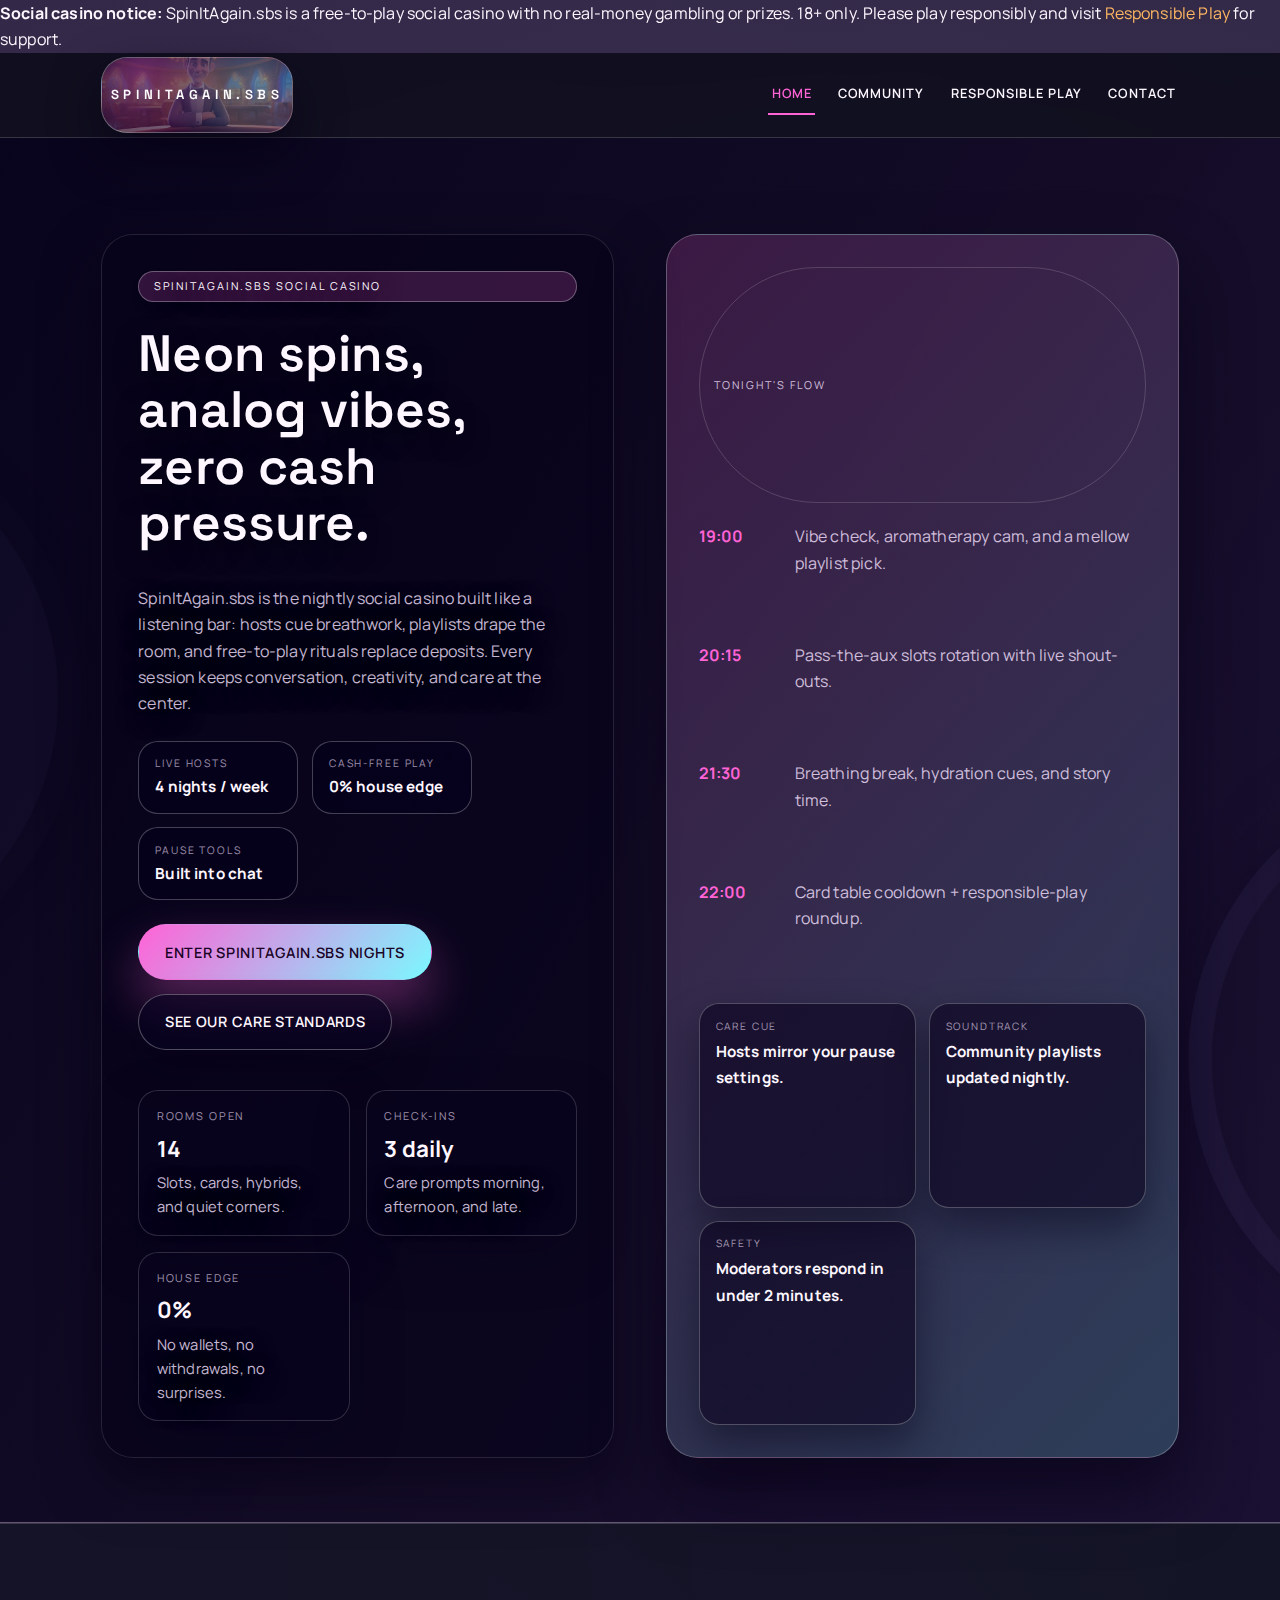
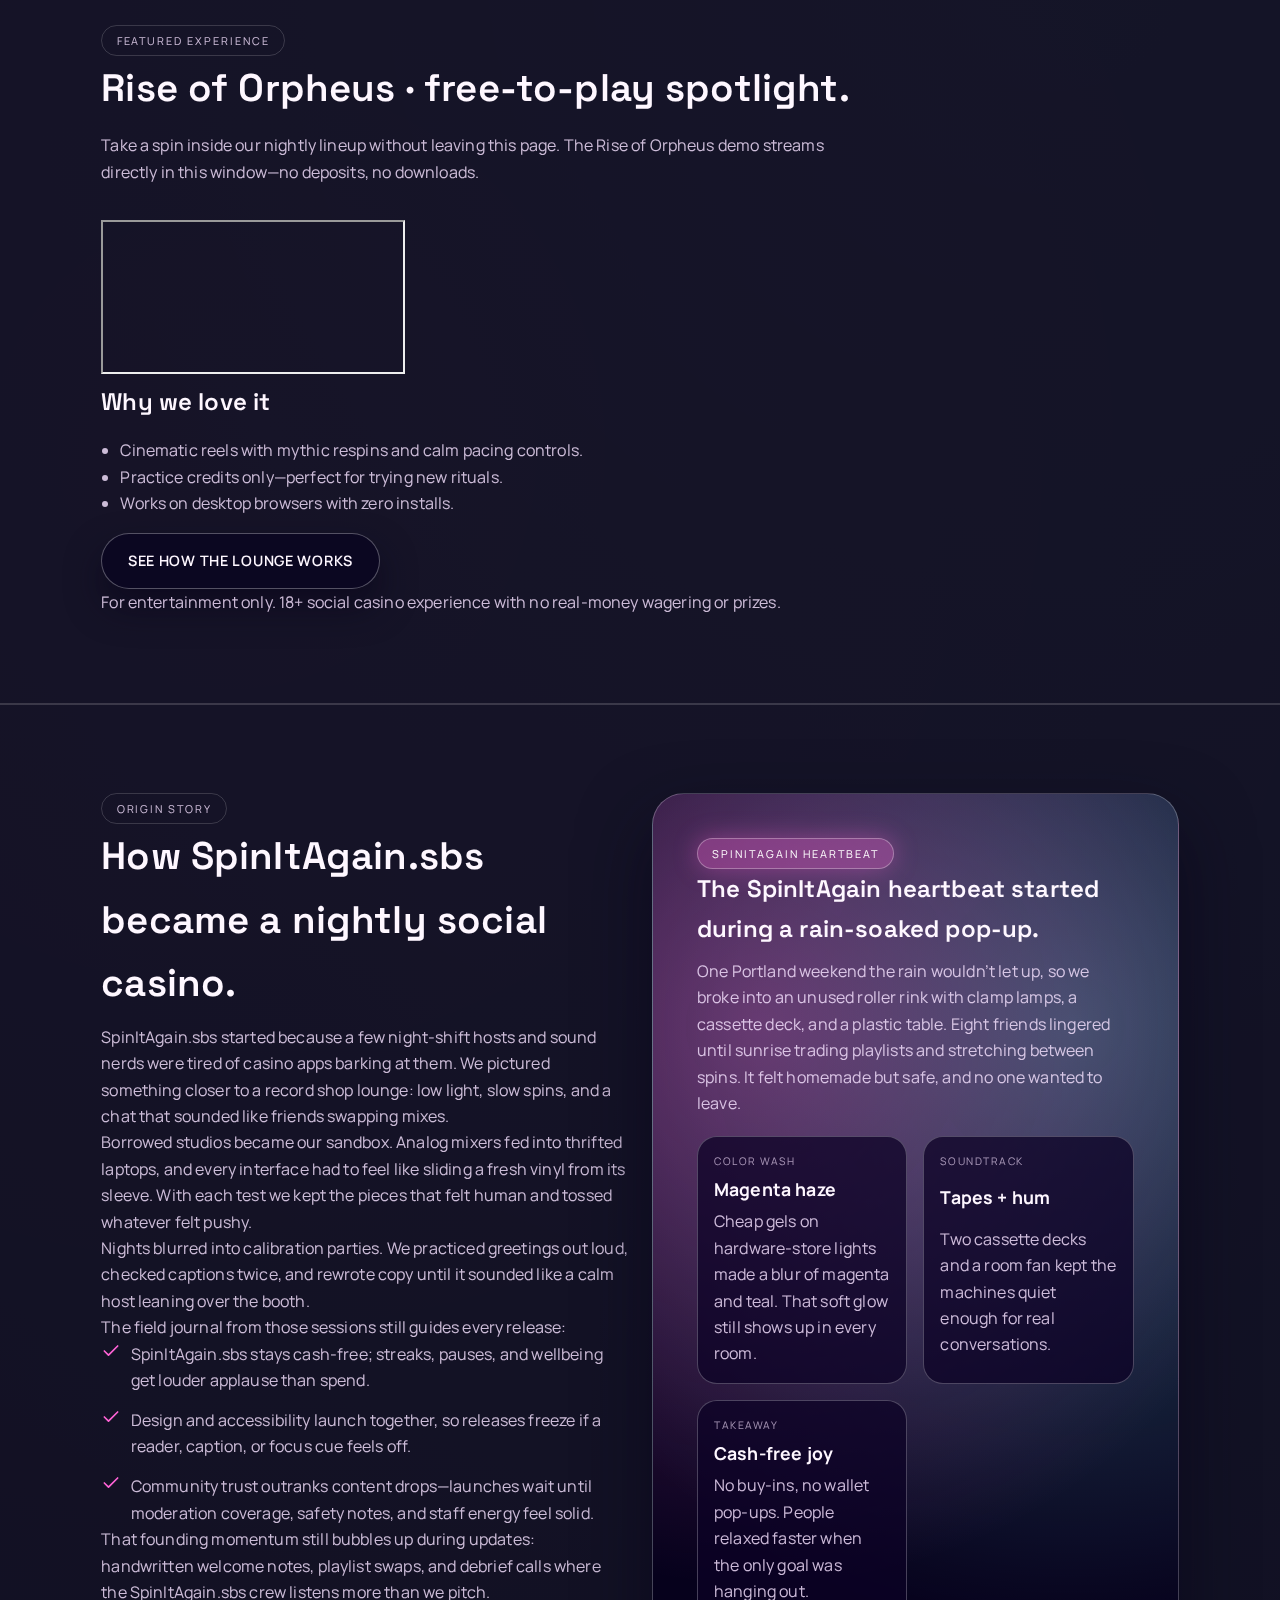
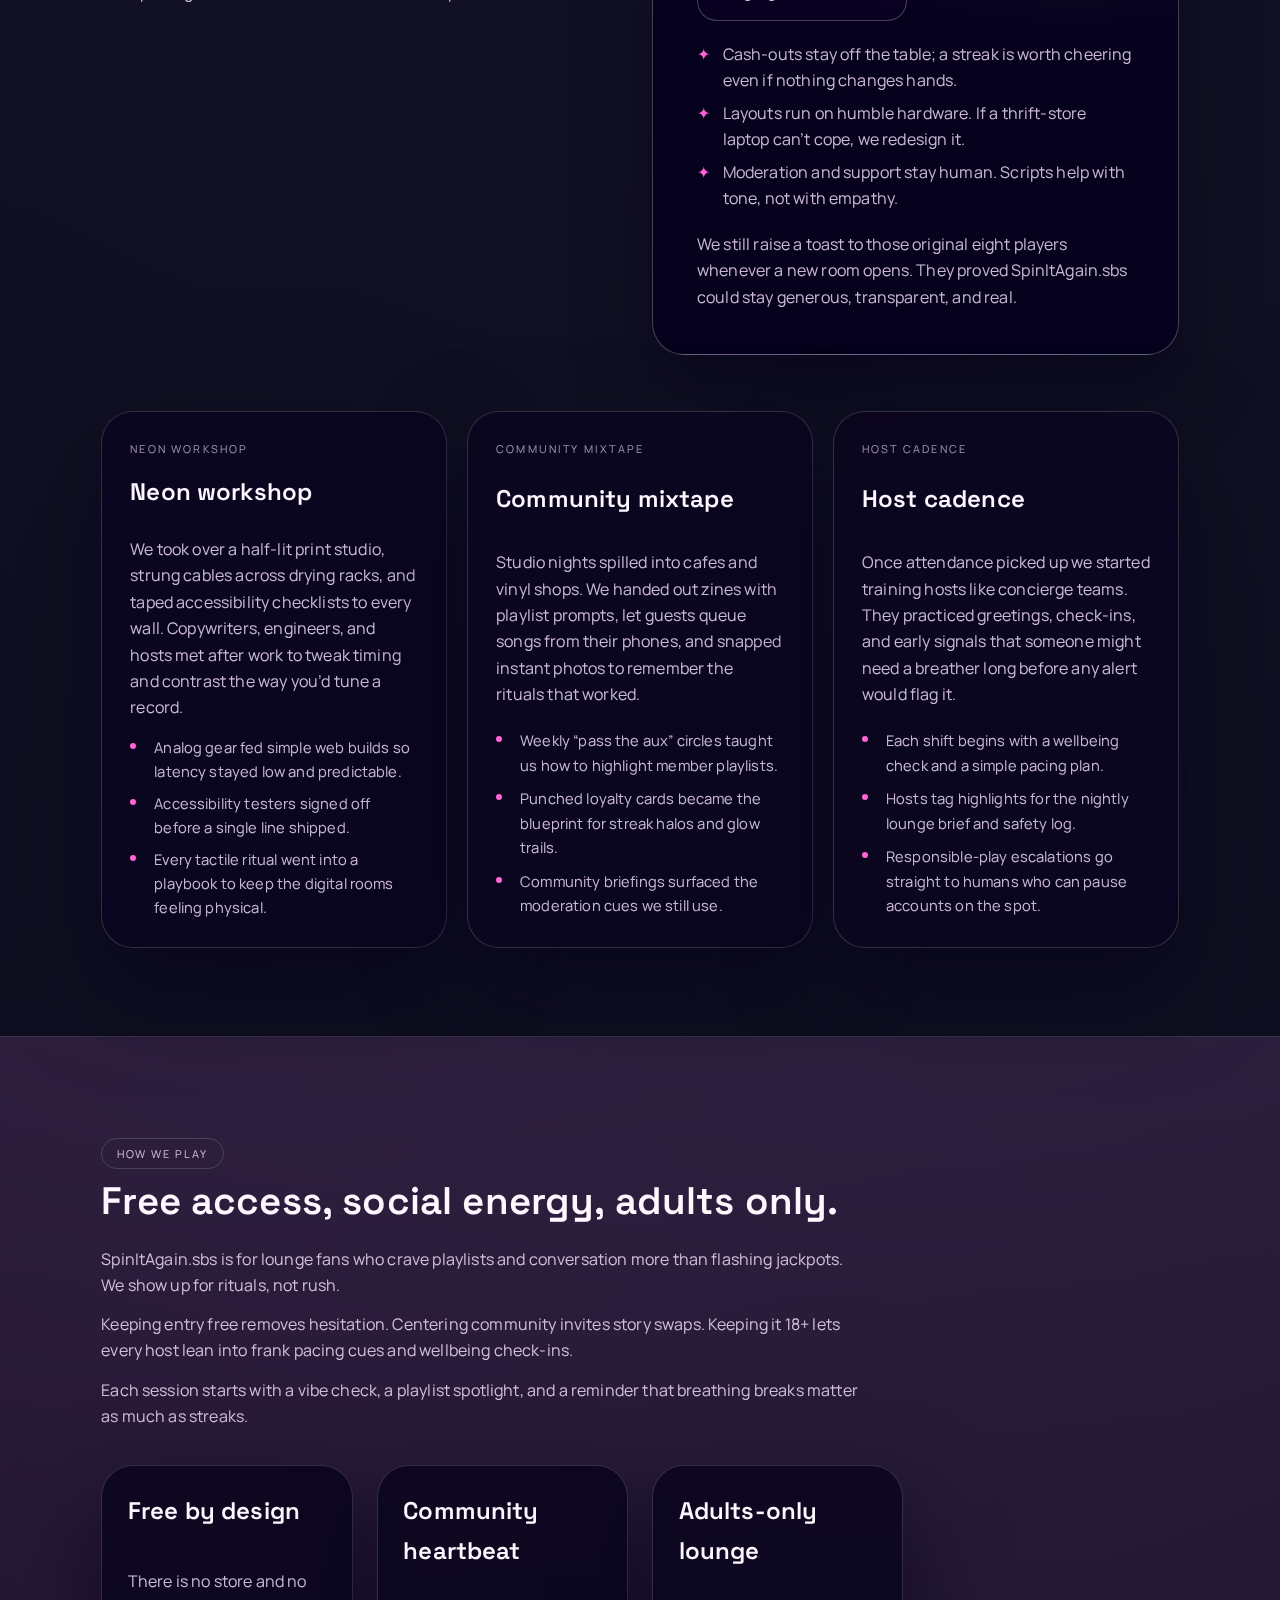
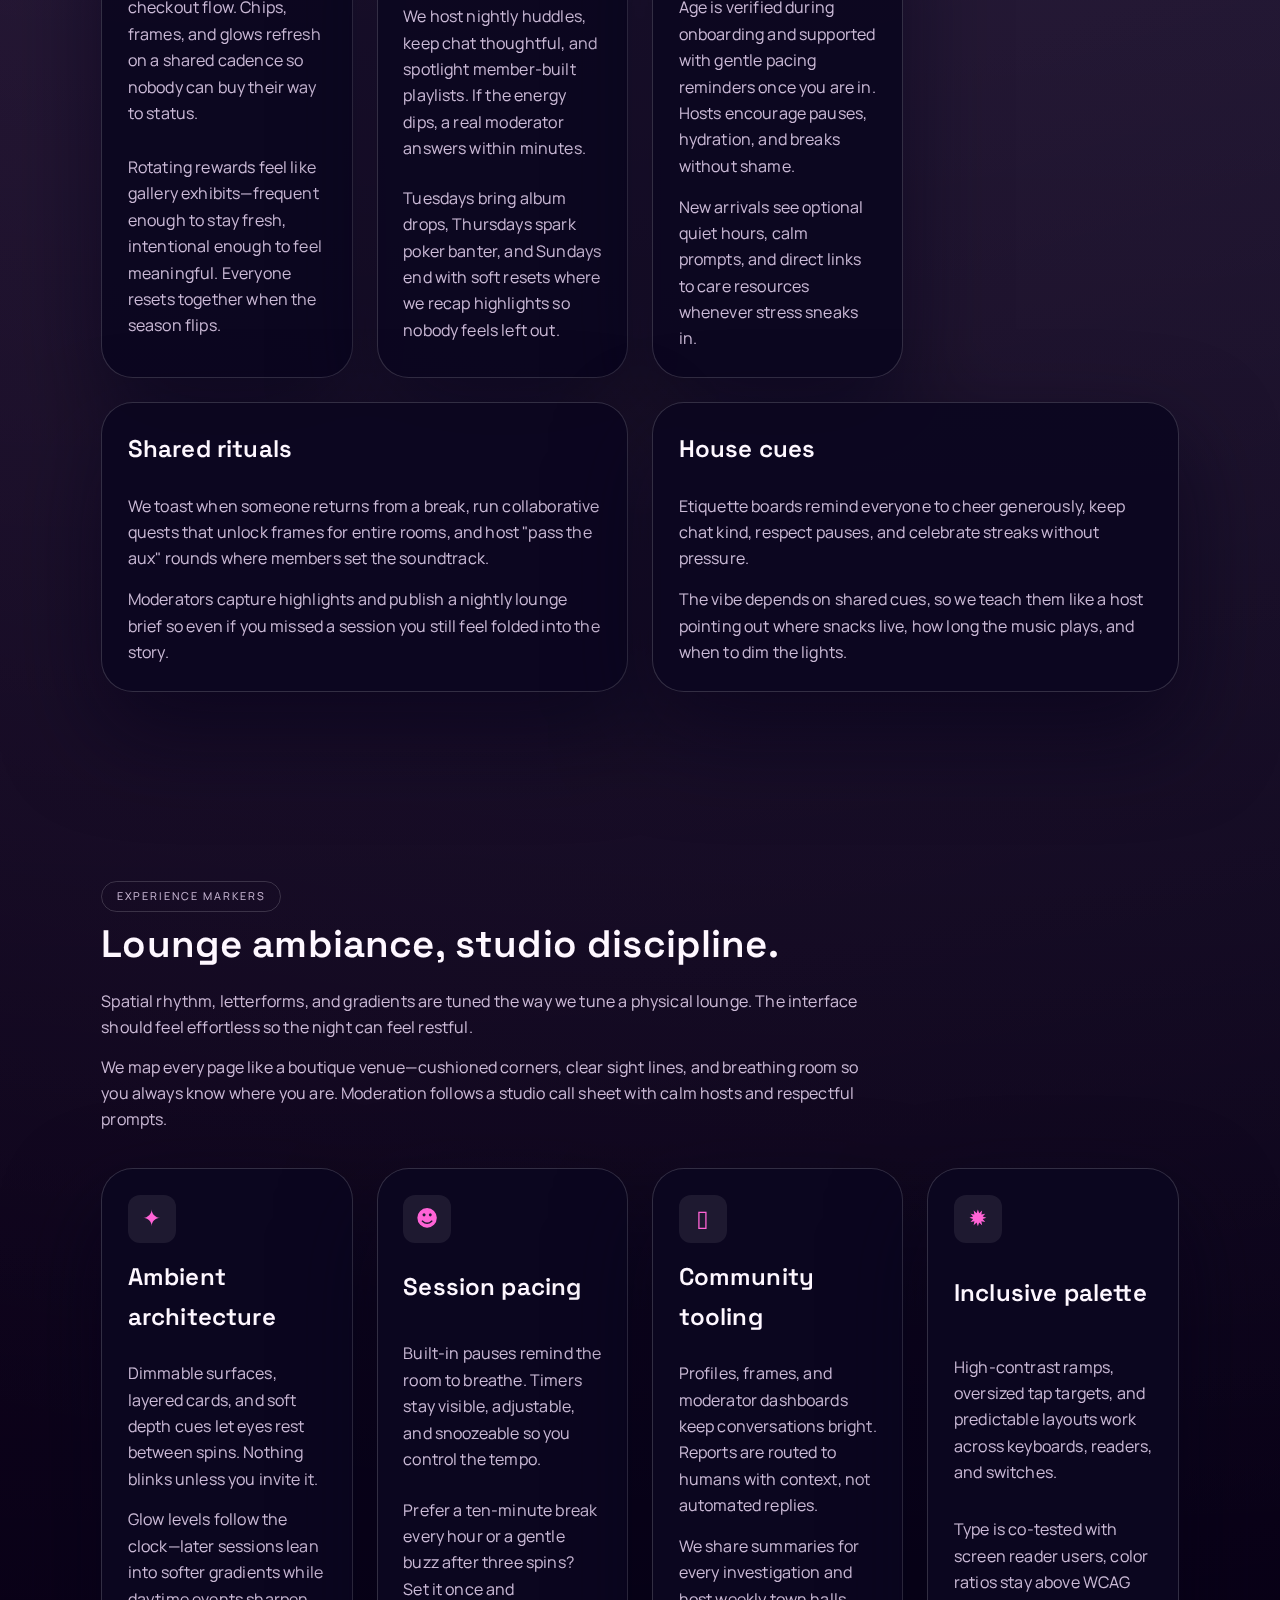
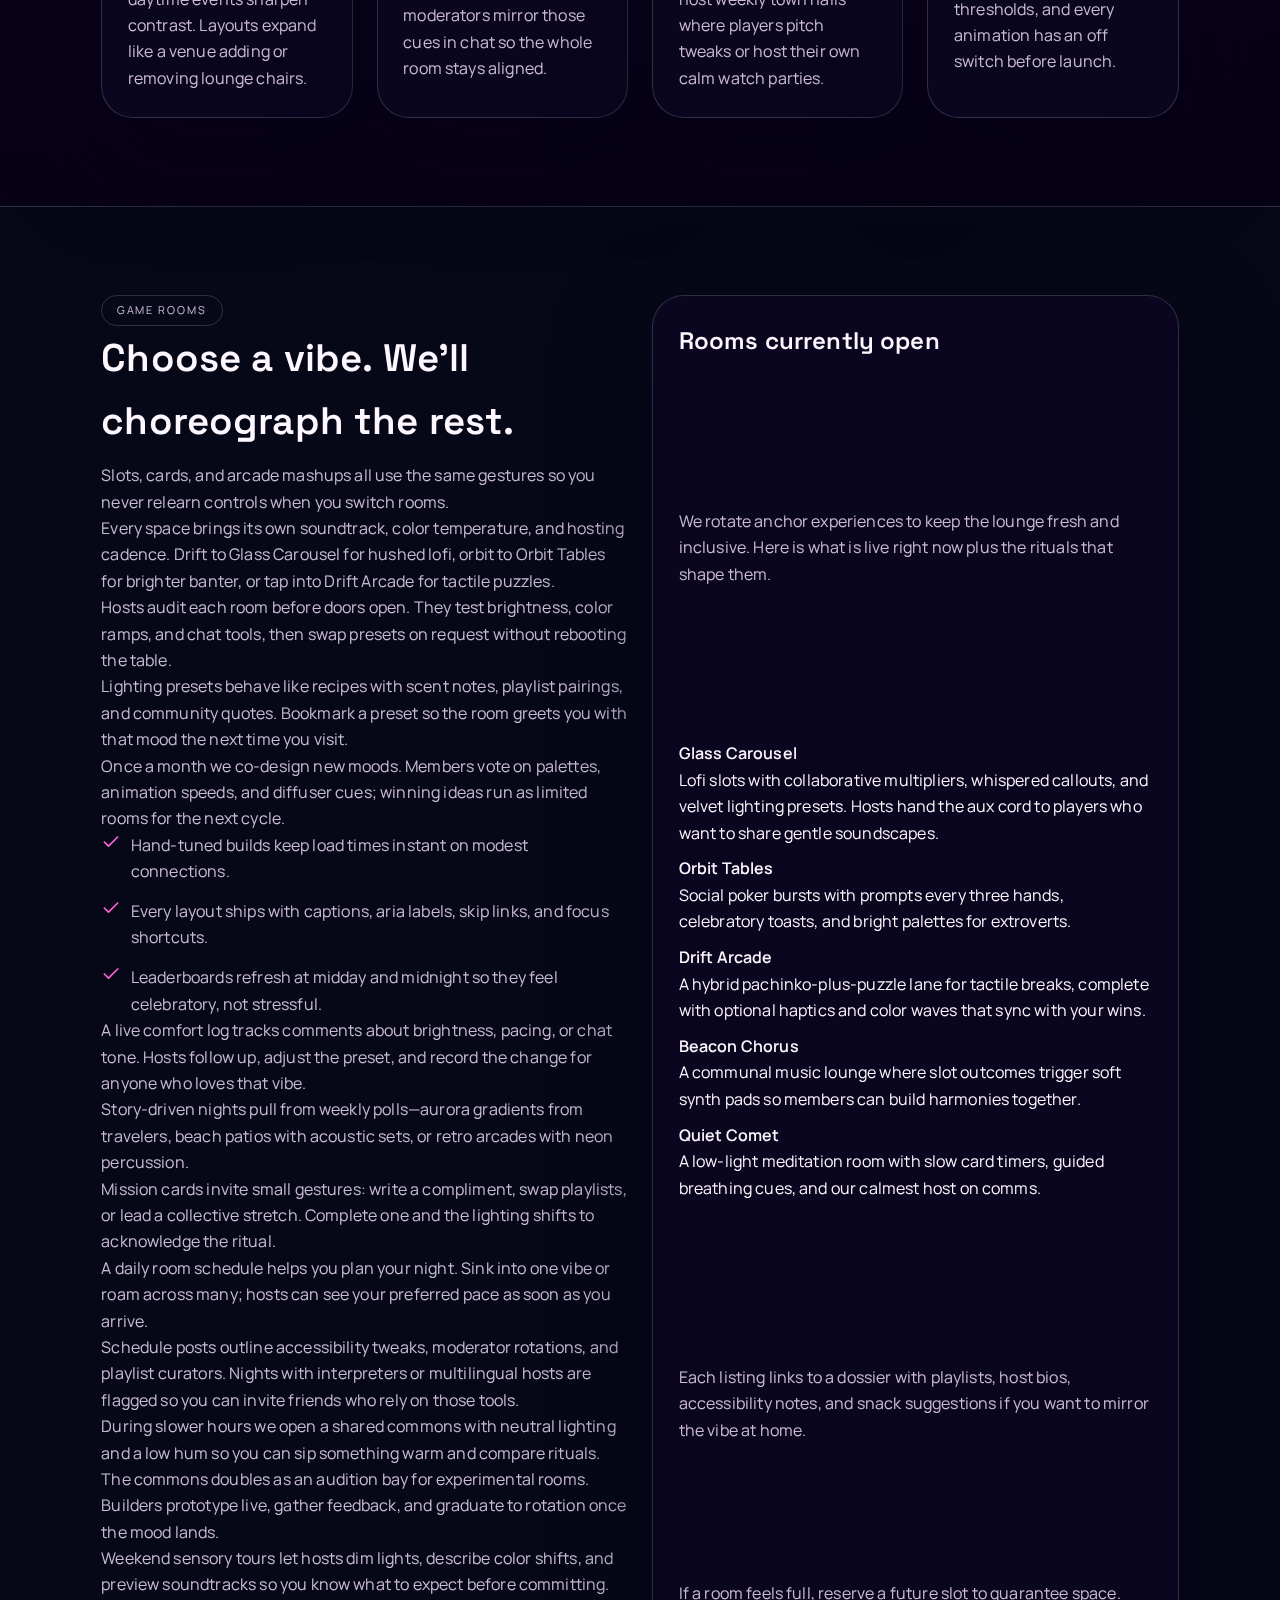
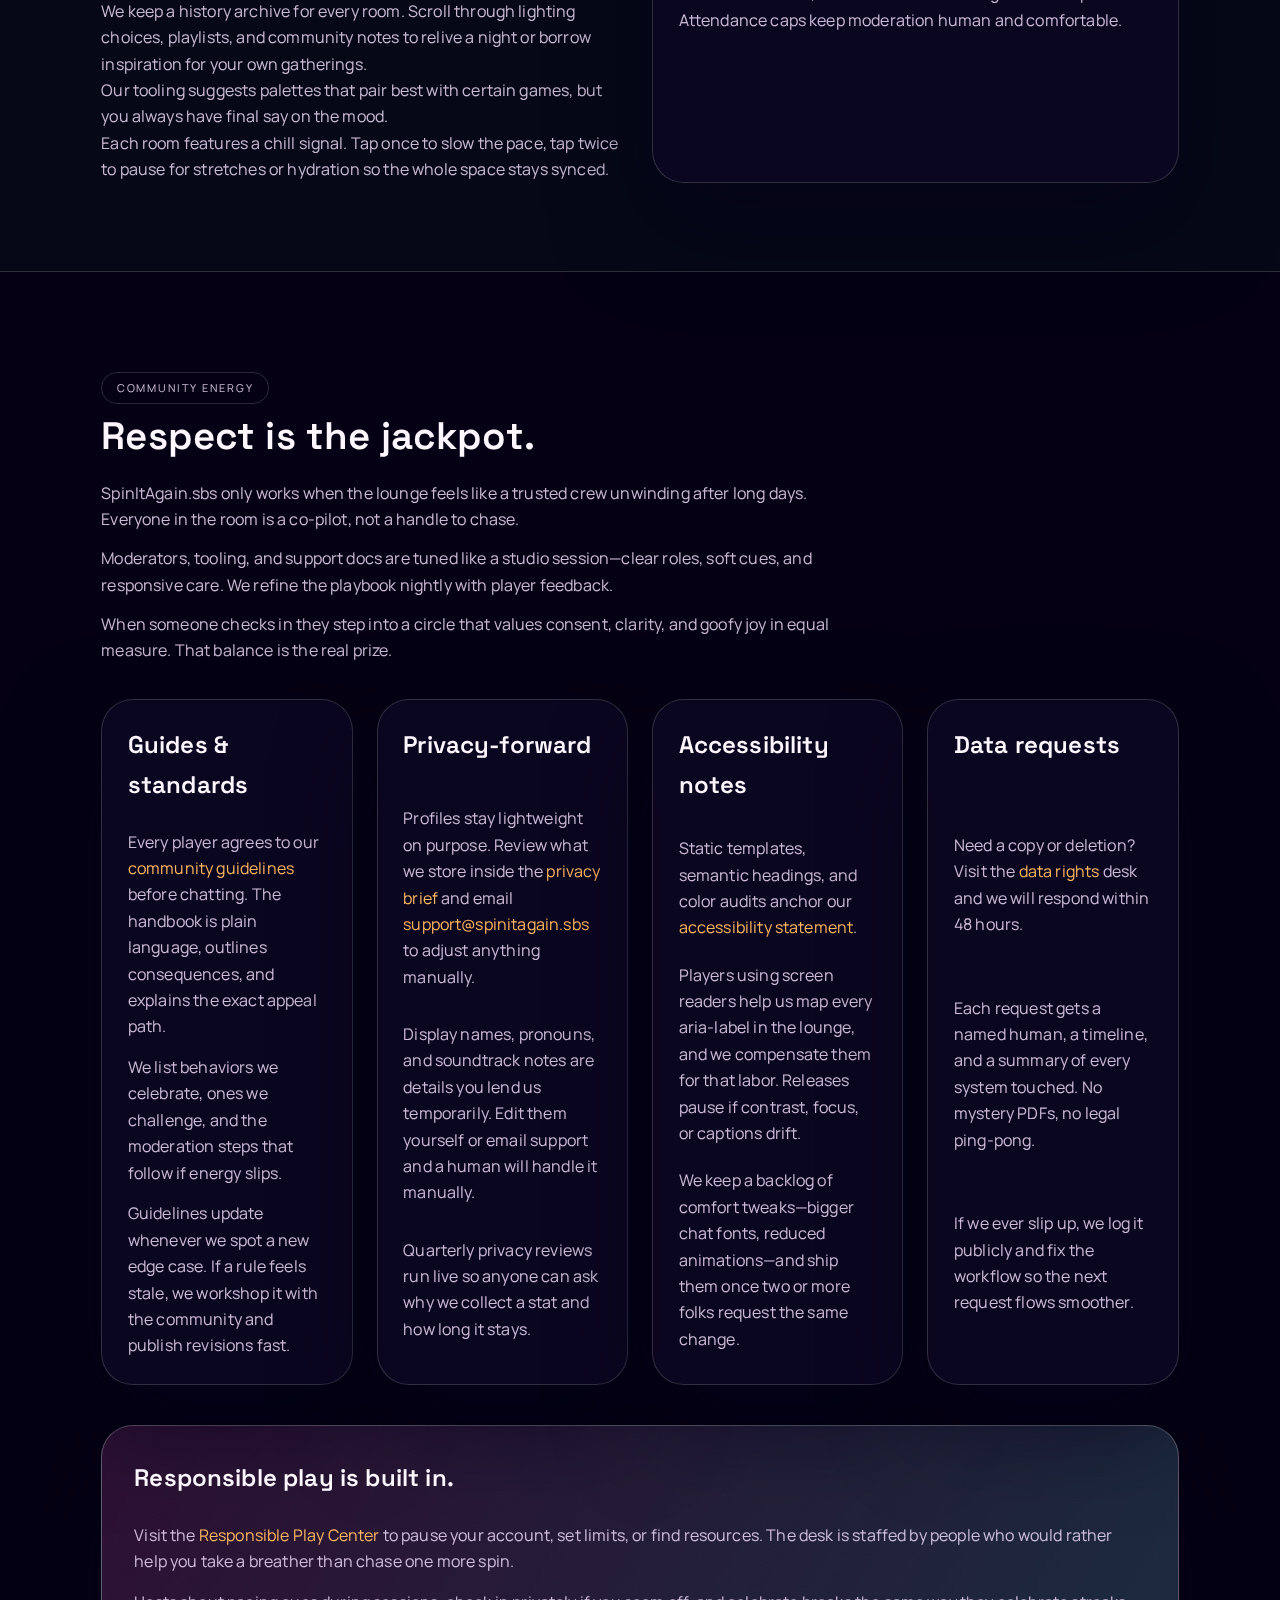
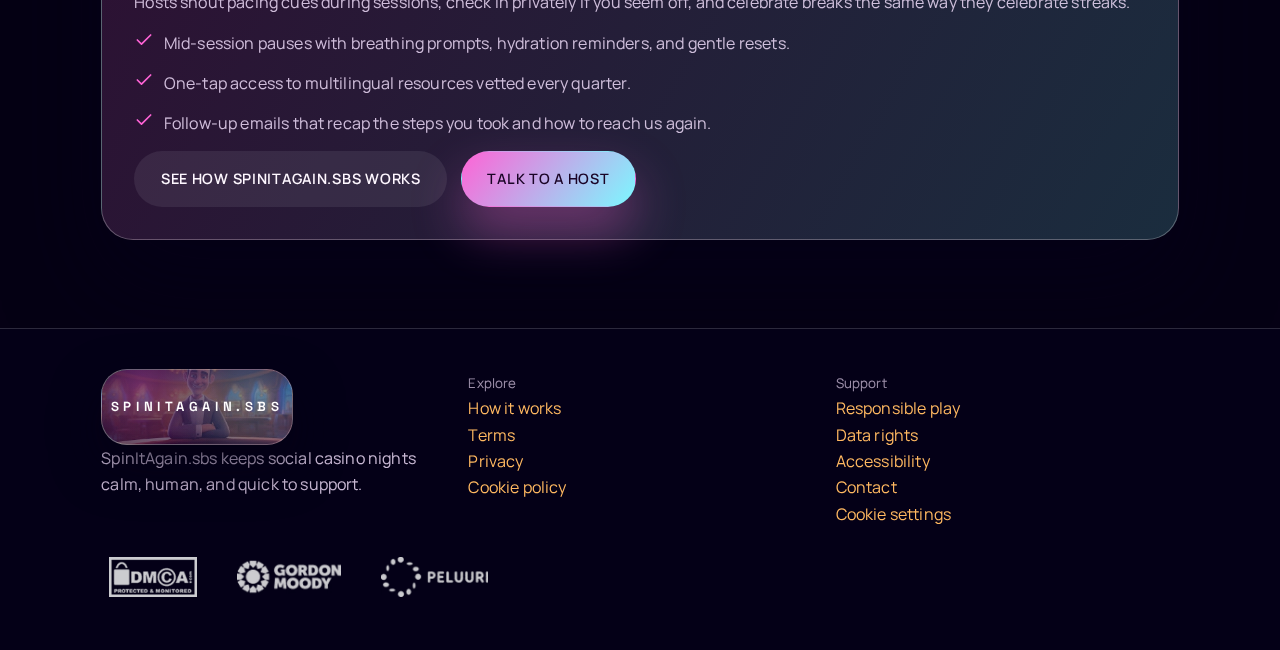
<file: index.html>
﻿<!doctype html>
<html lang="en">
<head>
  <meta charset="utf-8">
  <meta name="viewport" content="width=device-width, initial-scale=1">
  <meta http-equiv="Content-Language" content="en-US">
  <meta name="theme-color" content="#ff63d6">
  <title>SpinItAgain.sbs Social Casino | Neon Nightly Lounge</title>
  <meta name="description" content="SpinItAgain.sbs is the neon social casino lounge with live hosts, mindful rituals, playlists, and zero cash play.">
  <meta name="keywords" content="SpinItAgain.sbs, social casino, cash-free spins, mindful gaming, neon lounge, hosted rooms">
  <meta name="robots" content="index, follow">
  <meta property="og:site_name" content="SpinItAgain.sbs">
  <meta property="og:title" content="SpinItAgain.sbs Social Casino | Neon Nightly Lounge">
  <meta property="og:description" content="SpinItAgain.sbs is the neon social casino lounge with live hosts, mindful rituals, playlists, and zero cash play.">
  <meta property="og:type" content="website">
  <meta property="og:url" content="https://spinitagain.sbs/">
  <meta name="twitter:card" content="summary_large_image">
  <meta name="twitter:title" content="SpinItAgain.sbs Social Casino | Neon Nightly Lounge">
  <meta name="twitter:description" content="SpinItAgain.sbs is the neon social casino lounge with live hosts, mindful rituals, playlists, and zero cash play.">
  <link rel="canonical" href="https://spinitagain.sbs/">
  <link rel="alternate" href="https://spinitagain.sbs/" hreflang="en">
  <link rel="alternate" href="https://spinitagain.sbs/" hreflang="x-default">

  <link rel="icon" href="/favicon.ico" sizes="any">
  <link rel="stylesheet" href="/styles.css?v=3">
  <meta http-equiv="Cache-Control" content="no-cache, no-store, must-revalidate">
  <meta http-equiv="Pragma" content="no-cache">
  <meta http-equiv="Expires" content="0">

</head>
<body>
  <a class="skip-link" href="#main-content">Skip to main content</a>
  <div class="notice-bar" role="status" aria-live="polite">
    <strong>Social casino notice:</strong> SpinItAgain.sbs is a free-to-play social casino with no real-money gambling or prizes. 18+ only. Please play responsibly and visit <a href="/responsible-play/">Responsible Play</a> for support.
  </div>

  <header class="site-header">
    <div class="shell header__inner">
      <a class="brand" href="/" aria-label="SpinItAgain.sbs home">
                <div class='brand__logo' role='img' aria-label='SpinItAgain.sbs neon domain logo'>
          <span aria-hidden='true'>SPINITAGAIN.SBS</span>
        </div>
      </a>

      <nav class="site-nav" aria-label="Primary">
        <a href="/" aria-current="page">Home</a>
        <a href="/community/">Community</a>
        <a href="/responsible-play/">Responsible Play</a>
        <a href="/contact/">Contact</a>
      </nav>
    </div>
  </header>

  <main id="main-content">
    <section class="hero hero--simple" id="overview">
      <!-- Decorative color orbits keep the hero feeling alive without blocking content -->
      <div class="color-orbits" aria-hidden="true">
        <div class="color-orbit color-orbit--one"></div>
        <div class="color-orbit color-orbit--two"></div>
        <div class="color-orbit color-orbit--three"></div>
      </div>
      <div class="shell hero__simple">
        <div class="hero__grid hero__grid--primary">
          <div class="hero__content">
            <p class="pill">SpinItAgain.sbs Social Casino</p>
            <h1>Neon spins, analog vibes, zero cash pressure.</h1>
            <p>SpinItAgain.sbs is the nightly social casino built like a listening bar: hosts cue breathwork, playlists drape the room, and free-to-play rituals replace deposits. Every session keeps conversation, creativity, and care at the center.</p>
            <div class="hero__badge-row" aria-label="Why players show up">
              <div class="hero-badge">
                <span>Live hosts</span>
                <strong>4 nights / week</strong>
              </div>
              <div class="hero-badge">
                <span>Cash-free play</span>
                <strong>0% house edge</strong>
              </div>
              <div class="hero-badge">
                <span>Pause tools</span>
                <strong>Built into chat</strong>
              </div>
            </div>
            <div class="button-row">
              <a class="btn btn--primary" href="#experience">Enter SpinItAgain.sbs nights</a>
              <a class="btn btn--ghost" href="/responsible-play/">See our care standards</a>
            </div>
            <div class="hero__meta-grid" aria-label="Lounge metrics">
              <div class="hero__metric">
                <small>Rooms open</small>
                <strong>14</strong>
                <p>Slots, cards, hybrids, and quiet corners.</p>
              </div>
              <div class="hero__metric">
                <small>Check-ins</small>
                <strong>3 daily</strong>
                <p>Care prompts morning, afternoon, and late.</p>
              </div>
              <div class="hero__metric">
                <small>House edge</small>
                <strong>0%</strong>
                <p>No wallets, no withdrawals, no surprises.</p>
              </div>
            </div>
          </div>
          <div class="hero__card hero__card--highlight">
            <p class="pill">Tonight's flow</p>
            <ul class="hero__schedule">
              <li>
                <strong>19:00</strong>
                <span>Vibe check, aromatherapy cam, and a mellow playlist pick.</span>
              </li>
              <li>
                <strong>20:15</strong>
                <span>Pass-the-aux slots rotation with live shout-outs.</span>
              </li>
              <li>
                <strong>21:30</strong>
                <span>Breathing break, hydration cues, and story time.</span>
              </li>
              <li>
                <strong>22:00</strong>
                <span>Card table cooldown + responsible-play roundup.</span>
              </li>
            </ul>
            <div class="hero__chip-grid" aria-label="Care cues">
              <div class="hero__chip">
                <small>Care cue</small>
                <strong>Hosts mirror your pause settings.</strong>
              </div>
              <div class="hero__chip">
                <small>Soundtrack</small>
                <strong>Community playlists updated nightly.</strong>
              </div>
              <div class="hero__chip">
                <small>Safety</small>
                <strong>Moderators respond in under 2 minutes.</strong>
              </div>
            </div>
          </div>
        </div>
  </div>
</section>



    <section class="section section--contrast" id="featured-game">
      <div class="shell">
        <div class="section__header">
          <p class="pill">Featured experience</p>
          <h2>Rise of Orpheus · free-to-play spotlight.</h2>
          <p>Take a spin inside our nightly lineup without leaving this page. The Rise of Orpheus demo streams directly in this window&mdash;no deposits, no downloads.</p>
        </div>
        <div class="game-showcase">
          <div class="game-showcase__media">
            <iframe
              src="https://released.playngonetwork.com/casino/ContainerLauncher?pid=2&amp;gid=riseoforpheus&amp;lang=en_GB&amp;practice=1&amp;channel=desktop&amp;demo=2"
              title="Rise of Orpheus demo"
              loading="lazy"
              allowfullscreen
              referrerpolicy="no-referrer"
            ></iframe>
          </div>
          <div class="game-showcase__info">
            <div>
              <h3>Why we love it</h3>
              <ul>
                <li>Cinematic reels with mythic respins and calm pacing controls.</li>
                <li>Practice credits only&mdash;perfect for trying new rituals.</li>
                <li>Works on desktop browsers with zero installs.</li>
              </ul>
            </div>
            <div class="game-showcase__actions button-row">
              <a class="btn btn--ghost" href="#how-we-play">See how the lounge works</a>
            </div>
            <p class="game-showcase__disclaimer">For entertainment only. 18+ social casino experience with no real-money wagering or prizes.</p>
          </div>
        </div>
      </div>
    </section>



    <section class="section section--contrast" id="origin">
      <div class="shell">
        <div class="grid-split origin__intro">
          <div>
            <p class="pill">Origin story</p>
            <h2>How SpinItAgain.sbs became a nightly social casino.</h2>
            <p>SpinItAgain.sbs started because a few night-shift hosts and sound nerds were tired of casino apps barking at them. We pictured something closer to a record shop lounge: low light, slow spins, and a chat that sounded like friends swapping mixes.</p>
            <p>Borrowed studios became our sandbox. Analog mixers fed into thrifted laptops, and every interface had to feel like sliding a fresh vinyl from its sleeve. With each test we kept the pieces that felt human and tossed whatever felt pushy.</p>
            <p>Nights blurred into calibration parties. We practiced greetings out loud, checked captions twice, and rewrote copy until it sounded like a calm host leaning over the booth.</p>
            <p>The field journal from those sessions still guides every release:</p>
            <ul class="checklist" aria-label="Founding promises">
              <li>
                <svg viewBox="0 0 24 24" fill="none" stroke="currentColor" stroke-width="2" stroke-linecap="round" stroke-linejoin="round"><polyline points="20 6 9 17 4 12"/></svg>
                <span>SpinItAgain.sbs stays cash-free; streaks, pauses, and wellbeing get louder applause than spend.</span>
              </li>
              <li>
                <svg viewBox="0 0 24 24" fill="none" stroke="currentColor" stroke-width="2" stroke-linecap="round" stroke-linejoin="round"><polyline points="20 6 9 17 4 12"/></svg>
                <span>Design and accessibility launch together, so releases freeze if a reader, caption, or focus cue feels off.</span>
              </li>
              <li>
                <svg viewBox="0 0 24 24" fill="none" stroke="currentColor" stroke-width="2" stroke-linecap="round" stroke-linejoin="round"><polyline points="20 6 9 17 4 12"/></svg>
                <span>Community trust outranks content drops&mdash;launches wait until moderation coverage, safety notes, and staff energy feel solid.</span>
              </li>
            </ul>
            <p>That founding momentum still bubbles up during updates: handwritten welcome notes, playlist swaps, and debrief calls where the SpinItAgain.sbs crew listens more than we pitch.</p>
          </div>
          <div class="origin__spark" aria-labelledby="spark-title">
            <div class="origin__spark-header">
              <p class="pill pill--glow">SpinItAgain heartbeat</p>
              <h3 id="spark-title">The SpinItAgain heartbeat started during a rain-soaked pop-up.</h3>
              <p>One Portland weekend the rain wouldn’t let up, so we broke into an unused roller rink with clamp lamps, a cassette deck, and a plastic table. Eight friends lingered until sunrise trading playlists and stretching between spins. It felt homemade but safe, and no one wanted to leave.</p>
            </div>
            <div class="origin__spark-grid">
              <div class="spark-chip">
                <small>Color wash</small>
                <strong>Magenta haze</strong>
                <p>Cheap gels on hardware-store lights made a blur of magenta and teal. That soft glow still shows up in every room.</p>
              </div>
              <div class="spark-chip">
                <small>Soundtrack</small>
                <strong>Tapes + hum</strong>
                <p>Two cassette decks and a room fan kept the machines quiet enough for real conversations.</p>
              </div>
              <div class="spark-chip">
                <small>Takeaway</small>
                <strong>Cash-free joy</strong>
                <p>No buy-ins, no wallet pop-ups. People relaxed faster when the only goal was hanging out.</p>
              </div>
            </div>
            <ul class="origin__spark-list" aria-label="Principles that still guide us">
              <li>Cash-outs stay off the table; a streak is worth cheering even if nothing changes hands.</li>
              <li>Layouts run on humble hardware. If a thrift-store laptop can’t cope, we redesign it.</li>
              <li>Moderation and support stay human. Scripts help with tone, not with empathy.</li>
            </ul>
            <p>We still raise a toast to those original eight players whenever a new room opens. They proved SpinItAgain.sbs could stay generous, transparent, and real.</p>
          </div>
        </div>
        <div class="origin__phases" aria-label="Build phases">
          <article class="phase-card">
            <div class="phase-card__label">Neon workshop</div>
            <h3>Neon workshop</h3>
            <p>We took over a half-lit print studio, strung cables across drying racks, and taped accessibility checklists to every wall. Copywriters, engineers, and hosts met after work to tweak timing and contrast the way you’d tune a record.</p>
            <ul class="phase-card__list">
              <li>Analog gear fed simple web builds so latency stayed low and predictable.</li>
              <li>Accessibility testers signed off before a single line shipped.</li>
              <li>Every tactile ritual went into a playbook to keep the digital rooms feeling physical.</li>
            </ul>
          </article>
          <article class="phase-card">
            <div class="phase-card__label">Community mixtape</div>
            <h3>Community mixtape</h3>
            <p>Studio nights spilled into cafes and vinyl shops. We handed out zines with playlist prompts, let guests queue songs from their phones, and snapped instant photos to remember the rituals that worked.</p>
            <ul class="phase-card__list">
              <li>Weekly “pass the aux” circles taught us how to highlight member playlists.</li>
              <li>Punched loyalty cards became the blueprint for streak halos and glow trails.</li>
              <li>Community briefings surfaced the moderation cues we still use.</li>
            </ul>
          </article>
          <article class="phase-card">
            <div class="phase-card__label">Host cadence</div>
            <h3>Host cadence</h3>
            <p>Once attendance picked up we started training hosts like concierge teams. They practiced greetings, check-ins, and early signals that someone might need a breather long before any alert would flag it.</p>
            <ul class="phase-card__list">
              <li>Each shift begins with a wellbeing check and a simple pacing plan.</li>
              <li>Hosts tag highlights for the nightly lounge brief and safety log.</li>
              <li>Responsible-play escalations go straight to humans who can pause accounts on the spot.</li>
            </ul>
          </article>
        </div>
      </div>
    </section>

    <section class="section" id="how-we-play">

      <div class="shell">

        <div class="section__header">

          <p class="pill">How we play</p>

          <h2>Free access, social energy, adults only.</h2>

          <p>SpinItAgain.sbs is for lounge fans who crave playlists and conversation more than flashing jackpots. We show up for rituals, not rush.</p>

          <p>Keeping entry free removes hesitation. Centering community invites story swaps. Keeping it 18+ lets every host lean into frank pacing cues and wellbeing check-ins.</p>

          <p>Each session starts with a vibe check, a playlist spotlight, and a reminder that breathing breaks matter as much as streaks.</p>

        </div>

        <div class="content-grid">

          <article class="content-card">

            <h3>Free by design</h3>

            <p>There is no store and no checkout flow. Chips, frames, and glows refresh on a shared cadence so nobody can buy their way to status.</p>

            <p>Rotating rewards feel like gallery exhibits&mdash;frequent enough to stay fresh, intentional enough to feel meaningful. Everyone resets together when the season flips.</p>

          </article>

          <article class="content-card">

            <h3>Community heartbeat</h3>

            <p>We host nightly huddles, keep chat thoughtful, and spotlight member-built playlists. If the energy dips, a real moderator answers within minutes.</p>

            <p>Tuesdays bring album drops, Thursdays spark poker banter, and Sundays end with soft resets where we recap highlights so nobody feels left out.</p>

          </article>

          <article class="content-card">

            <h3>Adults-only lounge</h3>

            <p>Age is verified during onboarding and supported with gentle pacing reminders once you are in. Hosts encourage pauses, hydration, and breaks without shame.</p>

            <p>New arrivals see optional quiet hours, calm prompts, and direct links to care resources whenever stress sneaks in.</p>

          </article>

          <article class="content-card content-card--wide">

            <h3>Shared rituals</h3>

            <p>We toast when someone returns from a break, run collaborative quests that unlock frames for entire rooms, and host "pass the aux" rounds where members set the soundtrack.</p>

            <p>Moderators capture highlights and publish a nightly lounge brief so even if you missed a session you still feel folded into the story.</p>

          </article>

          <article class="content-card content-card--wide">

            <h3>House cues</h3>

            <p>Etiquette boards remind everyone to cheer generously, keep chat kind, respect pauses, and celebrate streaks without pressure.</p>

            <p>The vibe depends on shared cues, so we teach them like a host pointing out where snacks live, how long the music plays, and when to dim the lights.</p>

          </article>

        </div>

      </div>

    </section>

    <section class="section" id="experience">

      <div class="shell">

        <div class="section__header">

          <p class="pill">Experience markers</p>

          <h2>Lounge ambiance, studio discipline.</h2>

          <p>Spatial rhythm, letterforms, and gradients are tuned the way we tune a physical lounge. The interface should feel effortless so the night can feel restful.</p>

          <p>We map every page like a boutique venue&mdash;cushioned corners, clear sight lines, and breathing room so you always know where you are. Moderation follows a studio call sheet with calm hosts and respectful prompts.</p>

        </div>

        <div class="feature-grid">

          <article class="feature-card">

            <div class="feature-card__icon" aria-hidden="true">&#10022;</div>

            <h3>Ambient architecture</h3>

            <p>Dimmable surfaces, layered cards, and soft depth cues let eyes rest between spins. Nothing blinks unless you invite it.</p>

            <p>Glow levels follow the clock&mdash;later sessions lean into softer gradients while daytime events sharpen contrast. Layouts expand like a venue adding or removing lounge chairs.</p>

          </article>

          <article class="feature-card">

            <div class="feature-card__icon" aria-hidden="true">&#9787;</div>

            <h3>Session pacing</h3>

            <p>Built-in pauses remind the room to breathe. Timers stay visible, adjustable, and snoozeable so you control the tempo.</p>

            <p>Prefer a ten-minute break every hour or a gentle buzz after three spins? Set it once and moderators mirror those cues in chat so the whole room stays aligned.</p>

          </article>

          <article class="feature-card">

            <div class="feature-card__icon" aria-hidden="true">&#9647;</div>

            <h3>Community tooling</h3>

            <p>Profiles, frames, and moderator dashboards keep conversations bright. Reports are routed to humans with context, not automated replies.</p>

            <p>We share summaries for every investigation and host weekly town halls where players pitch tweaks or host their own calm watch parties.</p>

          </article>

          <article class="feature-card">

            <div class="feature-card__icon" aria-hidden="true">&#10041;</div>

            <h3>Inclusive palette</h3>

            <p>High-contrast ramps, oversized tap targets, and predictable layouts work across keyboards, readers, and switches.</p>

            <p>Type is co-tested with screen reader users, color ratios stay above WCAG thresholds, and every animation has an off switch before launch.</p>

          </article>

        </div>

      </div>

    </section>

    <section class="section section--contrast" id="rooms">

      <div class="shell grid-split">

        <div>

          <p class="pill">Game rooms</p>

          <h2>Choose a vibe. We'll choreograph the rest.</h2>

          <p>Slots, cards, and arcade mashups all use the same gestures so you never relearn controls when you switch rooms.</p>

          <p>Every space brings its own soundtrack, color temperature, and hosting cadence. Drift to Glass Carousel for hushed lofi, orbit to Orbit Tables for brighter banter, or tap into Drift Arcade for tactile puzzles.</p>

          <p>Hosts audit each room before doors open. They test brightness, color ramps, and chat tools, then swap presets on request without rebooting the table.</p>

          <p>Lighting presets behave like recipes with scent notes, playlist pairings, and community quotes. Bookmark a preset so the room greets you with that mood the next time you visit.</p>

          <p>Once a month we co-design new moods. Members vote on palettes, animation speeds, and diffuser cues; winning ideas run as limited rooms for the next cycle.</p>

          <ul class="checklist" aria-label="Room promises">

            <li>

              <svg viewBox="0 0 24 24" fill="none" stroke="currentColor" stroke-width="2" stroke-linecap="round" stroke-linejoin="round"><polyline points="20 6 9 17 4 12"/></svg>

              <span>Hand-tuned builds keep load times instant on modest connections.</span>

            </li>

            <li>

              <svg viewBox="0 0 24 24" fill="none" stroke="currentColor" stroke-width="2" stroke-linecap="round" stroke-linejoin="round"><polyline points="20 6 9 17 4 12"/></svg>

              <span>Every layout ships with captions, aria labels, skip links, and focus shortcuts.</span>

            </li>

            <li>

              <svg viewBox="0 0 24 24" fill="none" stroke="currentColor" stroke-width="2" stroke-linecap="round" stroke-linejoin="round"><polyline points="20 6 9 17 4 12"/></svg>

              <span>Leaderboards refresh at midday and midnight so they feel celebratory, not stressful.</span>

            </li>

          </ul>

          <p>A live comfort log tracks comments about brightness, pacing, or chat tone. Hosts follow up, adjust the preset, and record the change for anyone who loves that vibe.</p>

          <p>Story-driven nights pull from weekly polls&mdash;aurora gradients from travelers, beach patios with acoustic sets, or retro arcades with neon percussion.</p>

          <p>Mission cards invite small gestures: write a compliment, swap playlists, or lead a collective stretch. Complete one and the lighting shifts to acknowledge the ritual.</p>

          <p>A daily room schedule helps you plan your night. Sink into one vibe or roam across many; hosts can see your preferred pace as soon as you arrive.</p>

          <p>Schedule posts outline accessibility tweaks, moderator rotations, and playlist curators. Nights with interpreters or multilingual hosts are flagged so you can invite friends who rely on those tools.</p>

          <p>During slower hours we open a shared commons with neutral lighting and a low hum so you can sip something warm and compare rituals.</p>

          <p>The commons doubles as an audition bay for experimental rooms. Builders prototype live, gather feedback, and graduate to rotation once the mood lands.</p>

          <p>Weekend sensory tours let hosts dim lights, describe color shifts, and preview soundtracks so you know what to expect before committing.</p>

          <p>We keep a history archive for every room. Scroll through lighting choices, playlists, and community notes to relive a night or borrow inspiration for your own gatherings.</p>

          <p>Our tooling suggests palettes that pair best with certain games, but you always have final say on the mood.</p>

          <p>Each room features a chill signal. Tap once to slow the pace, tap twice to pause for stretches or hydration so the whole space stays synced.</p>

        </div>

        <div class="feature-card">

          <h3>Rooms currently open</h3>

          <p>We rotate anchor experiences to keep the lounge fresh and inclusive. Here is what is live right now plus the rituals that shape them.</p>

          <dl>

            <dt>Glass Carousel</dt>

            <dd>Lofi slots with collaborative multipliers, whispered callouts, and velvet lighting presets. Hosts hand the aux cord to players who want to share gentle soundscapes.</dd>

            <dt>Orbit Tables</dt>

            <dd>Social poker bursts with prompts every three hands, celebratory toasts, and bright palettes for extroverts.</dd>

            <dt>Drift Arcade</dt>

            <dd>A hybrid pachinko-plus-puzzle lane for tactile breaks, complete with optional haptics and color waves that sync with your wins.</dd>

            <dt>Beacon Chorus</dt>

            <dd>A communal music lounge where slot outcomes trigger soft synth pads so members can build harmonies together.</dd>

            <dt>Quiet Comet</dt>

            <dd>A low-light meditation room with slow card timers, guided breathing cues, and our calmest host on comms.</dd>

          </dl>

          <p>Each listing links to a dossier with playlists, host bios, accessibility notes, and snack suggestions if you want to mirror the vibe at home.</p>

          <p>If a room feels full, reserve a future slot to guarantee space. Attendance caps keep moderation human and comfortable.</p>

        </div>

      </div>

    </section>

    <section class="section" id="community">

      <div class="shell">

        <div class="section__header">

          <p class="pill">Community energy</p>

          <h2>Respect is the jackpot.</h2>

          <p>SpinItAgain.sbs only works when the lounge feels like a trusted crew unwinding after long days. Everyone in the room is a co-pilot, not a handle to chase.</p>

          <p>Moderators, tooling, and support docs are tuned like a studio session&mdash;clear roles, soft cues, and responsive care. We refine the playbook nightly with player feedback.</p>

          <p>When someone checks in they step into a circle that values consent, clarity, and goofy joy in equal measure. That balance is the real prize.</p>

        </div>

        <div class="support-grid">

          <article class="support-card">

            <h3>Guides & standards</h3>

            <p>Every player agrees to our <a href="/community-guidelines/">community guidelines</a> before chatting. The handbook is plain language, outlines consequences, and explains the exact appeal path.</p>

            <p>We list behaviors we celebrate, ones we challenge, and the moderation steps that follow if energy slips.</p>

            <p>Guidelines update whenever we spot a new edge case. If a rule feels stale, we workshop it with the community and publish revisions fast.</p>

          </article>

          <article class="support-card">

            <h3>Privacy-forward</h3>

            <p>Profiles stay lightweight on purpose. Review what we store inside the <a href="/privacy/">privacy brief</a> and email <a href="mailto:support@spinitagain.sbs">support@spinitagain.sbs</a> to adjust anything manually.</p>

            <p>Display names, pronouns, and soundtrack notes are details you lend us temporarily. Edit them yourself or email support and a human will handle it manually.</p>

            <p>Quarterly privacy reviews run live so anyone can ask why we collect a stat and how long it stays.</p>

          </article>

          <article class="support-card">

            <h3>Accessibility notes</h3>

            <p>Static templates, semantic headings, and color audits anchor our <a href="/accessibility/">accessibility statement</a>.</p>

            <p>Players using screen readers help us map every aria-label in the lounge, and we compensate them for that labor. Releases pause if contrast, focus, or captions drift.</p>

            <p>We keep a backlog of comfort tweaks&mdash;bigger chat fonts, reduced animations&mdash;and ship them once two or more folks request the same change.</p>

          </article>

          <article class="support-card">

            <h3>Data requests</h3>

            <p>Need a copy or deletion? Visit the <a href="/data-rights/">data rights</a> desk and we will respond within 48 hours.</p>

            <p>Each request gets a named human, a timeline, and a summary of every system touched. No mystery PDFs, no legal ping-pong.</p>

            <p>If we ever slip up, we log it publicly and fix the workflow so the next request flows smoother.</p>

          </article>

        </div>

        <div class="callout" style="margin-top:2.5rem;">

          <h3>Responsible play is built in.</h3>

          <p>Visit the <a href="/responsible-play/">Responsible Play Center</a> to pause your account, set limits, or find resources. The desk is staffed by people who would rather help you take a breather than chase one more spin.</p>

          <p>Hosts shout pacing cues during sessions, check in privately if you seem off, and celebrate breaks the same way they celebrate streaks.</p>

          <ul class="checklist" aria-label="Responsible play rituals">

            <li>

              <svg viewBox="0 0 24 24" fill="none" stroke="currentColor" stroke-width="2" stroke-linecap="round" stroke-linejoin="round"><polyline points="20 6 9 17 4 12"/></svg>

              <span>Mid-session pauses with breathing prompts, hydration reminders, and gentle resets.</span>

            </li>

            <li>

              <svg viewBox="0 0 24 24" fill="none" stroke="currentColor" stroke-width="2" stroke-linecap="round" stroke-linejoin="round"><polyline points="20 6 9 17 4 12"/></svg>

              <span>One-tap access to multilingual resources vetted every quarter.</span>

            </li>

            <li>

              <svg viewBox="0 0 24 24" fill="none" stroke="currentColor" stroke-width="2" stroke-linecap="round" stroke-linejoin="round"><polyline points="20 6 9 17 4 12"/></svg>

              <span>Follow-up emails that recap the steps you took and how to reach us again.</span>

            </li>

          </ul>

          <div class="button-row">

            <a class="btn btn--soft" href="/how-it-works/">See how SpinItAgain.sbs works</a>

            <a class="btn btn--primary" href="/contact/">Talk to a host</a>

          </div>

        </div>

      </div>

    </section>



  </main>  </main>

  <footer class="footer">
    <div class="shell footer__grid">
      <div>
        <a class="brand" href="/" aria-label="SpinItAgain.sbs home">
                  <div class='brand__logo' role='img' aria-label='SpinItAgain.sbs neon domain logo'>
          <span aria-hidden='true'>SPINITAGAIN.SBS</span>
        </div>
        </a>
        <p>SpinItAgain.sbs keeps social casino nights calm, human, and quick to support.</p>
      </div>
      <div>
        <small>Explore</small>
        <p><a href="/how-it-works/">How it works</a><br>
        <a href="/terms/">Terms</a><br>
        <a href="/privacy/">Privacy</a><br>
        <a href="/cookie-policy/">Cookie policy</a></p>
      </div>
      <div>
        <small>Support</small>
        <p><a href="/responsible-play/">Responsible play</a><br>
        <a href="/data-rights/">Data rights</a><br>
        <a href="/accessibility/">Accessibility</a><br>
        <a href="/contact/">Contact</a><br>
        <a href="/cookie-settings/">Cookie settings</a></p>
      </div>
    </div>
    <div class="shell footer__logos" aria-label="Safety and support partners">
      <a href="https://www.dmca.com/" target="_blank" rel="noopener nofollow">
        <img src="/public/images/footerimages/dmcaprotectionlogo.webp" alt="DMCA.com protection status">
      </a>
      <a href="https://www.gordonmoody.org.uk/" target="_blank" rel="noopener nofollow">
        <img src="/public/images/footerimages/gordonmoodywhitelogo.webp" alt="Gordon Moody charity">
      </a>
      <a href="https://peluuri.fi/en/" target="_blank" rel="noopener nofollow">
        <img src="/public/images/footerimages/peluurifoot.webp" alt="Peluuri helpline">
      </a>
    </div>
  </footer>
</body>
</html>
</file>
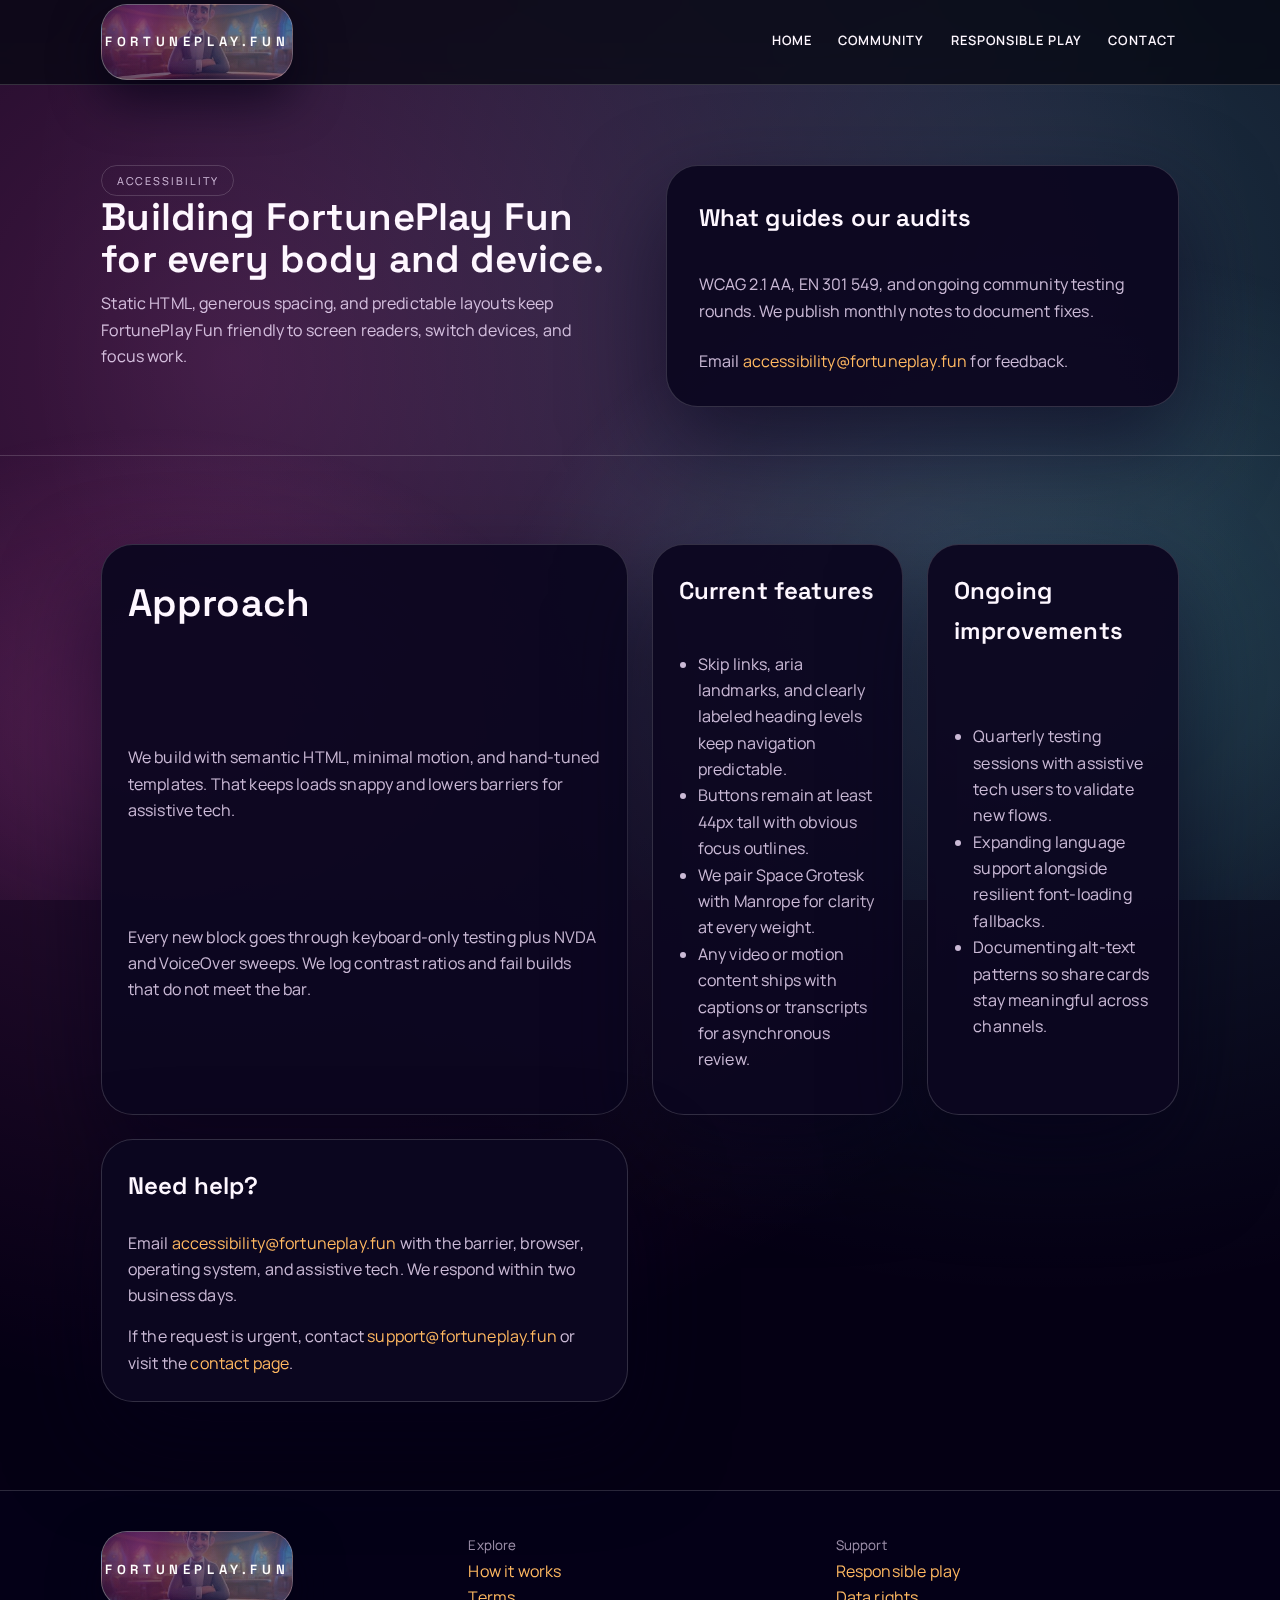
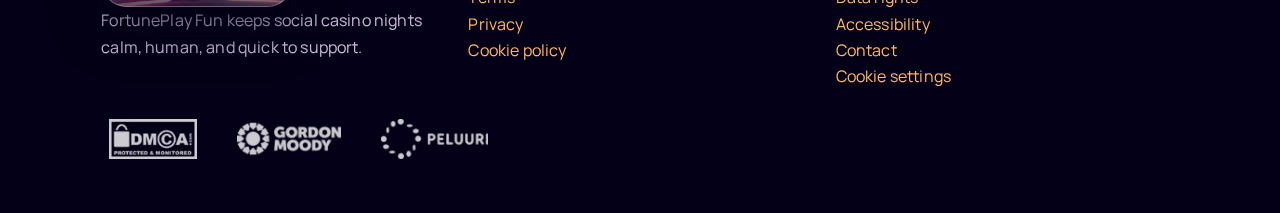
<file: accessibility/index.html>
<!doctype html>
<html lang="en">
<head>
  <meta charset="utf-8">
  <meta name="viewport" content="width=device-width, initial-scale=1">
  <meta name="theme-color" content="#f8cf5d">
  <title>Accessibility Statement | FortunePlay Fun</title>
  <meta name="description" content="Explore how FortunePlay Fun keeps the lounge accessible with WCAG 2.1 AA practices, predictable layouts, and quick human support.">
  <link rel="canonical" href="https://fortuneplay.fun/accessibility/">
  <meta property="og:site_name" content="FortunePlay Fun">
  <meta property="og:title" content="Accessibility Statement | FortunePlay Fun">
  <meta property="og:description" content="We design FortunePlay Fun with predictable navigation, high-contrast palettes, semantic HTML, and real humans for support.">
  <meta property="og:url" content="https://fortuneplay.fun/accessibility/">
  <meta property="og:type" content="website">
  <meta property="og:image" content="https://fortuneplay.fun/public/images/shareimage.webp">
  <meta property="og:image:alt" content="FortunePlay Fun share card">
  <meta name="twitter:card" content="summary_large_image">
  <meta name="twitter:title" content="Accessibility Statement | FortunePlay Fun">
  <meta name="twitter:description" content="Accessibility and respect guide every update in the FortunePlay Fun lounge.">
  <meta name="twitter:image" content="https://fortuneplay.fun/public/images/shareimage.webp">

  <link rel="icon" href="/favicon.ico" sizes="any">
  <link rel="stylesheet" href="/styles.css?v=3">
</head>
<body>
  <a class="skip-link" href="#main-content">Skip to main content</a>
  <header class="site-header">
    <div class="shell header__inner">

      <a class="brand" href="/" aria-label="FortunePlay Fun home">
                <div class='brand__logo' role='img' aria-label='FortunePlay Fun textured logo'>
          <span aria-hidden='true'>fortuneplay.fun</span>
        </div>
      </a>

      <nav class="site-nav" aria-label="Primary">
        <a href="/">Home</a>
        <a href="/community/">Community</a>
        <a href="/responsible-play/">Responsible Play</a>
        <a href="/contact/">Contact</a>
      </nav>
    </div>
  </header>

  <main id="main-content">
    <section class="hero hero--sub">
      <div class="shell hero__grid">
        <div>
          <p class="pill">Accessibility</p>
          <h1>Building FortunePlay Fun for every body and device.</h1>
          <p>Static HTML, generous spacing, and predictable layouts keep FortunePlay Fun friendly to screen readers, switch devices, and focus work.</p>
        </div>
        <div class="hero__card">
          <h3>What guides our audits</h3>
          <p>WCAG 2.1 AA, EN 301 549, and ongoing community testing rounds. We publish monthly notes to document fixes.</p>
          <p>Email <a href="mailto:accessibility@fortuneplay.fun">accessibility@fortuneplay.fun</a> for feedback.</p>
        </div>
      </div>
    </section>

    <section class="section">
      <div class="shell content-grid">
        <article class="content-card content-card--wide">
          <h2>Approach</h2>
          <p>We build with semantic HTML, minimal motion, and hand-tuned templates. That keeps loads snappy and lowers barriers for assistive tech.</p>
          <p>Every new block goes through keyboard-only testing plus NVDA and VoiceOver sweeps. We log contrast ratios and fail builds that do not meet the bar.</p>
        </article>
        <article class="content-card">
          <h3>Current features</h3>
          <ul>
            <li>Skip links, aria landmarks, and clearly labeled heading levels keep navigation predictable.</li>
            <li>Buttons remain at least 44px tall with obvious focus outlines.</li>
            <li>We pair Space Grotesk with Manrope for clarity at every weight.</li>
            <li>Any video or motion content ships with captions or transcripts for asynchronous review.</li>
          </ul>
        </article>
        <article class="content-card">
          <h3>Ongoing improvements</h3>
          <ul>
            <li>Quarterly testing sessions with assistive tech users to validate new flows.</li>
            <li>Expanding language support alongside resilient font-loading fallbacks.</li>
            <li>Documenting alt-text patterns so share cards stay meaningful across channels.</li>
          </ul>
        </article>
        <article class="content-card content-card--wide">
          <h3>Need help?</h3>
          <p>Email <a href="mailto:accessibility@fortuneplay.fun">accessibility@fortuneplay.fun</a> with the barrier, browser, operating system, and assistive tech. We respond within two business days.</p>
          <p>If the request is urgent, contact <a href="mailto:support@fortuneplay.fun">support@fortuneplay.fun</a> or visit the <a href="/contact/">contact page</a>.</p>
        </article>
      </div>
    </section>
  </main>

  <footer class="footer">
    <div class="shell footer__grid">
      <div>

      <a class="brand" href="/" aria-label="FortunePlay Fun home">
                <div class='brand__logo' role='img' aria-label='FortunePlay Fun textured logo'>
          <span aria-hidden='true'>fortuneplay.fun</span>
        </div>
      </a>

        <p>FortunePlay Fun keeps social casino nights calm, human, and quick to support.</p>
      </div>
      <div>
        <small>Explore</small>
        <p><a href="/how-it-works/">How it works</a><br>
        <a href="/terms/">Terms</a><br>
        <a href="/privacy/">Privacy</a><br>
        <a href="/cookie-policy/">Cookie policy</a></p>
      </div>
      <div>
        <small>Support</small>
        <p><a href="/responsible-play/">Responsible play</a><br>
        <a href="/data-rights/">Data rights</a><br>
        <a href="/accessibility/">Accessibility</a><br>
        <a href="/contact/">Contact</a><br>
        <a href="/cookie-settings/">Cookie settings</a></p>
      </div>
    </div>
    <div class="shell footer__logos" aria-label="Safety and support partners">
      <a href="https://www.dmca.com/" target="_blank" rel="noopener nofollow">
        <img src="/public/images/footerimages/dmcaprotectionlogo.webp" alt="DMCA.com protection status">
      </a>
      <a href="https://www.gordonmoody.org.uk/" target="_blank" rel="noopener nofollow">
        <img src="/public/images/footerimages/gordonmoodywhitelogo.webp" alt="Gordon Moody charity">
      </a>
      <a href="https://peluuri.fi/en/" target="_blank" rel="noopener nofollow">
        <img src="/public/images/footerimages/peluurifoot.webp" alt="Peluuri helpline">
      </a>
    </div>
  </footer>
</body>
</html>
</file>
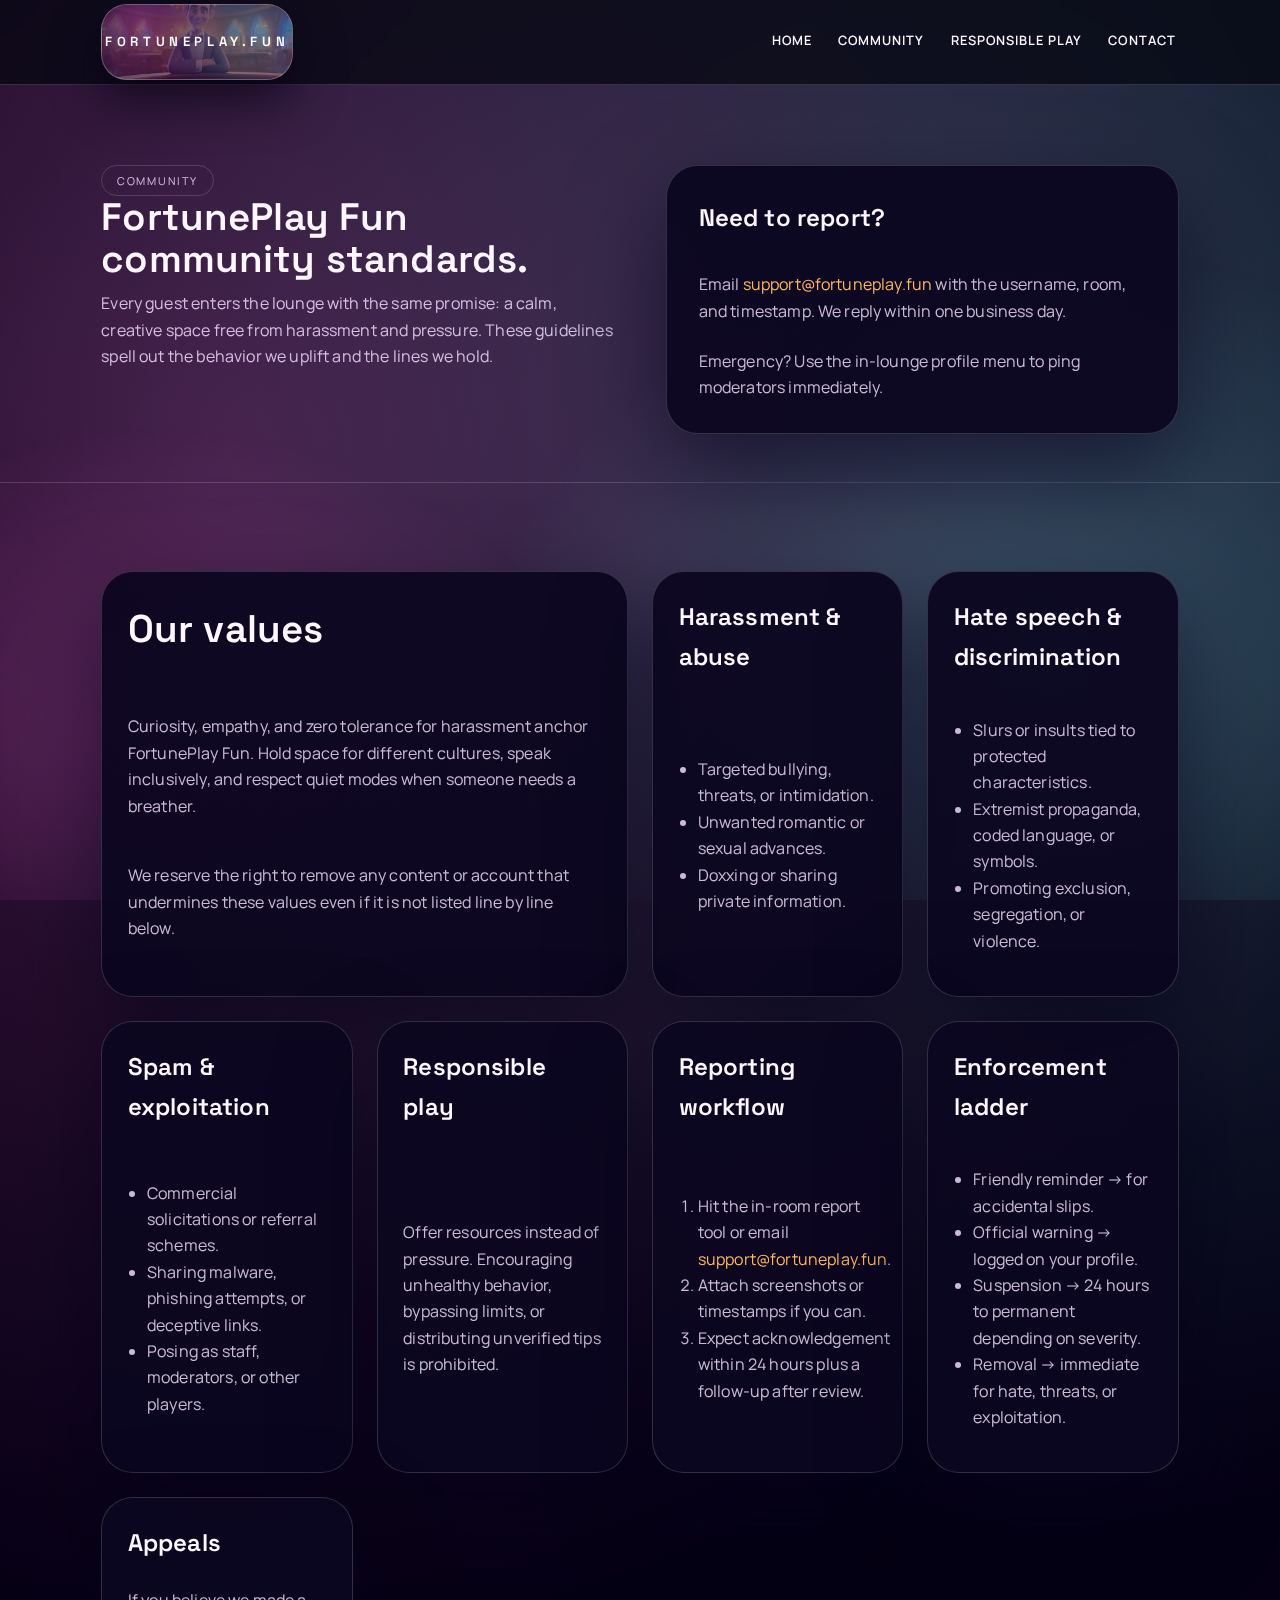
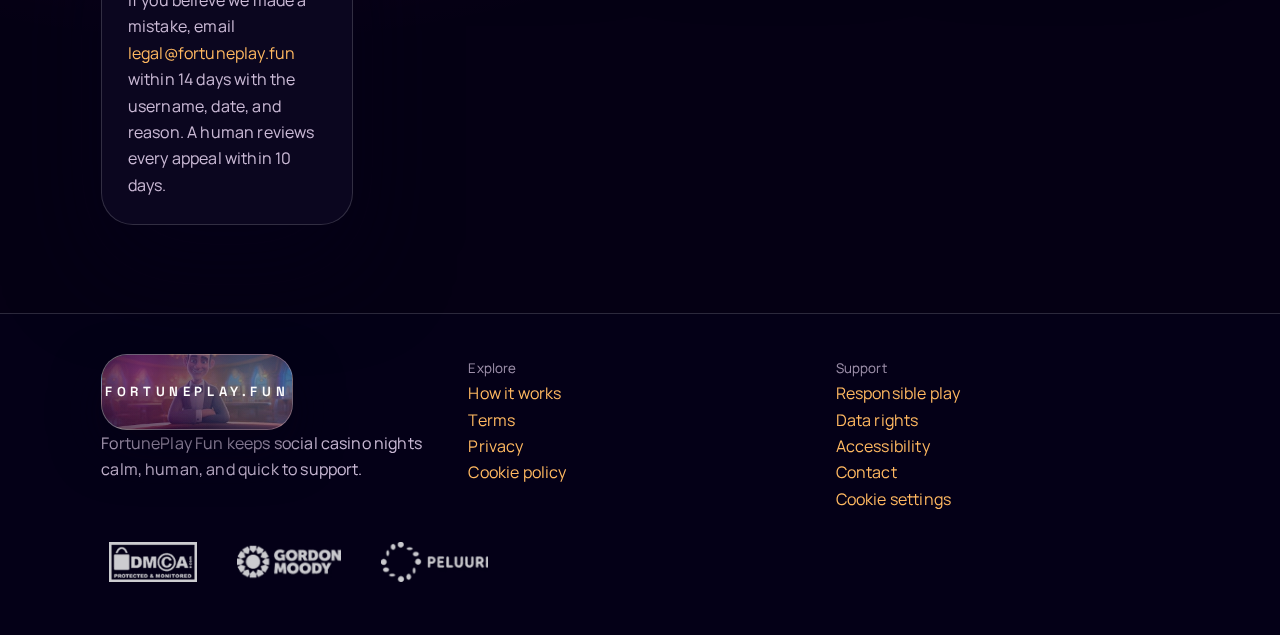
<file: community-guidelines/index.html>
<!doctype html>
<html lang="en">
<head>
  <meta charset="utf-8">
  <meta name="viewport" content="width=device-width, initial-scale=1">
  <meta name="theme-color" content="#f8cf5d">
  <title>Community Guidelines | FortunePlay Fun</title>
  <meta name="description" content="Read the FortunePlay Fun community code, built on respect, safety, and a zero-harassment stance.">
  <link rel="canonical" href="https://fortuneplay.fun/community-guidelines/">
  <meta property="og:site_name" content="FortunePlay Fun">
  <meta property="og:title" content="Community Guidelines | FortunePlay Fun">
  <meta property="og:description" content="Learn how we keep the FortunePlay lounge respectful and inclusive.">
  <meta property="og:url" content="https://fortuneplay.fun/community-guidelines/">
  <meta property="og:type" content="website">
  <meta property="og:image" content="https://fortuneplay.fun/public/images/shareimage.webp">
  <meta name="twitter:card" content="summary_large_image">
  <meta name="twitter:title" content="Community Guidelines | FortunePlay Fun">
  <meta name="twitter:description" content="Respect is the jackpot. Review the rules that keep FortunePlay safe.">
  <meta name="twitter:image" content="https://fortuneplay.fun/public/images/shareimage.webp">

  <link rel="icon" href="/favicon.ico" sizes="any">
  <link rel="stylesheet" href="/styles.css?v=3">
</head>
<body>
  <a class="skip-link" href="#main-content">Skip to main content</a>
  <header class="site-header">
    <div class="shell header__inner">

      <a class="brand" href="/" aria-label="FortunePlay Fun home">
                <div class='brand__logo' role='img' aria-label='FortunePlay Fun textured logo'>
          <span aria-hidden='true'>fortuneplay.fun</span>
        </div>
      </a>

      <nav class="site-nav" aria-label="Primary">
        <a href="/">Home</a>
        <a href="/community/">Community</a>
        <a href="/responsible-play/">Responsible Play</a>
        <a href="/contact/">Contact</a>
      </nav>
    </div>
  </header>



  <main id="main-content">

    <section class="hero hero--sub">

      <div class="shell hero__grid">

        <div>

          <p class="pill">Community</p>

          <h1>FortunePlay Fun community standards.</h1>

          <p>Every guest enters the lounge with the same promise: a calm, creative space free from harassment and pressure. These guidelines spell out the behavior we uplift and the lines we hold.</p>

        </div>

        <div class="hero__card">

          <h3>Need to report?</h3>

          <p>Email <a href="mailto:support@fortuneplay.fun">support@fortuneplay.fun</a> with the username, room, and timestamp. We reply within one business day.</p>

          <p>Emergency? Use the in-lounge profile menu to ping moderators immediately.</p>

        </div>

      </div>

    </section>



    <section class="section">

      <div class="shell content-grid">

        <article class="content-card content-card--wide">

          <h2>Our values</h2>

          <p>Curiosity, empathy, and zero tolerance for harassment anchor FortunePlay Fun. Hold space for different cultures, speak inclusively, and respect quiet modes when someone needs a breather.</p>

          <p>We reserve the right to remove any content or account that undermines these values even if it is not listed line by line below.</p>

        </article>

        <article class="content-card">

          <h3>Harassment & abuse</h3>

          <ul>

            <li>Targeted bullying, threats, or intimidation.</li>

            <li>Unwanted romantic or sexual advances.</li>

            <li>Doxxing or sharing private information.</li>

          </ul>

        </article>

        <article class="content-card">

          <h3>Hate speech & discrimination</h3>

          <ul>

            <li>Slurs or insults tied to protected characteristics.</li>

            <li>Extremist propaganda, coded language, or symbols.</li>

            <li>Promoting exclusion, segregation, or violence.</li>

          </ul>

        </article>

        <article class="content-card">

          <h3>Spam & exploitation</h3>

          <ul>

            <li>Commercial solicitations or referral schemes.</li>

            <li>Sharing malware, phishing attempts, or deceptive links.</li>

            <li>Posing as staff, moderators, or other players.</li>

          </ul>

        </article>

        <article class="content-card">

          <h3>Responsible play</h3>

          <p>Offer resources instead of pressure. Encouraging unhealthy behavior, bypassing limits, or distributing unverified tips is prohibited.</p>

        </article>

        <article class="content-card">

          <h3>Reporting workflow</h3>

          <ol>

            <li>Hit the in-room report tool or email <a href="mailto:support@fortuneplay.fun">support@fortuneplay.fun</a>.</li>

            <li>Attach screenshots or timestamps if you can.</li>

            <li>Expect acknowledgement within 24 hours plus a follow-up after review.</li>

          </ol>

        </article>

        <article class="content-card">

          <h3>Enforcement ladder</h3>

          <ul>

            <li>Friendly reminder &rarr; for accidental slips.</li>

            <li>Official warning &rarr; logged on your profile.</li>

            <li>Suspension &rarr; 24 hours to permanent depending on severity.</li>

            <li>Removal &rarr; immediate for hate, threats, or exploitation.</li>

          </ul>

        </article>

        <article class="content-card">

          <h3>Appeals</h3>

          <p>If you believe we made a mistake, email <a href="mailto:legal@fortuneplay.fun">legal@fortuneplay.fun</a> within 14 days with the username, date, and reason. A human reviews every appeal within 10 days.</p>

        </article>

      </div>

    </section>

  </main>

  </main>

  <footer class="footer">
    <div class="shell footer__grid">
      <div>

      <a class="brand" href="/" aria-label="FortunePlay Fun home">
                <div class='brand__logo' role='img' aria-label='FortunePlay Fun textured logo'>
          <span aria-hidden='true'>fortuneplay.fun</span>
        </div>
      </a>

        <p>FortunePlay Fun keeps social casino nights calm, human, and quick to support.</p>
      </div>
      <div>
        <small>Explore</small>
        <p><a href="/how-it-works/">How it works</a><br>
        <a href="/terms/">Terms</a><br>
        <a href="/privacy/">Privacy</a><br>
        <a href="/cookie-policy/">Cookie policy</a></p>
      </div>
      <div>
        <small>Support</small>
        <p><a href="/responsible-play/">Responsible play</a><br>
        <a href="/data-rights/">Data rights</a><br>
        <a href="/accessibility/">Accessibility</a><br>
        <a href="/contact/">Contact</a><br>
        <a href="/cookie-settings/">Cookie settings</a></p>
      </div>
    </div>
    <div class="shell footer__logos" aria-label="Safety and support partners">
      <a href="https://www.dmca.com/" target="_blank" rel="noopener nofollow">
        <img src="/public/images/footerimages/dmcaprotectionlogo.webp" alt="DMCA.com protection status">
      </a>
      <a href="https://www.gordonmoody.org.uk/" target="_blank" rel="noopener nofollow">
        <img src="/public/images/footerimages/gordonmoodywhitelogo.webp" alt="Gordon Moody charity">
      </a>
      <a href="https://peluuri.fi/en/" target="_blank" rel="noopener nofollow">
        <img src="/public/images/footerimages/peluurifoot.webp" alt="Peluuri helpline">
      </a>
    </div>
  </footer>
</body>
</html>
</file>
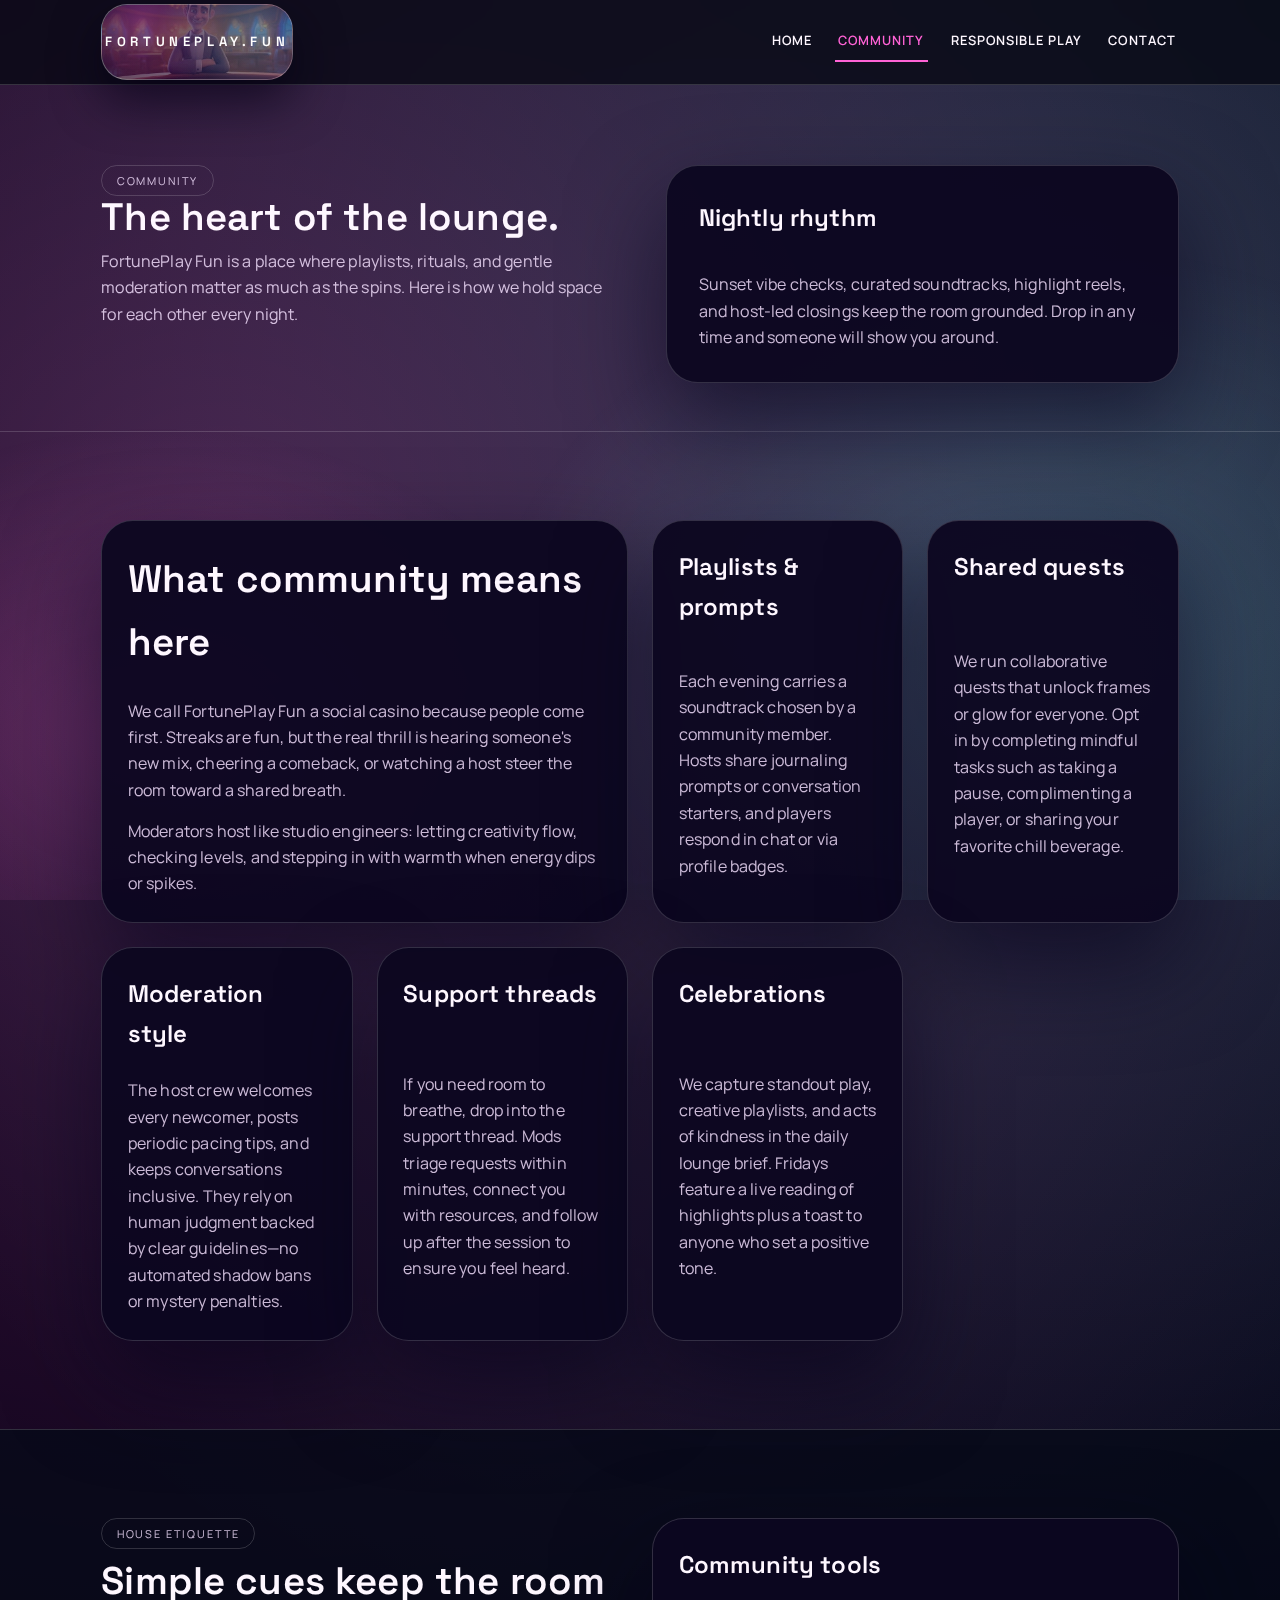
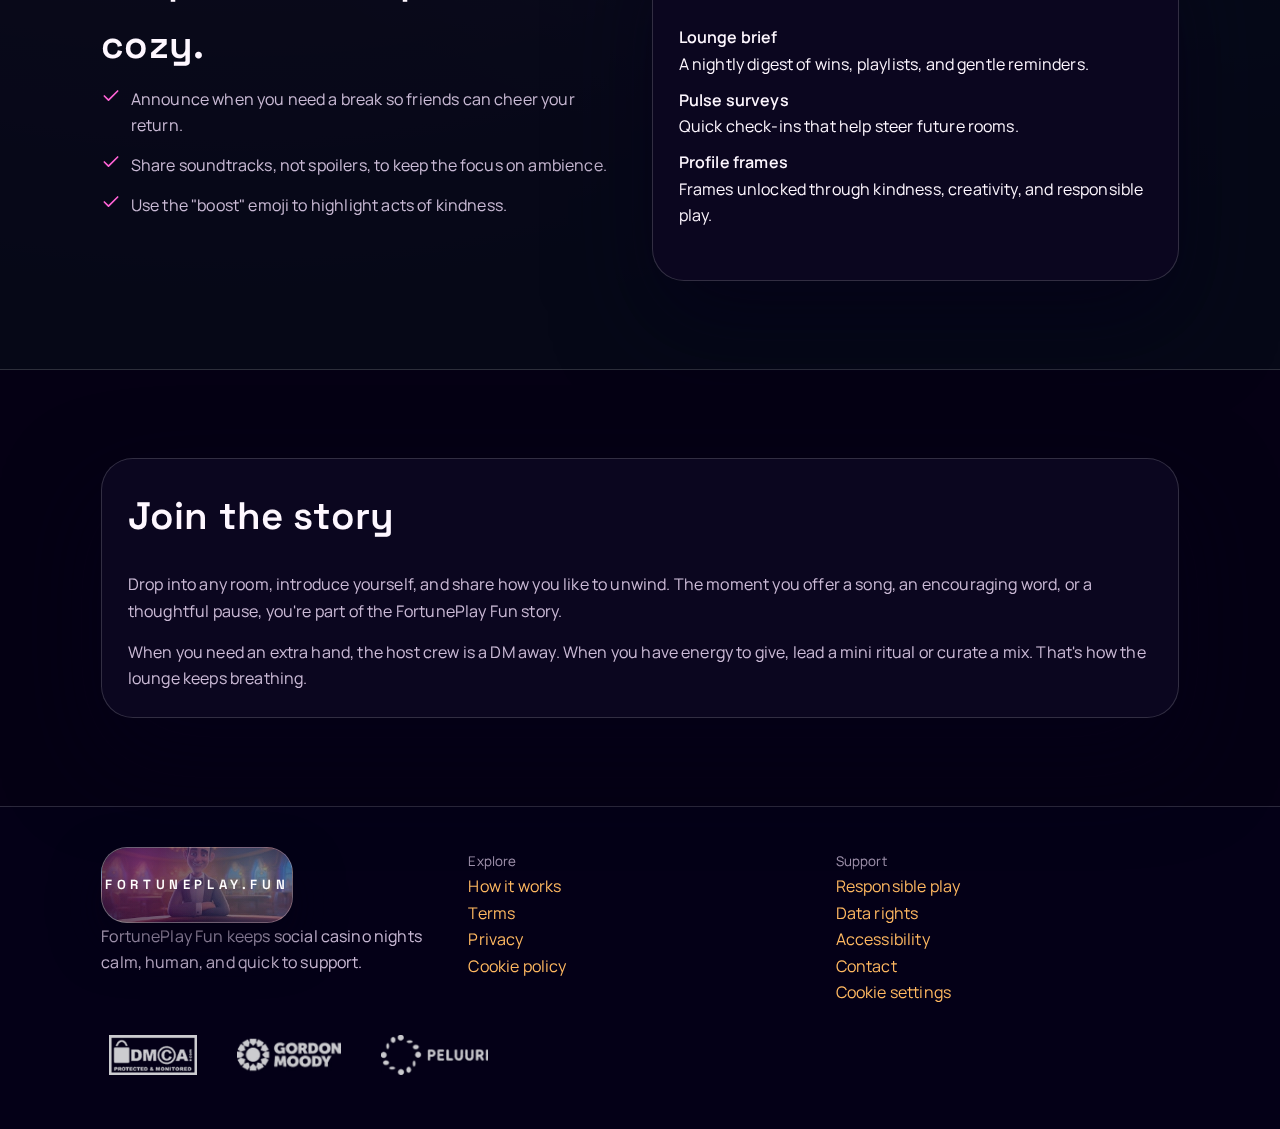
<file: community/index.html>
<!doctype html>
<html lang="en">
<head>
  <meta charset="utf-8">
  <meta name="viewport" content="width=device-width, initial-scale=1">
  <meta name="theme-color" content="#f8cf5d">
  <title>Community | FortunePlay Fun</title>
  <meta name="description" content="Meet the FortunePlay Fun community&mdash;nightly rituals, playlists, moderators, and the etiquette that keeps the lounge cozy.">
  <link rel="canonical" href="https://fortuneplay.fun/community/">
  <meta property="og:site_name" content="FortunePlay Fun">
  <meta property="og:title" content="Community | FortunePlay Fun">
  <meta property="og:description" content="Learn how the FortunePlay Fun community keeps the lounge kind, musical, and mindful.">
  <meta property="og:type" content="website">
  <meta property="og:url" content="https://fortuneplay.fun/community/">
  <meta property="og:image" content="https://fortuneplay.fun/public/images/shareimage.webp">
  <meta property="og:image:alt" content="FortunePlay community collage">
  <meta name="twitter:card" content="summary_large_image">
  <meta name="twitter:title" content="Community | FortunePlay Fun">
  <meta name="twitter:description" content="Playlists, rituals, and moderation that keep FortunePlay Fun feeling human.">
  <meta name="twitter:image" content="https://fortuneplay.fun/public/images/shareimage.webp">

  <link rel="icon" href="/favicon.ico" sizes="any">
  <link rel="stylesheet" href="/styles.css?v=3">
</head>
<body>
  <a class="skip-link" href="#main-content">Skip to main content</a>
  <header class="site-header">
    <div class="shell header__inner">

      <a class="brand" href="/" aria-label="FortunePlay Fun home">
                <div class='brand__logo' role='img' aria-label='FortunePlay Fun textured logo'>
          <span aria-hidden='true'>fortuneplay.fun</span>
        </div>
      </a>

      <nav class="site-nav" aria-label="Primary">
        <a href="/">Home</a>
        <a href="/community/" aria-current="page">Community</a>
        <a href="/responsible-play/">Responsible Play</a>
        <a href="/contact/">Contact</a>
      </nav>
    </div>
  </header>

  <main id="main-content">
    <section class="hero hero--sub">
      <div class="shell hero__grid">
        <div>
          <p class="pill">Community</p>
          <h1>The heart of the lounge.</h1>
          <p>FortunePlay Fun is a place where playlists, rituals, and gentle moderation matter as much as the spins. Here is how we hold space for each other every night.</p>
        </div>
        <div class="hero__card">
          <h3>Nightly rhythm</h3>
          <p>Sunset vibe checks, curated soundtracks, highlight reels, and host-led closings keep the room grounded. Drop in any time and someone will show you around.</p>
        </div>
      </div>
    </section>

    <section class="section">
      <div class="shell content-grid">
        <article class="content-card content-card--wide">
          <h2>What community means here</h2>
          <p>We call FortunePlay Fun a social casino because people come first. Streaks are fun, but the real thrill is hearing someone's new mix, cheering a comeback, or watching a host steer the room toward a shared breath.</p>
          <p>Moderators host like studio engineers: letting creativity flow, checking levels, and stepping in with warmth when energy dips or spikes.</p>
        </article>
        <article class="content-card">
          <h3>Playlists & prompts</h3>
          <p>Each evening carries a soundtrack chosen by a community member. Hosts share journaling prompts or conversation starters, and players respond in chat or via profile badges.</p>
        </article>
        <article class="content-card">
          <h3>Shared quests</h3>
          <p>We run collaborative quests that unlock frames or glow for everyone. Opt in by completing mindful tasks such as taking a pause, complimenting a player, or sharing your favorite chill beverage.</p>
        </article>
        <article class="content-card">
          <h3>Moderation style</h3>
          <p>The host crew welcomes every newcomer, posts periodic pacing tips, and keeps conversations inclusive. They rely on human judgment backed by clear guidelines&mdash;no automated shadow bans or mystery penalties.</p>
        </article>
        <article class="content-card">
          <h3>Support threads</h3>
          <p>If you need room to breathe, drop into the support thread. Mods triage requests within minutes, connect you with resources, and follow up after the session to ensure you feel heard.</p>
        </article>
        <article class="content-card">
          <h3>Celebrations</h3>
          <p>We capture standout play, creative playlists, and acts of kindness in the daily lounge brief. Fridays feature a live reading of highlights plus a toast to anyone who set a positive tone.</p>
        </article>
      </div>
    </section>

    <section class="section section--contrast">
      <div class="shell grid-split">
        <div>
          <p class="pill">House etiquette</p>
          <h2>Simple cues keep the room cozy.</h2>
          <ul class="checklist">
            <li>
              <svg viewBox="0 0 24 24" fill="none" stroke="currentColor" stroke-width="2" stroke-linecap="round" stroke-linejoin="round"><polyline points="20 6 9 17 4 12"/></svg>
              <span>Announce when you need a break so friends can cheer your return.</span>
            </li>
            <li>
              <svg viewBox="0 0 24 24" fill="none" stroke="currentColor" stroke-width="2" stroke-linecap="round" stroke-linejoin="round"><polyline points="20 6 9 17 4 12"/></svg>
              <span>Share soundtracks, not spoilers, to keep the focus on ambience.</span>
            </li>
            <li>
              <svg viewBox="0 0 24 24" fill="none" stroke="currentColor" stroke-width="2" stroke-linecap="round" stroke-linejoin="round"><polyline points="20 6 9 17 4 12"/></svg>
              <span>Use the "boost" emoji to highlight acts of kindness.</span>
            </li>
          </ul>
        </div>
        <div class="feature-card">
          <h3>Community tools</h3>
          <dl>
            <dt>Lounge brief</dt>
            <dd>A nightly digest of wins, playlists, and gentle reminders.</dd>
            <dt>Pulse surveys</dt>
            <dd>Quick check-ins that help steer future rooms.</dd>
            <dt>Profile frames</dt>
            <dd>Frames unlocked through kindness, creativity, and responsible play.</dd>
          </dl>
        </div>
      </div>
    </section>

    <section class="section">
      <div class="shell content-grid">
        <article class="content-card content-card--wide">
          <h2>Join the story</h2>
          <p>Drop into any room, introduce yourself, and share how you like to unwind. The moment you offer a song, an encouraging word, or a thoughtful pause, you're part of the FortunePlay Fun story.</p>
          <p>When you need an extra hand, the host crew is a DM away. When you have energy to give, lead a mini ritual or curate a mix. That's how the lounge keeps breathing.</p>
        </article>
      </div>
    </section>
  </main>

  <footer class="footer">
    <div class="shell footer__grid">
      <div>

      <a class="brand" href="/" aria-label="FortunePlay Fun home">
                <div class='brand__logo' role='img' aria-label='FortunePlay Fun textured logo'>
          <span aria-hidden='true'>fortuneplay.fun</span>
        </div>
      </a>

        <p>FortunePlay Fun keeps social casino nights calm, human, and quick to support.</p>
      </div>
      <div>
        <small>Explore</small>
        <p><a href="/how-it-works/">How it works</a><br>
        <a href="/terms/">Terms</a><br>
        <a href="/privacy/">Privacy</a><br>
        <a href="/cookie-policy/">Cookie policy</a></p>
      </div>
      <div>
        <small>Support</small>
        <p><a href="/responsible-play/">Responsible play</a><br>
        <a href="/data-rights/">Data rights</a><br>
        <a href="/accessibility/">Accessibility</a><br>
        <a href="/contact/">Contact</a><br>
        <a href="/cookie-settings/">Cookie settings</a></p>
      </div>
    </div>
    <div class="shell footer__logos" aria-label="Safety and support partners">
      <a href="https://www.dmca.com/" target="_blank" rel="noopener nofollow">
        <img src="/public/images/footerimages/dmcaprotectionlogo.webp" alt="DMCA.com protection status">
      </a>
      <a href="https://www.gordonmoody.org.uk/" target="_blank" rel="noopener nofollow">
        <img src="/public/images/footerimages/gordonmoodywhitelogo.webp" alt="Gordon Moody charity">
      </a>
      <a href="https://peluuri.fi/en/" target="_blank" rel="noopener nofollow">
        <img src="/public/images/footerimages/peluurifoot.webp" alt="Peluuri helpline">
      </a>
    </div>
  </footer>
</body>
</html>
</file>
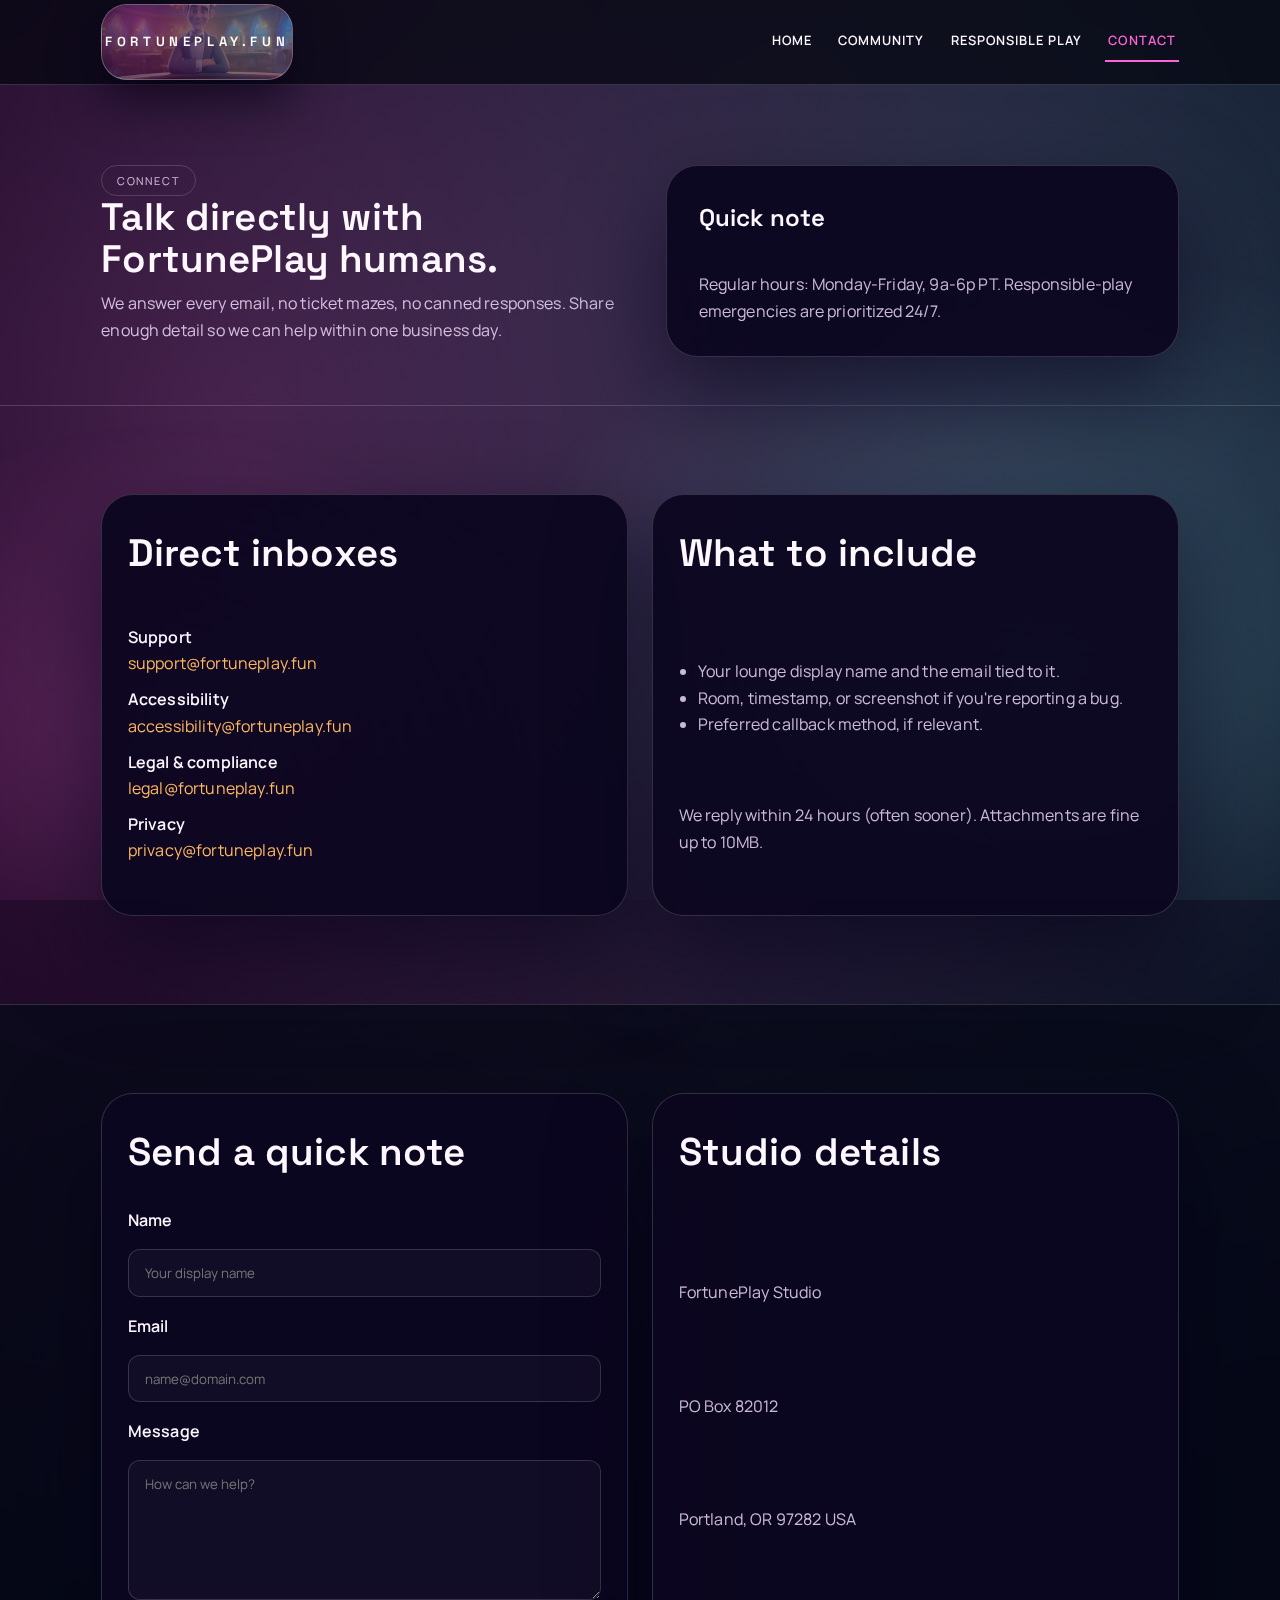
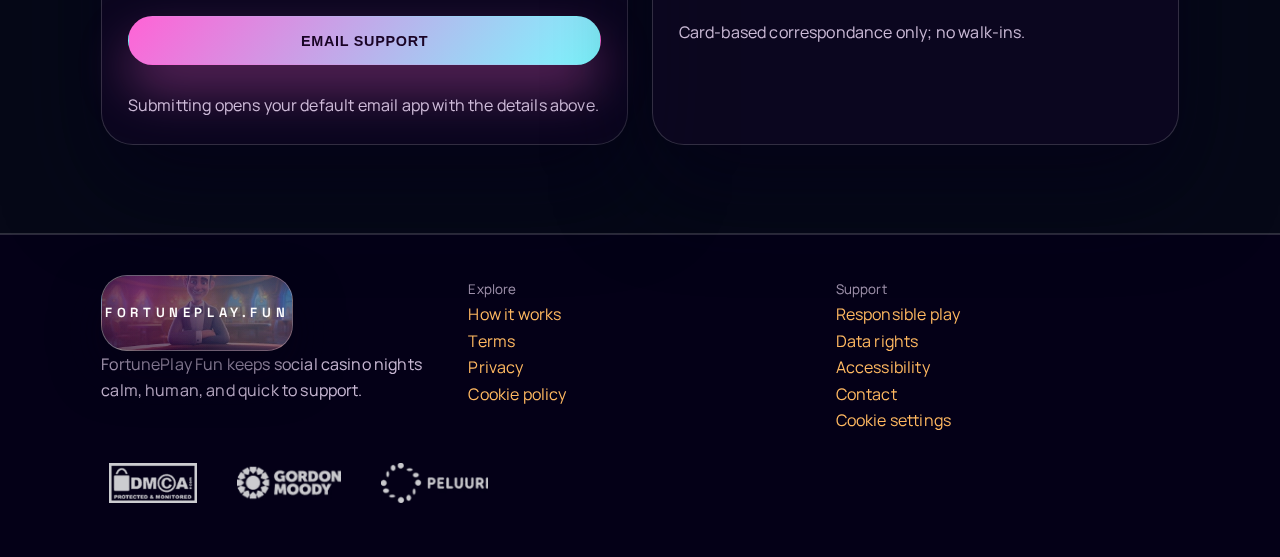
<file: contact/index.html>
﻿<!doctype html>
<html lang="en">
<head>
  <meta charset="utf-8">
  <meta name="viewport" content="width=device-width, initial-scale=1">
  <meta name="theme-color" content="#f8cf5d">
  <title>Contact FortunePlay Fun</title>
  <meta name="description" content="Reach the FortunePlay Fun team for support, accessibility requests, and legal questions.">
  <link rel="canonical" href="https://fortuneplay.fun/contact/">
  <meta property="og:site_name" content="FortunePlay Fun">
  <meta property="og:title" content="Contact FortunePlay Fun">
  <meta property="og:description" content="Support, accessibility, and privacy contacts for FortunePlay.">
  <meta property="og:url" content="https://fortuneplay.fun/contact/">
  <meta property="og:type" content="website">
  <meta property="og:image" content="https://fortuneplay.fun/public/images/shareimage.webp">
  <meta name="twitter:card" content="summary_large_image">
  <meta name="twitter:title" content="Contact FortunePlay Fun">
  <meta name="twitter:description" content="Talk directly with FortunePlay humans, care, context, and no canned responses.">
  <meta name="twitter:image" content="https://fortuneplay.fun/public/images/shareimage.webp">

  <link rel="icon" href="/favicon.ico" sizes="any">
  <link rel="stylesheet" href="/styles.css?v=3">
</head>
<body>
  <a class="skip-link" href="#main-content">Skip to main content</a>
  <header class="site-header">
    <div class="shell header__inner">

      <a class="brand" href="/" aria-label="FortunePlay Fun home">
                <div class='brand__logo' role='img' aria-label='FortunePlay Fun textured logo'>
          <span aria-hidden='true'>fortuneplay.fun</span>
        </div>
      </a>

      <nav class="site-nav" aria-label="Primary">
        <a href="/">Home</a>
        <a href="/community/">Community</a>
        <a href="/responsible-play/">Responsible Play</a>
        <a href="/contact/" aria-current="page">Contact</a>
      </nav>
    </div>
  </header>

  <main id="main-content">
    <section class="hero hero--sub">
      <div class="shell hero__grid">
        <div>
          <p class="pill">Connect</p>
          <h1>Talk directly with FortunePlay humans.</h1>
          <p>We answer every email, no ticket mazes, no canned responses. Share enough detail so we can help within one business day.</p>
        </div>
        <div class="hero__card">
          <h3>Quick note</h3>
          <p>Regular hours: Monday-Friday, 9a-6p PT. Responsible-play emergencies are prioritized 24/7.</p>
        </div>
      </div>
    </section>

    <section class="section">
      <div class="shell grid-split">
        <div class="content-card">
          <h2>Direct inboxes</h2>
          <dl>
            <dt>Support</dt>
            <dd><a href="mailto:support@fortuneplay.fun">support@fortuneplay.fun</a></dd>
            <dt>Accessibility</dt>
            <dd><a href="mailto:accessibility@fortuneplay.fun">accessibility@fortuneplay.fun</a></dd>
            <dt>Legal & compliance</dt>
            <dd><a href="mailto:legal@fortuneplay.fun">legal@fortuneplay.fun</a></dd>
            <dt>Privacy</dt>
            <dd><a href="mailto:privacy@fortuneplay.fun">privacy@fortuneplay.fun</a></dd>
          </dl>
        </div>
        <div class="content-card">
          <h2>What to include</h2>
          <ul>
            <li>Your lounge display name and the email tied to it.</li>
            <li>Room, timestamp, or screenshot if you're reporting a bug.</li>
            <li>Preferred callback method, if relevant.</li>
          </ul>
          <p>We reply within 24 hours (often sooner). Attachments are fine up to 10MB.</p>
        </div>
      </div>
    </section>

    <section class="section section--contrast">
      <div class="shell grid-split">
        <div class="content-card">
          <h2>Send a quick note</h2>
          <form action="mailto:support@fortuneplay.fun" method="post" enctype="text/plain">
            <label for="name">Name</label>
            <input id="name" name="name" type="text" placeholder="Your display name" required>
            <label for="email">Email</label>
            <input id="email" name="email" type="email" placeholder="name@domain.com" required>
            <label for="message">Message</label>
            <textarea id="message" name="message" placeholder="How can we help?" required></textarea>
            <button class="btn btn--primary" type="submit">Email support</button>
          </form>
          <p style="margin-top:0.8rem;" aria-live="polite">Submitting opens your default email app with the details above.</p>
        </div>
        <div class="content-card">
          <h2>Studio details</h2>
          <p>FortunePlay Studio</p>
          <p>PO Box 82012</p>
          <p>Portland, OR 97282 USA</p>
          <p>Card-based correspondance only; no walk-ins.</p>
        </div>
      </div>
    </section>
  </main>

  <footer class="footer">
    <div class="shell footer__grid">
      <div>

      <a class="brand" href="/" aria-label="FortunePlay Fun home">
                <div class='brand__logo' role='img' aria-label='FortunePlay Fun textured logo'>
          <span aria-hidden='true'>fortuneplay.fun</span>
        </div>
      </a>

        <p>FortunePlay Fun keeps social casino nights calm, human, and quick to support.</p>
      </div>
      <div>
        <small>Explore</small>
        <p><a href="/how-it-works/">How it works</a><br>
        <a href="/terms/">Terms</a><br>
        <a href="/privacy/">Privacy</a><br>
        <a href="/cookie-policy/">Cookie policy</a></p>
      </div>
      <div>
        <small>Support</small>
        <p><a href="/responsible-play/">Responsible play</a><br>
        <a href="/data-rights/">Data rights</a><br>
        <a href="/accessibility/">Accessibility</a><br>
        <a href="/contact/">Contact</a><br>
        <a href="/cookie-settings/">Cookie settings</a></p>
      </div>
    </div>
    <div class="shell footer__logos" aria-label="Safety and support partners">
      <a href="https://www.dmca.com/" target="_blank" rel="noopener nofollow">
        <img src="/public/images/footerimages/dmcaprotectionlogo.webp" alt="DMCA.com protection status">
      </a>
      <a href="https://www.gordonmoody.org.uk/" target="_blank" rel="noopener nofollow">
        <img src="/public/images/footerimages/gordonmoodywhitelogo.webp" alt="Gordon Moody charity">
      </a>
      <a href="https://peluuri.fi/en/" target="_blank" rel="noopener nofollow">
        <img src="/public/images/footerimages/peluurifoot.webp" alt="Peluuri helpline">
      </a>
    </div>
  </footer>
</body>
</html>
</file>
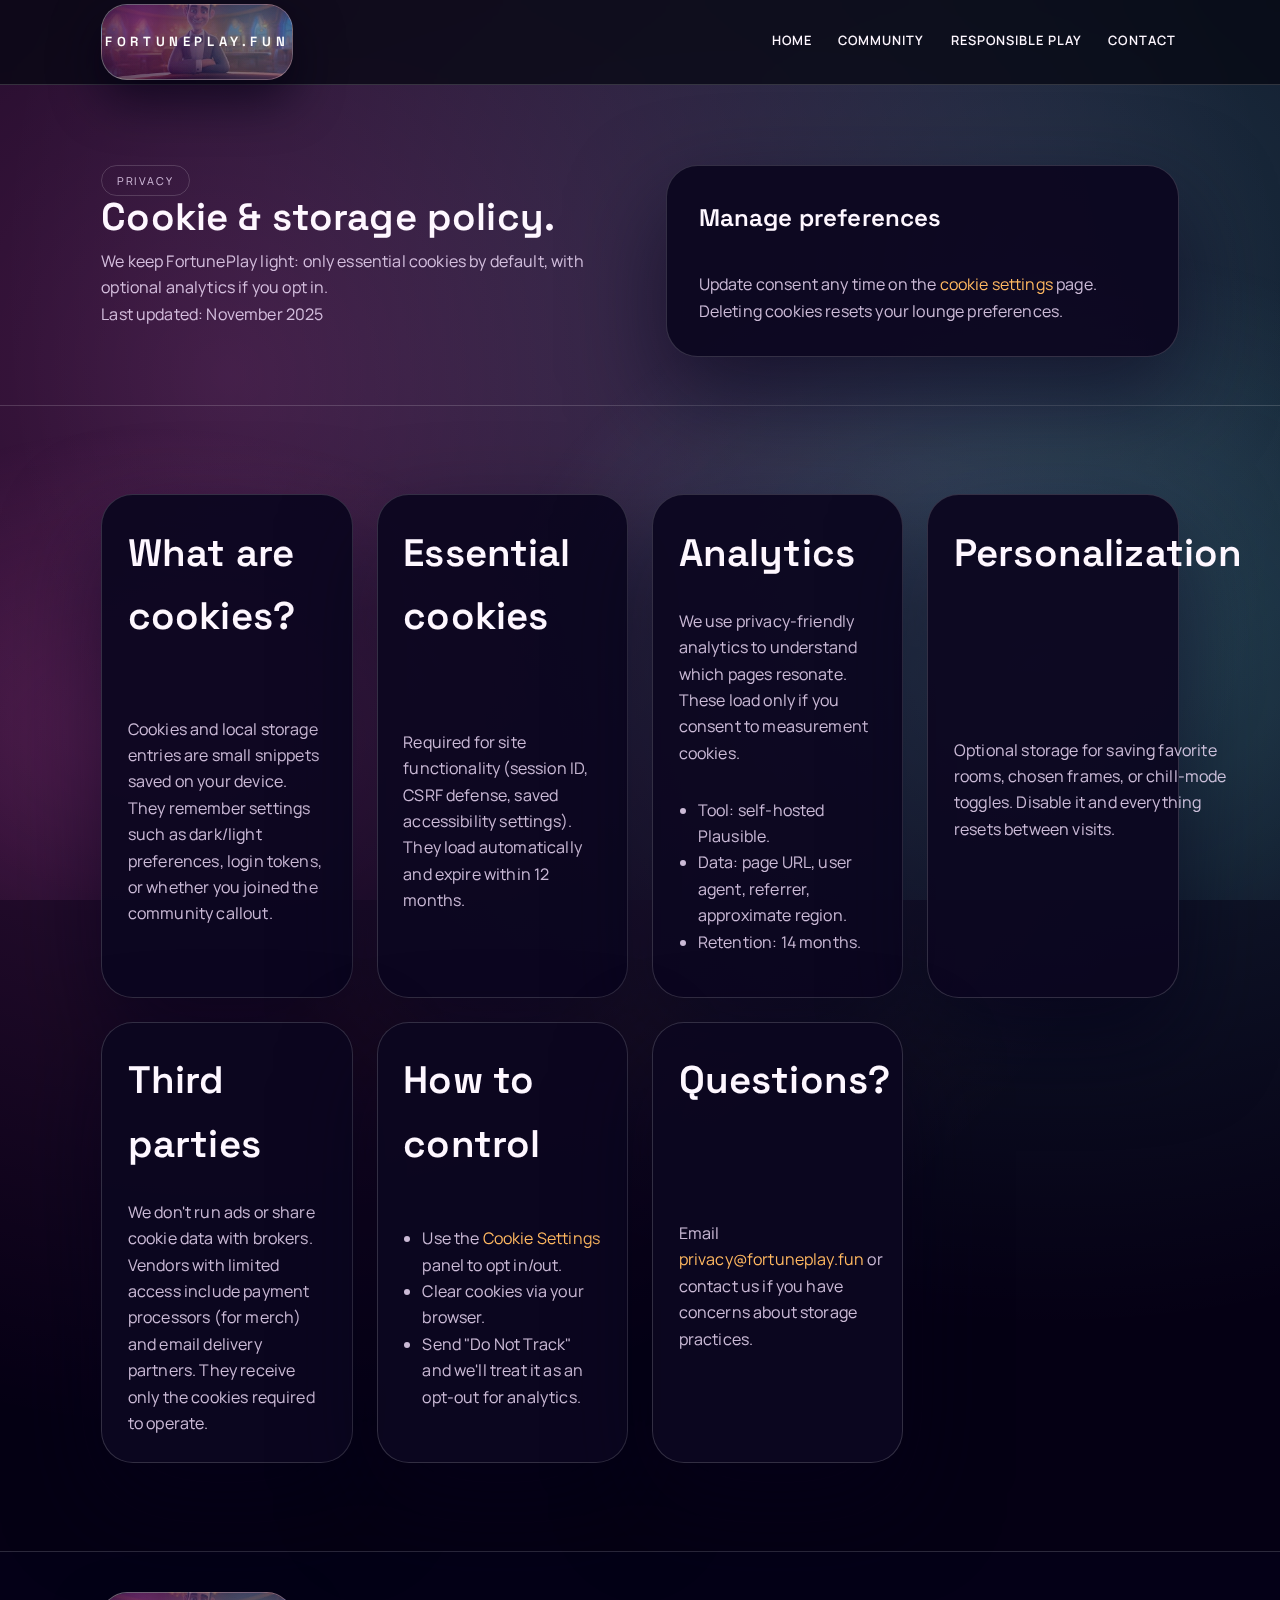
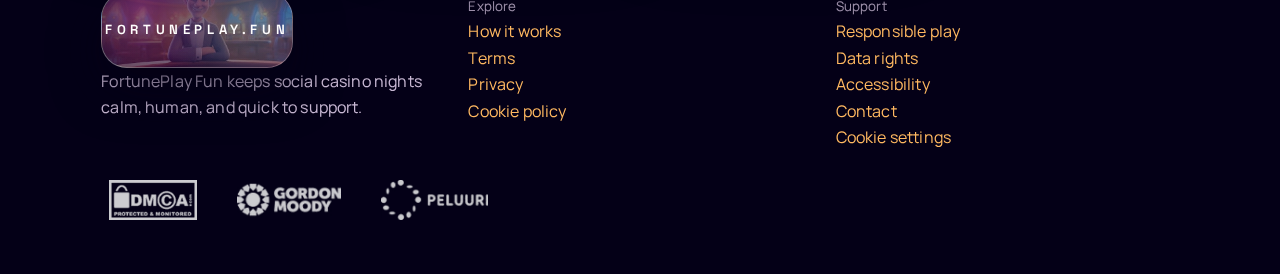
<file: cookie-policy/index.html>
<!doctype html>
<html lang="en">
<head>
  <meta charset="utf-8">
  <meta name="viewport" content="width=device-width, initial-scale=1">
  <meta name="theme-color" content="#f8cf5d">
  <title>Cookie Policy | FortunePlay Fun</title>
  <meta name="description" content="Understand how FortunePlay Fun uses cookies, storage, and analytics, and how to manage your preferences.">
  <link rel="canonical" href="https://fortuneplay.fun/cookie-policy/">
  <meta property="og:site_name" content="FortunePlay Fun">
  <meta property="og:title" content="Cookie Policy | FortunePlay Fun">
  <meta property="og:description" content="Breakdown of essential, analytics, and personalization cookies for the FortunePlay lounge.">
  <meta property="og:url" content="https://fortuneplay.fun/cookie-policy/">
  <meta property="og:type" content="website">
  <meta property="og:image" content="https://fortuneplay.fun/public/images/shareimage.webp">
  <meta name="twitter:card" content="summary_large_image">
  <meta name="twitter:title" content="Cookie Policy | FortunePlay Fun">
  <meta name="twitter:description" content="See what data stays on your device and how to reset it.">
  <meta name="twitter:image" content="https://fortuneplay.fun/public/images/shareimage.webp">

  <link rel="icon" href="/favicon.ico" sizes="any">
  <link rel="stylesheet" href="/styles.css?v=3">
</head>
<body>
  <a class="skip-link" href="#main-content">Skip to main content</a>
  <header class="site-header">
    <div class="shell header__inner">

      <a class="brand" href="/" aria-label="FortunePlay Fun home">
                <div class='brand__logo' role='img' aria-label='FortunePlay Fun textured logo'>
          <span aria-hidden='true'>fortuneplay.fun</span>
        </div>
      </a>

      <nav class="site-nav" aria-label="Primary">
        <a href="/">Home</a>
        <a href="/community/">Community</a>
        <a href="/responsible-play/">Responsible Play</a>
        <a href="/contact/">Contact</a>
      </nav>
    </div>
  </header>

  <main id="main-content">
    <section class="hero hero--sub">
      <div class="shell hero__grid">
        <div>
          <p class="pill">Privacy</p>
          <h1>Cookie & storage policy.</h1>
          <p>We keep FortunePlay light: only essential cookies by default, with optional analytics if you opt in.</p>
          <p style="color:var(--muted);">Last updated: November 2025</p>
        </div>
        <div class="hero__card">
          <h3>Manage preferences</h3>
          <p>Update consent any time on the <a href="/cookie-settings/">cookie settings</a> page. Deleting cookies resets your lounge preferences.</p>
        </div>
      </div>
    </section>

    <section class="section">
      <div class="shell content-grid">
        <article class="content-card">
          <h2>What are cookies?</h2>
          <p>Cookies and local storage entries are small snippets saved on your device. They remember settings such as dark/light preferences, login tokens, or whether you joined the community callout.</p>
        </article>
        <article class="content-card">
          <h2>Essential cookies</h2>
          <p>Required for site functionality (session ID, CSRF defense, saved accessibility settings). They load automatically and expire within 12 months.</p>
        </article>
        <article class="content-card">
          <h2>Analytics</h2>
          <p>We use privacy-friendly analytics to understand which pages resonate. These load only if you consent to measurement cookies.</p>
          <ul>
            <li>Tool: self-hosted Plausible.</li>
            <li>Data: page URL, user agent, referrer, approximate region.</li>
            <li>Retention: 14 months.</li>
          </ul>
        </article>
        <article class="content-card">
          <h2>Personalization</h2>
          <p>Optional storage for saving favorite rooms, chosen frames, or chill-mode toggles. Disable it and everything resets between visits.</p>
        </article>
        <article class="content-card">
          <h2>Third parties</h2>
          <p>We don't run ads or share cookie data with brokers. Vendors with limited access include payment processors (for merch) and email delivery partners. They receive only the cookies required to operate.</p>
        </article>
        <article class="content-card">
          <h2>How to control</h2>
          <ul>
            <li>Use the <a href="/cookie-settings/">Cookie Settings</a> panel to opt in/out.</li>
            <li>Clear cookies via your browser.</li>
            <li>Send "Do Not Track" and we'll treat it as an opt-out for analytics.</li>
          </ul>
        </article>
        <article class="content-card">
          <h2>Questions?</h2>
          <p>Email <a href="mailto:privacy@fortuneplay.fun">privacy@fortuneplay.fun</a> or contact us if you have concerns about storage practices.</p>
        </article>
      </div>
    </section>
  </main>

  <footer class="footer">
    <div class="shell footer__grid">
      <div>

      <a class="brand" href="/" aria-label="FortunePlay Fun home">
                <div class='brand__logo' role='img' aria-label='FortunePlay Fun textured logo'>
          <span aria-hidden='true'>fortuneplay.fun</span>
        </div>
      </a>

        <p>FortunePlay Fun keeps social casino nights calm, human, and quick to support.</p>
      </div>
      <div>
        <small>Explore</small>
        <p><a href="/how-it-works/">How it works</a><br>
        <a href="/terms/">Terms</a><br>
        <a href="/privacy/">Privacy</a><br>
        <a href="/cookie-policy/">Cookie policy</a></p>
      </div>
      <div>
        <small>Support</small>
        <p><a href="/responsible-play/">Responsible play</a><br>
        <a href="/data-rights/">Data rights</a><br>
        <a href="/accessibility/">Accessibility</a><br>
        <a href="/contact/">Contact</a><br>
        <a href="/cookie-settings/">Cookie settings</a></p>
      </div>
    </div>
    <div class="shell footer__logos" aria-label="Safety and support partners">
      <a href="https://www.dmca.com/" target="_blank" rel="noopener nofollow">
        <img src="/public/images/footerimages/dmcaprotectionlogo.webp" alt="DMCA.com protection status">
      </a>
      <a href="https://www.gordonmoody.org.uk/" target="_blank" rel="noopener nofollow">
        <img src="/public/images/footerimages/gordonmoodywhitelogo.webp" alt="Gordon Moody charity">
      </a>
      <a href="https://peluuri.fi/en/" target="_blank" rel="noopener nofollow">
        <img src="/public/images/footerimages/peluurifoot.webp" alt="Peluuri helpline">
      </a>
    </div>
  </footer>
</body>
</html>
</file>
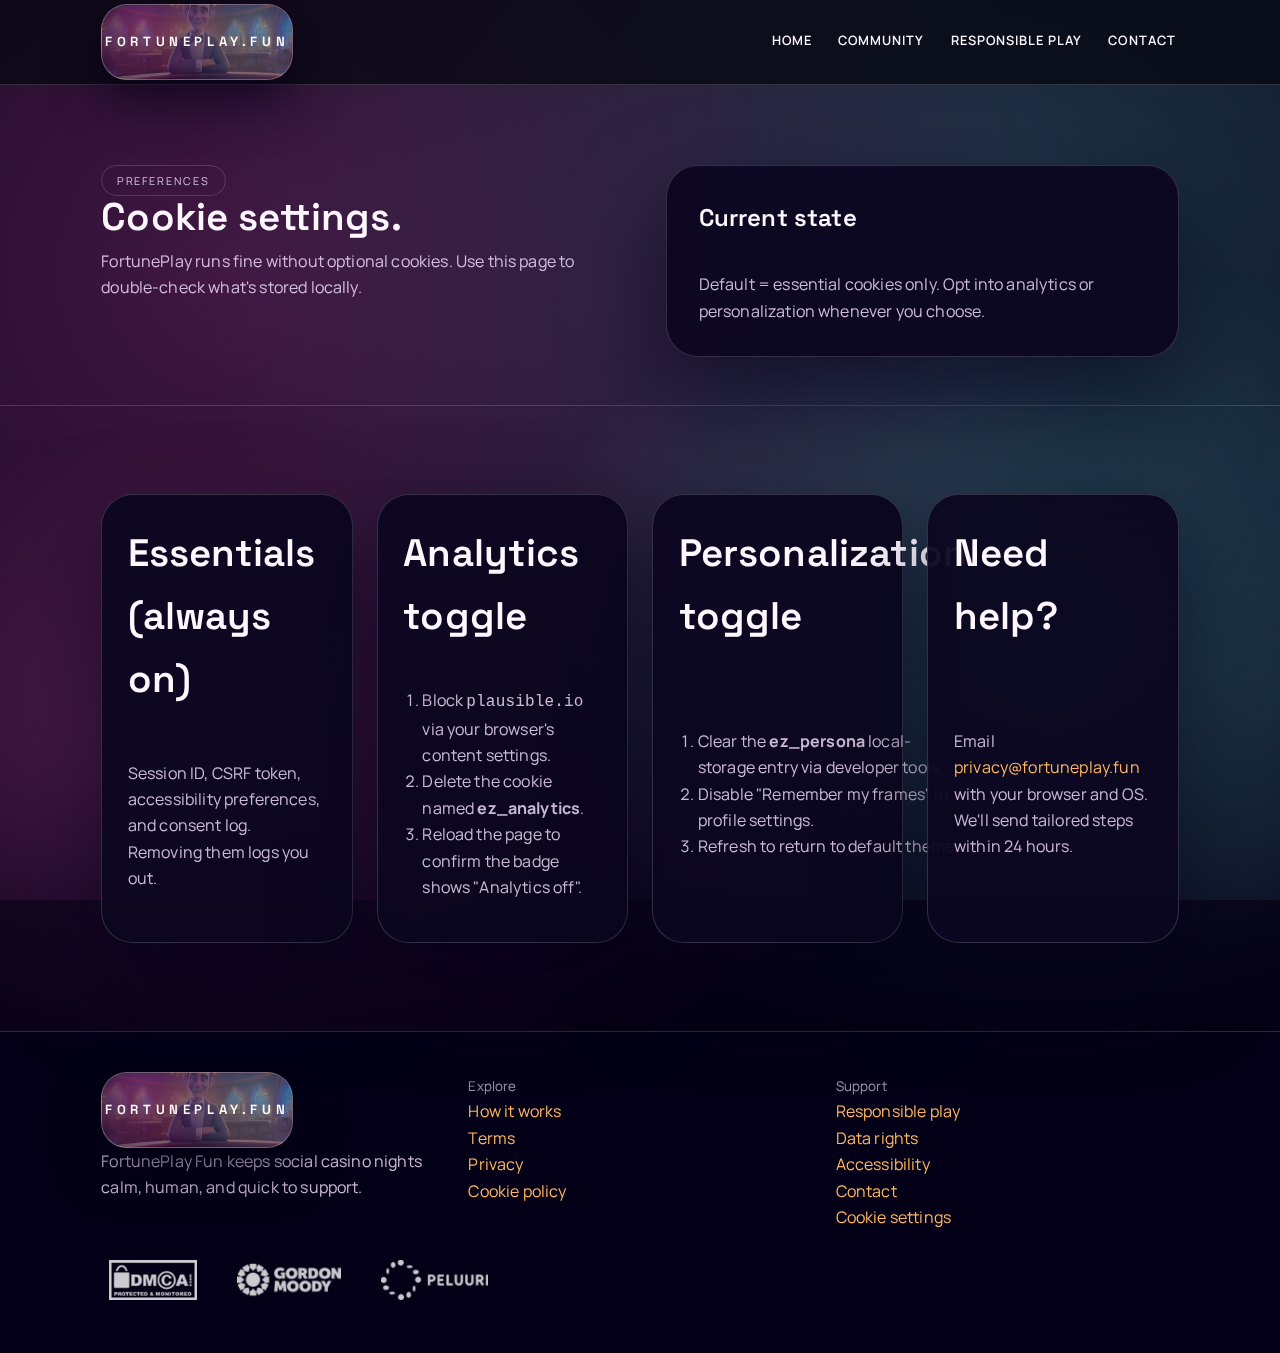
<file: cookie-settings/index.html>
<!doctype html>
<html lang="en">
<head>
  <meta charset="utf-8">
  <meta name="viewport" content="width=device-width, initial-scale=1">
  <meta name="theme-color" content="#f8cf5d">
  <title>Cookie Settings | FortunePlay Fun</title>
  <meta name="description" content="Control optional cookies and storage for FortunePlay Fun.">
  <link rel="canonical" href="https://fortuneplay.fun/cookie-settings/">
  <meta property="og:site_name" content="FortunePlay Fun">
  <meta property="og:title" content="Cookie Settings | FortunePlay Fun">
  <meta property="og:description" content="Toggle analytics or personalization cookies whenever you like.">
  <meta property="og:url" content="https://fortuneplay.fun/cookie-settings/">
  <meta property="og:type" content="website">
  <meta property="og:image" content="https://fortuneplay.fun/public/images/shareimage.webp">
  <meta name="twitter:card" content="summary_large_image">
  <meta name="twitter:title" content="Cookie Settings | FortunePlay Fun">
  <meta name="twitter:description" content="Manage cookies and local storage manually.">
  <meta name="twitter:image" content="https://fortuneplay.fun/public/images/shareimage.webp">

  <link rel="icon" href="/favicon.ico" sizes="any">
  <link rel="stylesheet" href="/styles.css?v=3">
</head>
<body>
  <a class="skip-link" href="#main-content">Skip to main content</a>
  <header class="site-header">
    <div class="shell header__inner">

      <a class="brand" href="/" aria-label="FortunePlay Fun home">
                <div class='brand__logo' role='img' aria-label='FortunePlay Fun textured logo'>
          <span aria-hidden='true'>fortuneplay.fun</span>
        </div>
      </a>

      <nav class="site-nav" aria-label="Primary">
        <a href="/">Home</a>
        <a href="/community/">Community</a>
        <a href="/responsible-play/">Responsible Play</a>
        <a href="/contact/">Contact</a>
      </nav>
    </div>
  </header>

  <main id="main-content">
    <section class="hero hero--sub">
      <div class="shell hero__grid">
        <div>
          <p class="pill">Preferences</p>
          <h1>Cookie settings.</h1>
          <p>FortunePlay runs fine without optional cookies. Use this page to double-check what's stored locally.</p>
        </div>
        <div class="hero__card">
          <h3>Current state</h3>
          <p>Default = essential cookies only. Opt into analytics or personalization whenever you choose.</p>
        </div>
      </div>
    </section>

    <section class="section">
      <div class="shell content-grid">
        <article class="content-card">
          <h2>Essentials (always on)</h2>
          <p>Session ID, CSRF token, accessibility preferences, and consent log. Removing them logs you out.</p>
        </article>
        <article class="content-card">
          <h2>Analytics toggle</h2>
          <ol>
            <li>Block <code>plausible.io</code> via your browser's content settings.</li>
            <li>Delete the cookie named <strong>ez_analytics</strong>.</li>
            <li>Reload the page to confirm the badge shows "Analytics off".</li>
          </ol>
        </article>
        <article class="content-card">
          <h2>Personalization toggle</h2>
          <ol>
            <li>Clear the <strong>ez_persona</strong> local-storage entry via developer tools.</li>
            <li>Disable "Remember my frames" in profile settings.</li>
            <li>Refresh to return to default themes.</li>
          </ol>
        </article>
        <article class="content-card">
          <h2>Need help?</h2>
          <p>Email <a href="mailto:privacy@fortuneplay.fun">privacy@fortuneplay.fun</a> with your browser and OS. We'll send tailored steps within 24 hours.</p>
        </article>
      </div>
    </section>
  </main>

  <footer class="footer">
    <div class="shell footer__grid">
      <div>

      <a class="brand" href="/" aria-label="FortunePlay Fun home">
                <div class='brand__logo' role='img' aria-label='FortunePlay Fun textured logo'>
          <span aria-hidden='true'>fortuneplay.fun</span>
        </div>
      </a>

        <p>FortunePlay Fun keeps social casino nights calm, human, and quick to support.</p>
      </div>
      <div>
        <small>Explore</small>
        <p><a href="/how-it-works/">How it works</a><br>
        <a href="/terms/">Terms</a><br>
        <a href="/privacy/">Privacy</a><br>
        <a href="/cookie-policy/">Cookie policy</a></p>
      </div>
      <div>
        <small>Support</small>
        <p><a href="/responsible-play/">Responsible play</a><br>
        <a href="/data-rights/">Data rights</a><br>
        <a href="/accessibility/">Accessibility</a><br>
        <a href="/contact/">Contact</a><br>
        <a href="/cookie-settings/">Cookie settings</a></p>
      </div>
    </div>
    <div class="shell footer__logos" aria-label="Safety and support partners">
      <a href="https://www.dmca.com/" target="_blank" rel="noopener nofollow">
        <img src="/public/images/footerimages/dmcaprotectionlogo.webp" alt="DMCA.com protection status">
      </a>
      <a href="https://www.gordonmoody.org.uk/" target="_blank" rel="noopener nofollow">
        <img src="/public/images/footerimages/gordonmoodywhitelogo.webp" alt="Gordon Moody charity">
      </a>
      <a href="https://peluuri.fi/en/" target="_blank" rel="noopener nofollow">
        <img src="/public/images/footerimages/peluurifoot.webp" alt="Peluuri helpline">
      </a>
    </div>
  </footer>
</body>
</html>
</file>
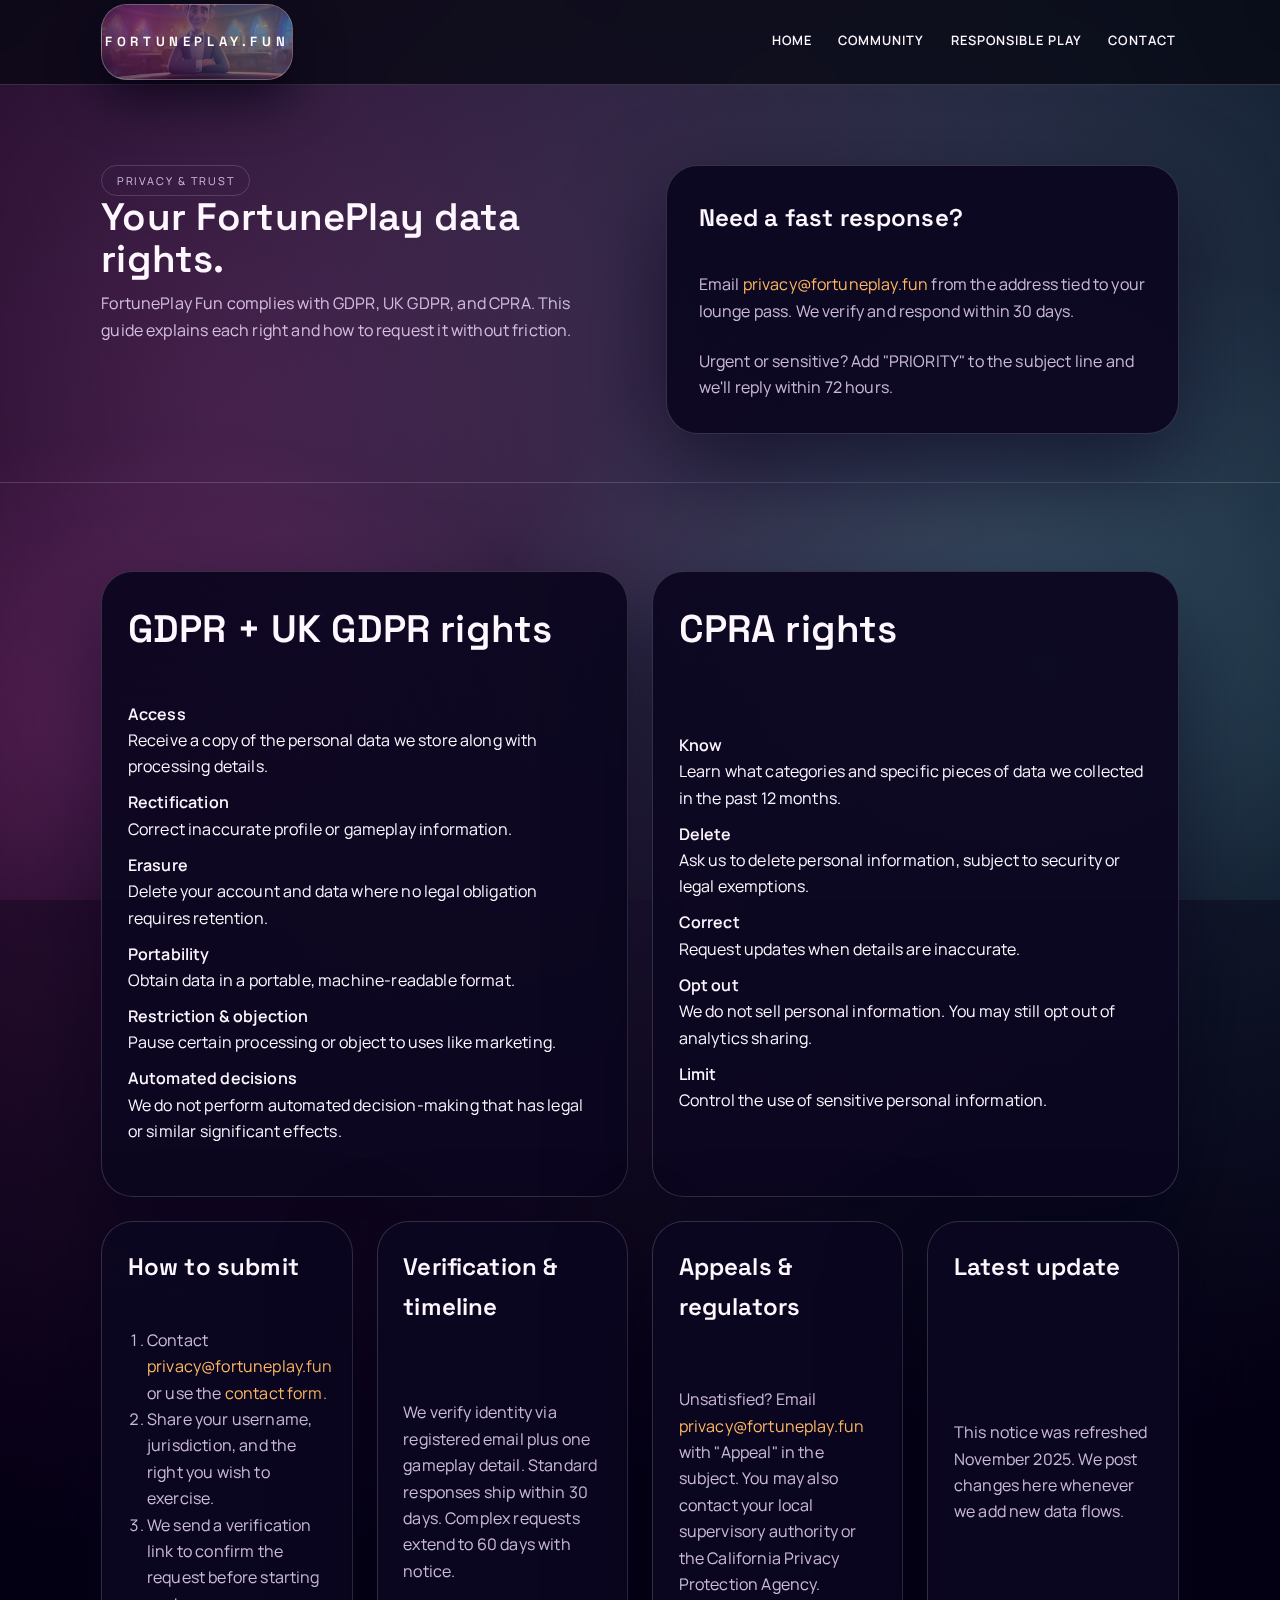
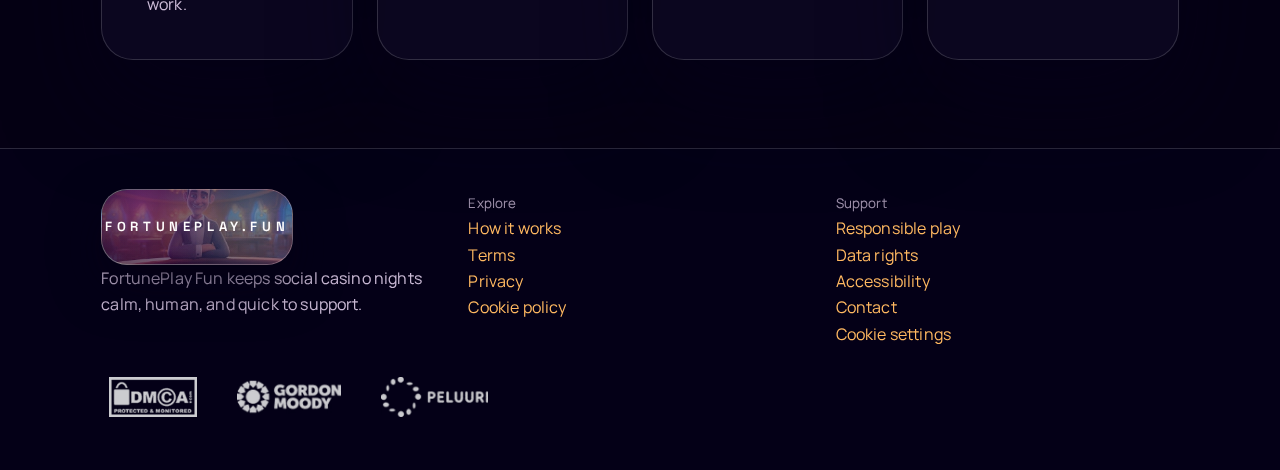
<file: data-rights/index.html>
<!doctype html>
<html lang="en">
<head>
  <meta charset="utf-8">
  <meta name="viewport" content="width=device-width, initial-scale=1">
  <meta name="theme-color" content="#f8cf5d">
  <title>Data Rights | FortunePlay Fun</title>
  <meta name="description" content="Learn how to exercise GDPR and CPRA rights with FortunePlay Fun, access, deletion, portability, and more in one place.">
  <link rel="canonical" href="https://fortuneplay.fun/data-rights/">
  <meta property="og:site_name" content="FortunePlay Fun">
  <meta property="og:title" content="Data Rights | FortunePlay Fun">
  <meta property="og:description" content="Request or delete your data, opt out of signals, and reach our privacy team directly.">
  <meta property="og:url" content="https://fortuneplay.fun/data-rights/">
  <meta property="og:type" content="website">
  <meta property="og:image" content="https://fortuneplay.fun/public/images/shareimage.webp">
  <meta name="twitter:card" content="summary_large_image">
  <meta name="twitter:title" content="Data Rights | FortunePlay Fun">
  <meta name="twitter:description" content="FortunePlay honors GDPR + CPRA. Here is the guide to every right and how to submit a request.">
  <meta name="twitter:image" content="https://fortuneplay.fun/public/images/shareimage.webp">

  <link rel="icon" href="/favicon.ico" sizes="any">
  <link rel="stylesheet" href="/styles.css?v=3">
</head>
<body>
  <a class="skip-link" href="#main-content">Skip to main content</a>
  <header class="site-header">
    <div class="shell header__inner">

      <a class="brand" href="/" aria-label="FortunePlay Fun home">
                <div class='brand__logo' role='img' aria-label='FortunePlay Fun textured logo'>
          <span aria-hidden='true'>fortuneplay.fun</span>
        </div>
      </a>

      <nav class="site-nav" aria-label="Primary">
        <a href="/">Home</a>
        <a href="/community/">Community</a>
        <a href="/responsible-play/">Responsible Play</a>
        <a href="/contact/">Contact</a>
      </nav>
    </div>
  </header>

  <main id="main-content">
    <section class="hero hero--sub">
      <div class="shell hero__grid">
        <div>
          <p class="pill">Privacy & trust</p>
          <h1>Your FortunePlay data rights.</h1>
          <p>FortunePlay Fun complies with GDPR, UK GDPR, and CPRA. This guide explains each right and how to request it without friction.</p>
        </div>
        <div class="hero__card">
          <h3>Need a fast response?</h3>
          <p>Email <a href="mailto:privacy@fortuneplay.fun">privacy@fortuneplay.fun</a> from the address tied to your lounge pass. We verify and respond within 30 days.</p>
          <p>Urgent or sensitive? Add "PRIORITY" to the subject line and we'll reply within 72 hours.</p>
        </div>
      </div>
    </section>

    <section class="section">
      <div class="shell content-grid">
        <article class="content-card content-card--wide">
          <h2>GDPR + UK GDPR rights</h2>
          <dl>
            <dt>Access</dt>
            <dd>Receive a copy of the personal data we store along with processing details.</dd>
            <dt>Rectification</dt>
            <dd>Correct inaccurate profile or gameplay information.</dd>
            <dt>Erasure</dt>
            <dd>Delete your account and data where no legal obligation requires retention.</dd>
            <dt>Portability</dt>
            <dd>Obtain data in a portable, machine-readable format.</dd>
            <dt>Restriction & objection</dt>
            <dd>Pause certain processing or object to uses like marketing.</dd>
            <dt>Automated decisions</dt>
            <dd>We do not perform automated decision-making that has legal or similar significant effects.</dd>
          </dl>
        </article>
        <article class="content-card content-card--wide">
          <h2>CPRA rights</h2>
          <dl>
            <dt>Know</dt>
            <dd>Learn what categories and specific pieces of data we collected in the past 12 months.</dd>
            <dt>Delete</dt>
            <dd>Ask us to delete personal information, subject to security or legal exemptions.</dd>
            <dt>Correct</dt>
            <dd>Request updates when details are inaccurate.</dd>
            <dt>Opt out</dt>
            <dd>We do not sell personal information. You may still opt out of analytics sharing.</dd>
            <dt>Limit</dt>
            <dd>Control the use of sensitive personal information.</dd>
          </dl>
        </article>
        <article class="content-card">
          <h3>How to submit</h3>
          <ol>
            <li>Contact <a href="mailto:privacy@fortuneplay.fun">privacy@fortuneplay.fun</a> or use the <a href="/contact/">contact form</a>.</li>
            <li>Share your username, jurisdiction, and the right you wish to exercise.</li>
            <li>We send a verification link to confirm the request before starting work.</li>
          </ol>
        </article>
        <article class="content-card">
          <h3>Verification & timeline</h3>
          <p>We verify identity via registered email plus one gameplay detail. Standard responses ship within 30 days. Complex requests extend to 60 days with notice.</p>
        </article>
        <article class="content-card">
          <h3>Appeals & regulators</h3>
          <p>Unsatisfied? Email <a href="mailto:privacy@fortuneplay.fun">privacy@fortuneplay.fun</a> with "Appeal" in the subject. You may also contact your local supervisory authority or the California Privacy Protection Agency.</p>
        </article>
        <article class="content-card">
          <h3>Latest update</h3>
          <p>This notice was refreshed November 2025. We post changes here whenever we add new data flows.</p>
        </article>
      </div>
    </section>
  </main>

  <footer class="footer">
    <div class="shell footer__grid">
      <div>

      <a class="brand" href="/" aria-label="FortunePlay Fun home">
                <div class='brand__logo' role='img' aria-label='FortunePlay Fun textured logo'>
          <span aria-hidden='true'>fortuneplay.fun</span>
        </div>
      </a>

        <p>FortunePlay Fun keeps social casino nights calm, human, and quick to support.</p>
      </div>
      <div>
        <small>Explore</small>
        <p><a href="/how-it-works/">How it works</a><br>
        <a href="/terms/">Terms</a><br>
        <a href="/privacy/">Privacy</a><br>
        <a href="/cookie-policy/">Cookie policy</a></p>
      </div>
      <div>
        <small>Support</small>
        <p><a href="/responsible-play/">Responsible play</a><br>
        <a href="/data-rights/">Data rights</a><br>
        <a href="/accessibility/">Accessibility</a><br>
        <a href="/contact/">Contact</a><br>
        <a href="/cookie-settings/">Cookie settings</a></p>
      </div>
    </div>
    <div class="shell footer__logos" aria-label="Safety and support partners">
      <a href="https://www.dmca.com/" target="_blank" rel="noopener nofollow">
        <img src="/public/images/footerimages/dmcaprotectionlogo.webp" alt="DMCA.com protection status">
      </a>
      <a href="https://www.gordonmoody.org.uk/" target="_blank" rel="noopener nofollow">
        <img src="/public/images/footerimages/gordonmoodywhitelogo.webp" alt="Gordon Moody charity">
      </a>
      <a href="https://peluuri.fi/en/" target="_blank" rel="noopener nofollow">
        <img src="/public/images/footerimages/peluurifoot.webp" alt="Peluuri helpline">
      </a>
    </div>
  </footer>
</body>
</html>
</file>
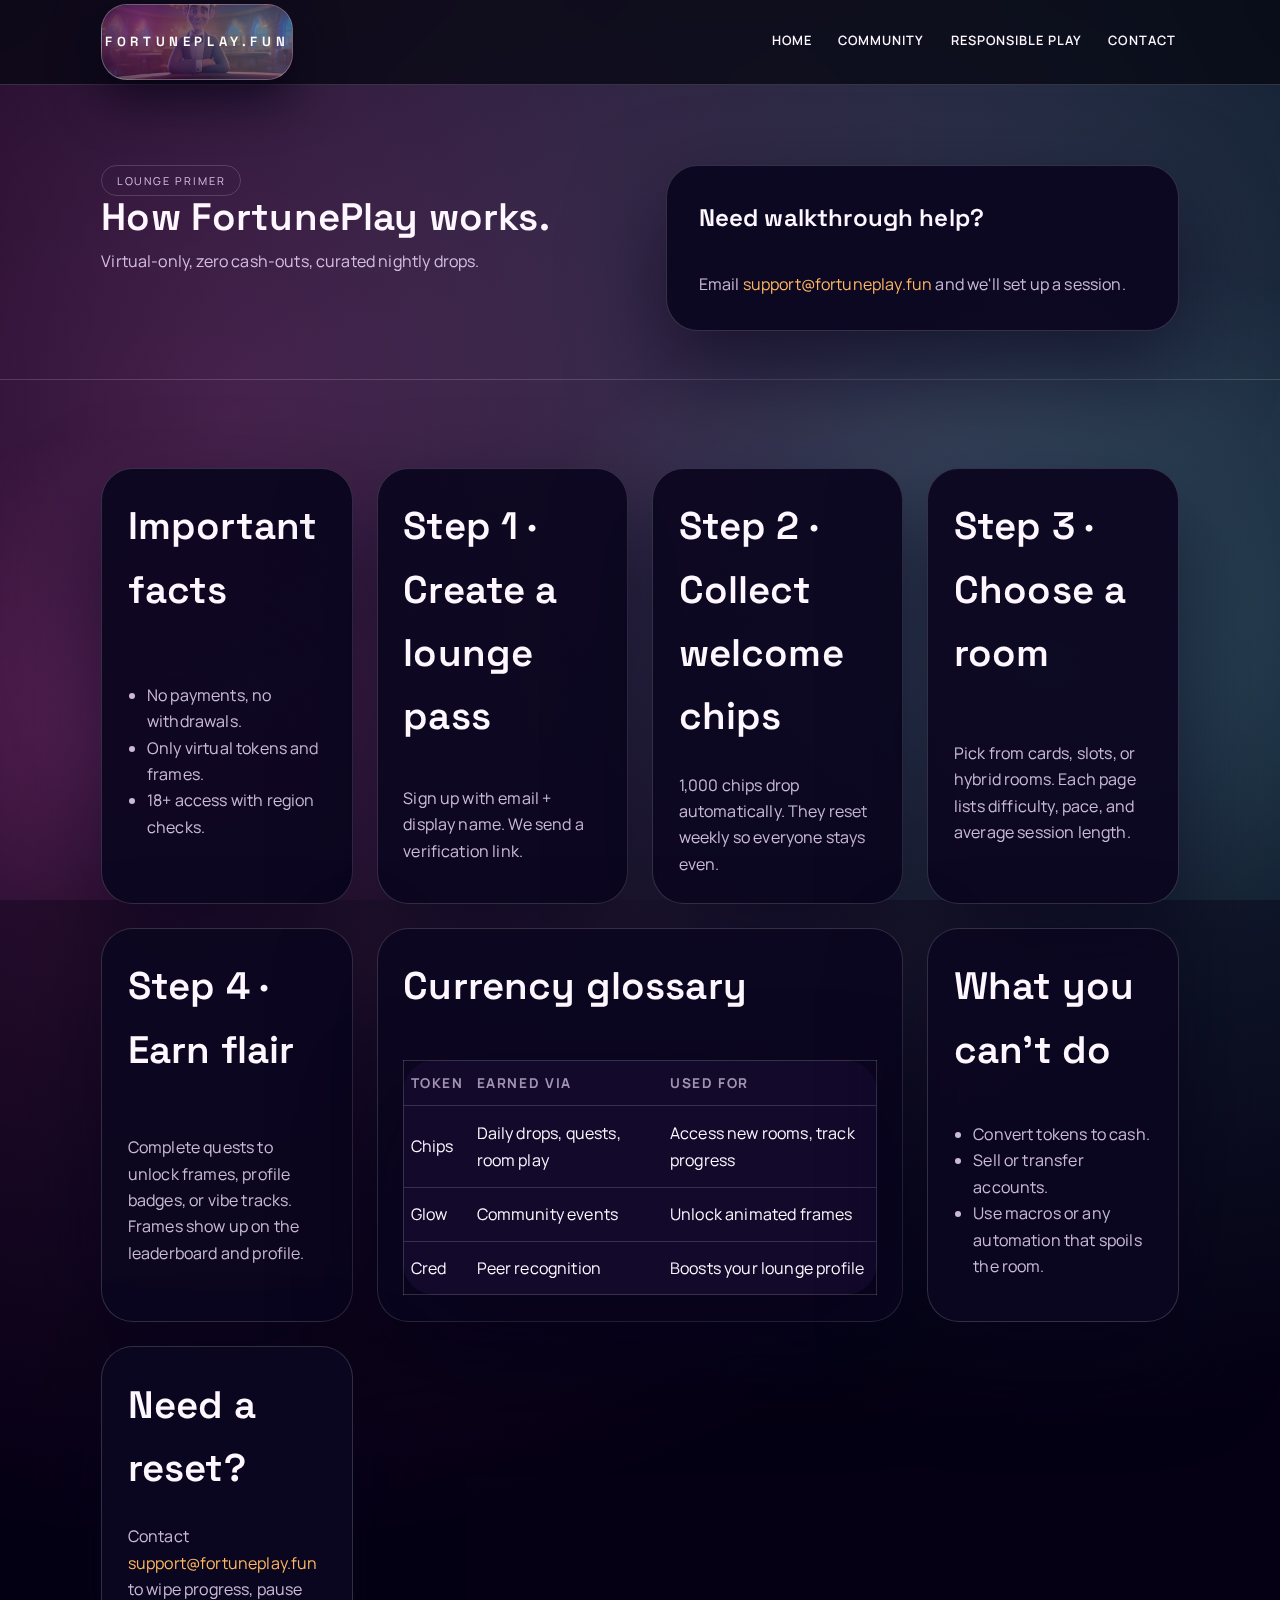
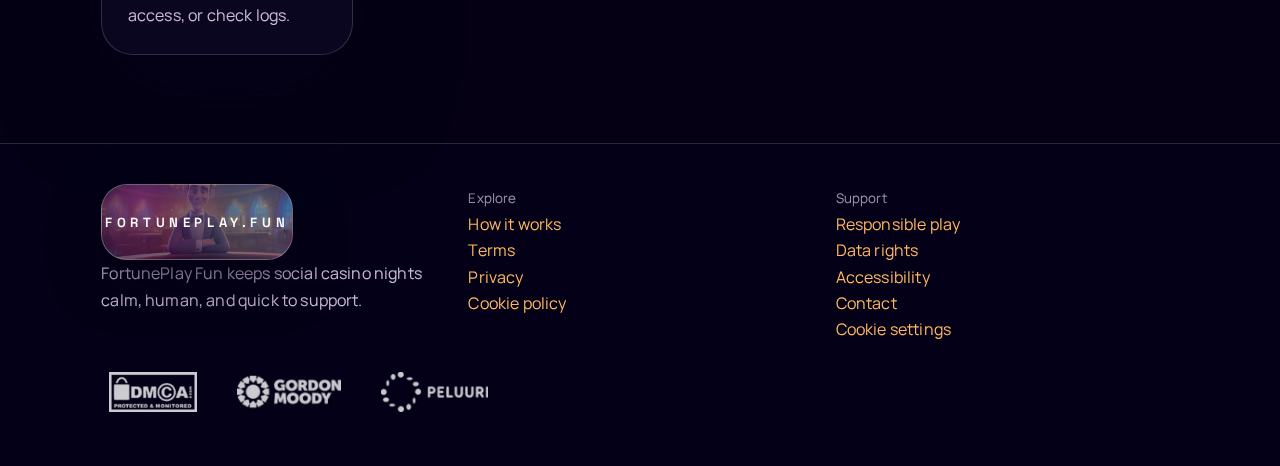
<file: how-it-works/index.html>
﻿<!doctype html>
<html lang="en">
<head>
  <meta charset="utf-8">
  <meta name="viewport" content="width=device-width, initial-scale=1">
  <meta name="theme-color" content="#f8cf5d">
  <title>How FortunePlay Works</title>
  <meta name="description" content="Understand the FortunePlay Fun flow, virtual currency only, calm rooms, and nightly drops.">
  <link rel="canonical" href="https://fortuneplay.fun/how-it-works/">
  <meta property="og:site_name" content="FortunePlay Fun">
  <meta property="og:title" content="How FortunePlay Works">
  <meta property="og:description" content="Learn the simple steps to join our social casino lounge.">
  <meta property="og:url" content="https://fortuneplay.fun/how-it-works/">
  <meta property="og:type" content="website">
  <meta property="og:image" content="https://fortuneplay.fun/public/images/shareimage.webp">
  <meta name="twitter:card" content="summary_large_image">
  <meta name="twitter:title" content="How FortunePlay Works">
  <meta name="twitter:description" content="Virtual-only, zero cash-outs, pure vibe.">
  <meta name="twitter:image" content="https://fortuneplay.fun/public/images/shareimage.webp">

  <link rel="icon" href="/favicon.ico" sizes="any">
  <link rel="stylesheet" href="/styles.css?v=3">
</head>
<body>
  <a class="skip-link" href="#main-content">Skip to main content</a>
  <header class="site-header">
    <div class="shell header__inner">

      <a class="brand" href="/" aria-label="FortunePlay Fun home">
                <div class='brand__logo' role='img' aria-label='FortunePlay Fun textured logo'>
          <span aria-hidden='true'>fortuneplay.fun</span>
        </div>
      </a>

      <nav class="site-nav" aria-label="Primary">
        <a href="/">Home</a>
        <a href="/community/">Community</a>
        <a href="/responsible-play/">Responsible Play</a>
        <a href="/contact/">Contact</a>
      </nav>
    </div>
  </header>

  <main id="main-content">
    <section class="hero hero--sub">
      <div class="shell hero__grid">
        <div>
          <p class="pill">Lounge primer</p>
          <h1>How FortunePlay works.</h1>
          <p>Virtual-only, zero cash-outs, curated nightly drops.</p>
        </div>
        <div class="hero__card">
          <h3>Need walkthrough help?</h3>
          <p>Email <a href="mailto:support@fortuneplay.fun">support@fortuneplay.fun</a> and we'll set up a session.</p>
        </div>
      </div>
    </section>

    <section class="section">
      <div class="shell content-grid">
        <article class="content-card">
          <h2>Important facts</h2>
          <ul>
            <li>No payments, no withdrawals.</li>
            <li>Only virtual tokens and frames.</li>
            <li>18+ access with region checks.</li>
          </ul>
        </article>
        <article class="content-card">
          <h2>Step 1 · Create a lounge pass</h2>
          <p>Sign up with email + display name. We send a verification link.</p>
        </article>
        <article class="content-card">
          <h2>Step 2 · Collect welcome chips</h2>
          <p>1,000 chips drop automatically. They reset weekly so everyone stays even.</p>
        </article>
        <article class="content-card">
          <h2>Step 3 · Choose a room</h2>
          <p>Pick from cards, slots, or hybrid rooms. Each page lists difficulty, pace, and average session length.</p>
        </article>
        <article class="content-card">
          <h2>Step 4 · Earn flair</h2>
          <p>Complete quests to unlock frames, profile badges, or vibe tracks. Frames show up on the leaderboard and profile.</p>
        </article>
        <article class="content-card content-card--wide">
          <h2>Currency glossary</h2>
          <table class="table-stack">
            <thead>
              <tr>
                <th>Token</th>
                <th>Earned via</th>
                <th>Used for</th>
              </tr>
            </thead>
            <tbody>
              <tr>
                <td>Chips</td>
                <td>Daily drops, quests, room play</td>
                <td>Access new rooms, track progress</td>
              </tr>
              <tr>
                <td>Glow</td>
                <td>Community events</td>
                <td>Unlock animated frames</td>
              </tr>
              <tr>
                <td>Cred</td>
                <td>Peer recognition</td>
                <td>Boosts your lounge profile</td>
              </tr>
            </tbody>
          </table>
        </article>
        <article class="content-card">
          <h2>What you can't do</h2>
          <ul>
            <li>Convert tokens to cash.</li>
            <li>Sell or transfer accounts.</li>
          <li>Use macros or any automation that spoils the room.</li>
          </ul>
        </article>
        <article class="content-card">
          <h2>Need a reset?</h2>
          <p>Contact <a href="mailto:support@fortuneplay.fun">support@fortuneplay.fun</a> to wipe progress, pause access, or check logs.</p>
        </article>
      </div>
    </section>
  </main>

  <footer class="footer">
    <div class="shell footer__grid">
      <div>

      <a class="brand" href="/" aria-label="FortunePlay Fun home">
                <div class='brand__logo' role='img' aria-label='FortunePlay Fun textured logo'>
          <span aria-hidden='true'>fortuneplay.fun</span>
        </div>
      </a>

        <p>FortunePlay Fun keeps social casino nights calm, human, and quick to support.</p>
      </div>
      <div>
        <small>Explore</small>
        <p><a href="/how-it-works/">How it works</a><br>
        <a href="/terms/">Terms</a><br>
        <a href="/privacy/">Privacy</a><br>
        <a href="/cookie-policy/">Cookie policy</a></p>
      </div>
      <div>
        <small>Support</small>
        <p><a href="/responsible-play/">Responsible play</a><br>
        <a href="/data-rights/">Data rights</a><br>
        <a href="/accessibility/">Accessibility</a><br>
        <a href="/contact/">Contact</a><br>
        <a href="/cookie-settings/">Cookie settings</a></p>
      </div>
    </div>
    <div class="shell footer__logos" aria-label="Safety and support partners">
      <a href="https://www.dmca.com/" target="_blank" rel="noopener nofollow">
        <img src="/public/images/footerimages/dmcaprotectionlogo.webp" alt="DMCA.com protection status">
      </a>
      <a href="https://www.gordonmoody.org.uk/" target="_blank" rel="noopener nofollow">
        <img src="/public/images/footerimages/gordonmoodywhitelogo.webp" alt="Gordon Moody charity">
      </a>
      <a href="https://peluuri.fi/en/" target="_blank" rel="noopener nofollow">
        <img src="/public/images/footerimages/peluurifoot.webp" alt="Peluuri helpline">
      </a>
    </div>
  </footer>
</body>
</html>
</file>
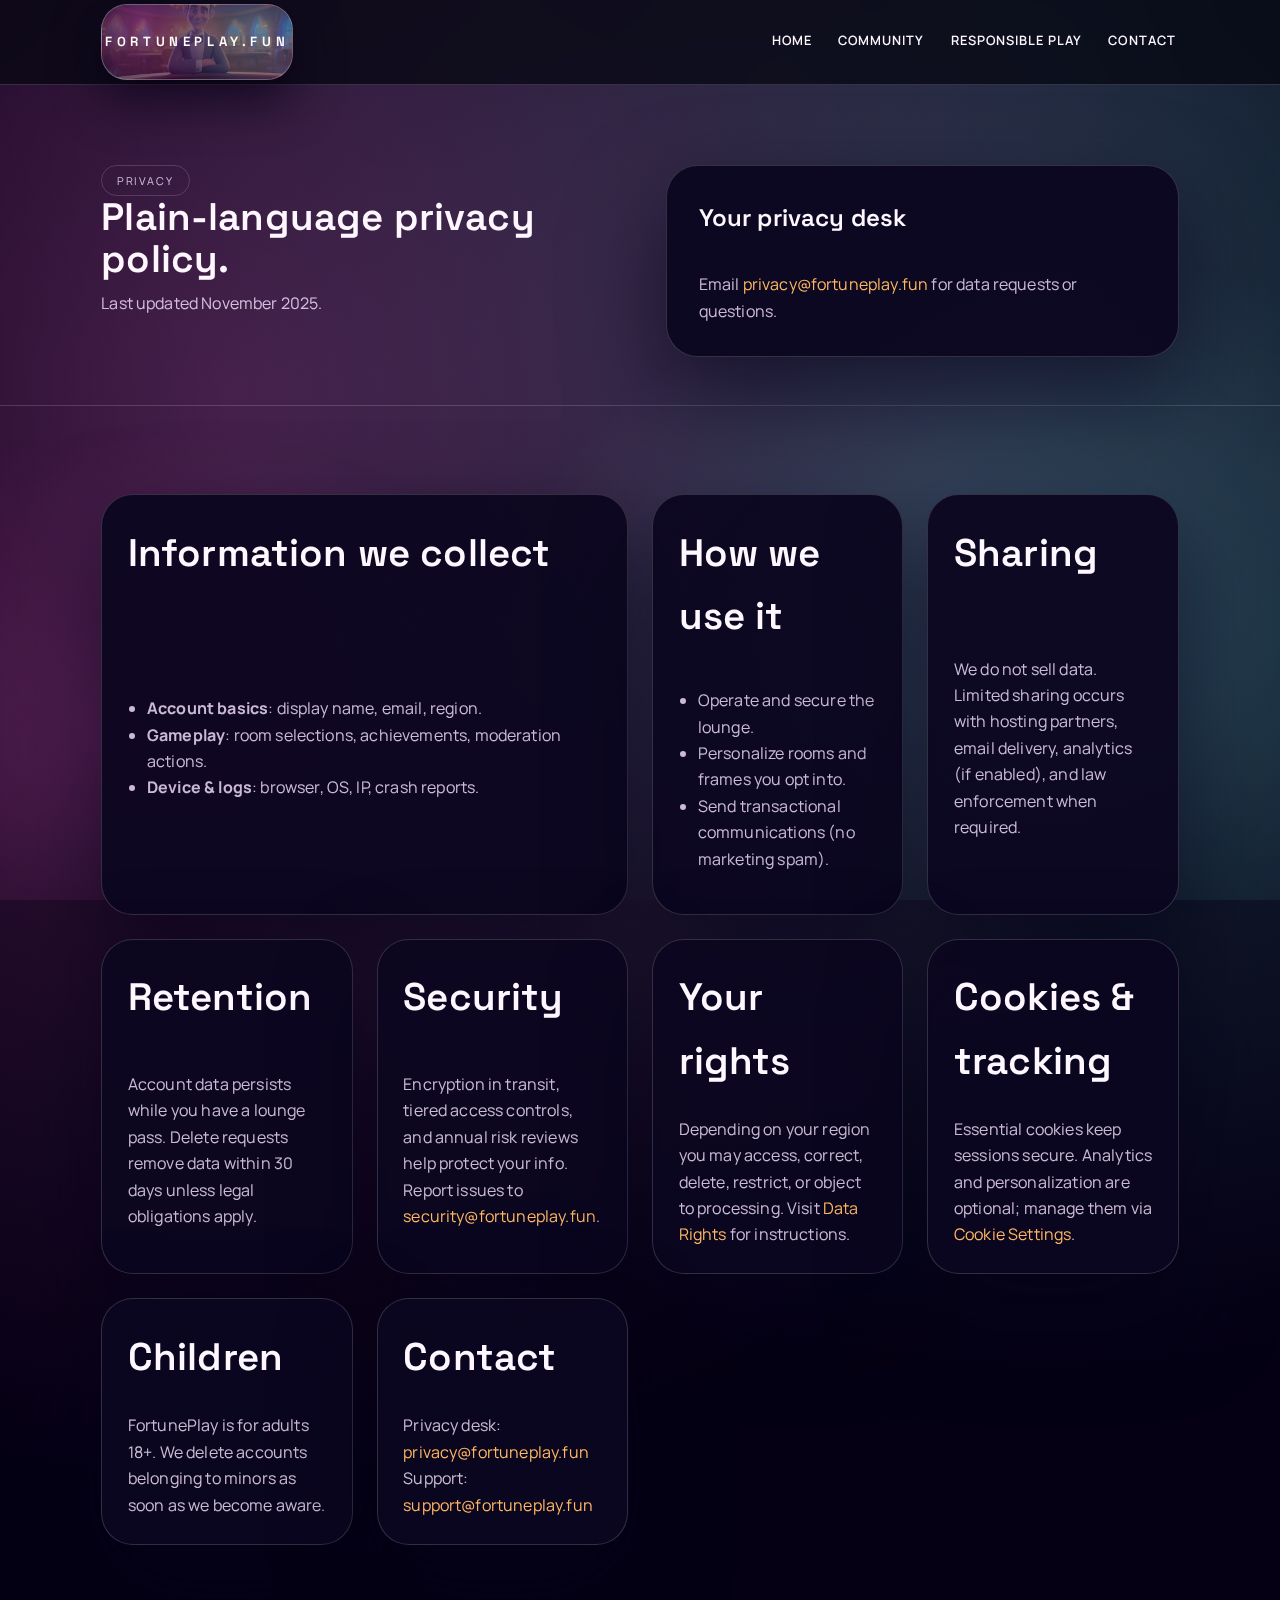
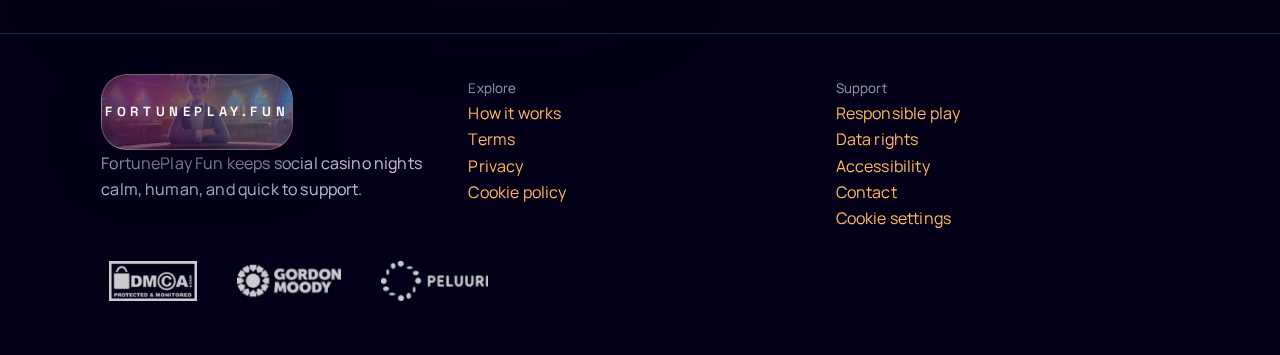
<file: privacy/index.html>
<!doctype html>
<html lang="en">
<head>
  <meta charset="utf-8">
  <meta name="viewport" content="width=device-width, initial-scale=1">
  <meta name="theme-color" content="#f8cf5d">
  <title>Privacy Policy | FortunePlay Fun</title>
  <meta name="description" content="Learn how FortunePlay Fun handles account data, analytics, and your privacy rights.">
  <link rel="canonical" href="https://fortuneplay.fun/privacy/">
  <meta property="og:site_name" content="FortunePlay Fun">
  <meta property="og:title" content="Privacy Policy | FortunePlay Fun">
  <meta property="og:description" content="Straightforward breakdown of the data we collect, why, and how to control it.">
  <meta property="og:url" content="https://fortuneplay.fun/privacy/">
  <meta property="og:type" content="website">
  <meta property="og:image" content="https://fortuneplay.fun/public/images/shareimage.webp">
  <meta name="twitter:card" content="summary_large_image">
  <meta name="twitter:title" content="Privacy Policy | FortunePlay Fun">
  <meta name="twitter:description" content="See what information FortunePlay stores and how to request changes.">
  <meta name="twitter:image" content="https://fortuneplay.fun/public/images/shareimage.webp">

  <link rel="icon" href="/favicon.ico" sizes="any">
  <link rel="stylesheet" href="/styles.css?v=3">
</head>
<body>
  <a class="skip-link" href="#main-content">Skip to main content</a>
  <header class="site-header">
    <div class="shell header__inner">

      <a class="brand" href="/" aria-label="FortunePlay Fun home">
                <div class='brand__logo' role='img' aria-label='FortunePlay Fun textured logo'>
          <span aria-hidden='true'>fortuneplay.fun</span>
        </div>
      </a>

      <nav class="site-nav" aria-label="Primary">
        <a href="/">Home</a>
        <a href="/community/">Community</a>
        <a href="/responsible-play/">Responsible Play</a>
        <a href="/contact/">Contact</a>
      </nav>
    </div>
  </header>

  <main id="main-content">
    <section class="hero hero--sub">
      <div class="shell hero__grid">
        <div>
          <p class="pill">Privacy</p>
          <h1>Plain-language privacy policy.</h1>
          <p>Last updated November 2025.</p>
        </div>
        <div class="hero__card">
          <h3>Your privacy desk</h3>
          <p>Email <a href="mailto:privacy@fortuneplay.fun">privacy@fortuneplay.fun</a> for data requests or questions.</p>
        </div>
      </div>
    </section>

    <section class="section">
      <div class="shell content-grid">
        <article class="content-card content-card--wide">
          <h2>Information we collect</h2>
          <ul>
            <li><strong>Account basics</strong>: display name, email, region.</li>
            <li><strong>Gameplay</strong>: room selections, achievements, moderation actions.</li>
            <li><strong>Device & logs</strong>: browser, OS, IP, crash reports.</li>
          </ul>
        </article>
        <article class="content-card">
          <h2>How we use it</h2>
          <ul>
            <li>Operate and secure the lounge.</li>
            <li>Personalize rooms and frames you opt into.</li>
            <li>Send transactional communications (no marketing spam).</li>
          </ul>
        </article>
        <article class="content-card">
          <h2>Sharing</h2>
          <p>We do not sell data. Limited sharing occurs with hosting partners, email delivery, analytics (if enabled), and law enforcement when required.</p>
        </article>
        <article class="content-card">
          <h2>Retention</h2>
          <p>Account data persists while you have a lounge pass. Delete requests remove data within 30 days unless legal obligations apply.</p>
        </article>
        <article class="content-card">
          <h2>Security</h2>
          <p>Encryption in transit, tiered access controls, and annual risk reviews help protect your info. Report issues to <a href="mailto:security@fortuneplay.fun">security@fortuneplay.fun</a>.</p>
        </article>
        <article class="content-card">
          <h2>Your rights</h2>
          <p>Depending on your region you may access, correct, delete, restrict, or object to processing. Visit <a href="/data-rights/">Data Rights</a> for instructions.</p>
        </article>
        <article class="content-card">
          <h2>Cookies & tracking</h2>
          <p>Essential cookies keep sessions secure. Analytics and personalization are optional; manage them via <a href="/cookie-settings/">Cookie Settings</a>.</p>
        </article>
        <article class="content-card">
          <h2>Children</h2>
          <p>FortunePlay is for adults 18+. We delete accounts belonging to minors as soon as we become aware.</p>
        </article>
        <article class="content-card">
          <h2>Contact</h2>
          <p>Privacy desk: <a href="mailto:privacy@fortuneplay.fun">privacy@fortuneplay.fun</a><br>
          Support: <a href="mailto:support@fortuneplay.fun">support@fortuneplay.fun</a></p>
        </article>
      </div>
    </section>
  </main>

  <footer class="footer">
    <div class="shell footer__grid">
      <div>

      <a class="brand" href="/" aria-label="FortunePlay Fun home">
                <div class='brand__logo' role='img' aria-label='FortunePlay Fun textured logo'>
          <span aria-hidden='true'>fortuneplay.fun</span>
        </div>
      </a>

        <p>FortunePlay Fun keeps social casino nights calm, human, and quick to support.</p>
      </div>
      <div>
        <small>Explore</small>
        <p><a href="/how-it-works/">How it works</a><br>
        <a href="/terms/">Terms</a><br>
        <a href="/privacy/">Privacy</a><br>
        <a href="/cookie-policy/">Cookie policy</a></p>
      </div>
      <div>
        <small>Support</small>
        <p><a href="/responsible-play/">Responsible play</a><br>
        <a href="/data-rights/">Data rights</a><br>
        <a href="/accessibility/">Accessibility</a><br>
        <a href="/contact/">Contact</a><br>
        <a href="/cookie-settings/">Cookie settings</a></p>
      </div>
    </div>
    <div class="shell footer__logos" aria-label="Safety and support partners">
      <a href="https://www.dmca.com/" target="_blank" rel="noopener nofollow">
        <img src="/public/images/footerimages/dmcaprotectionlogo.webp" alt="DMCA.com protection status">
      </a>
      <a href="https://www.gordonmoody.org.uk/" target="_blank" rel="noopener nofollow">
        <img src="/public/images/footerimages/gordonmoodywhitelogo.webp" alt="Gordon Moody charity">
      </a>
      <a href="https://peluuri.fi/en/" target="_blank" rel="noopener nofollow">
        <img src="/public/images/footerimages/peluurifoot.webp" alt="Peluuri helpline">
      </a>
    </div>
  </footer>
</body>
</html>
</file>
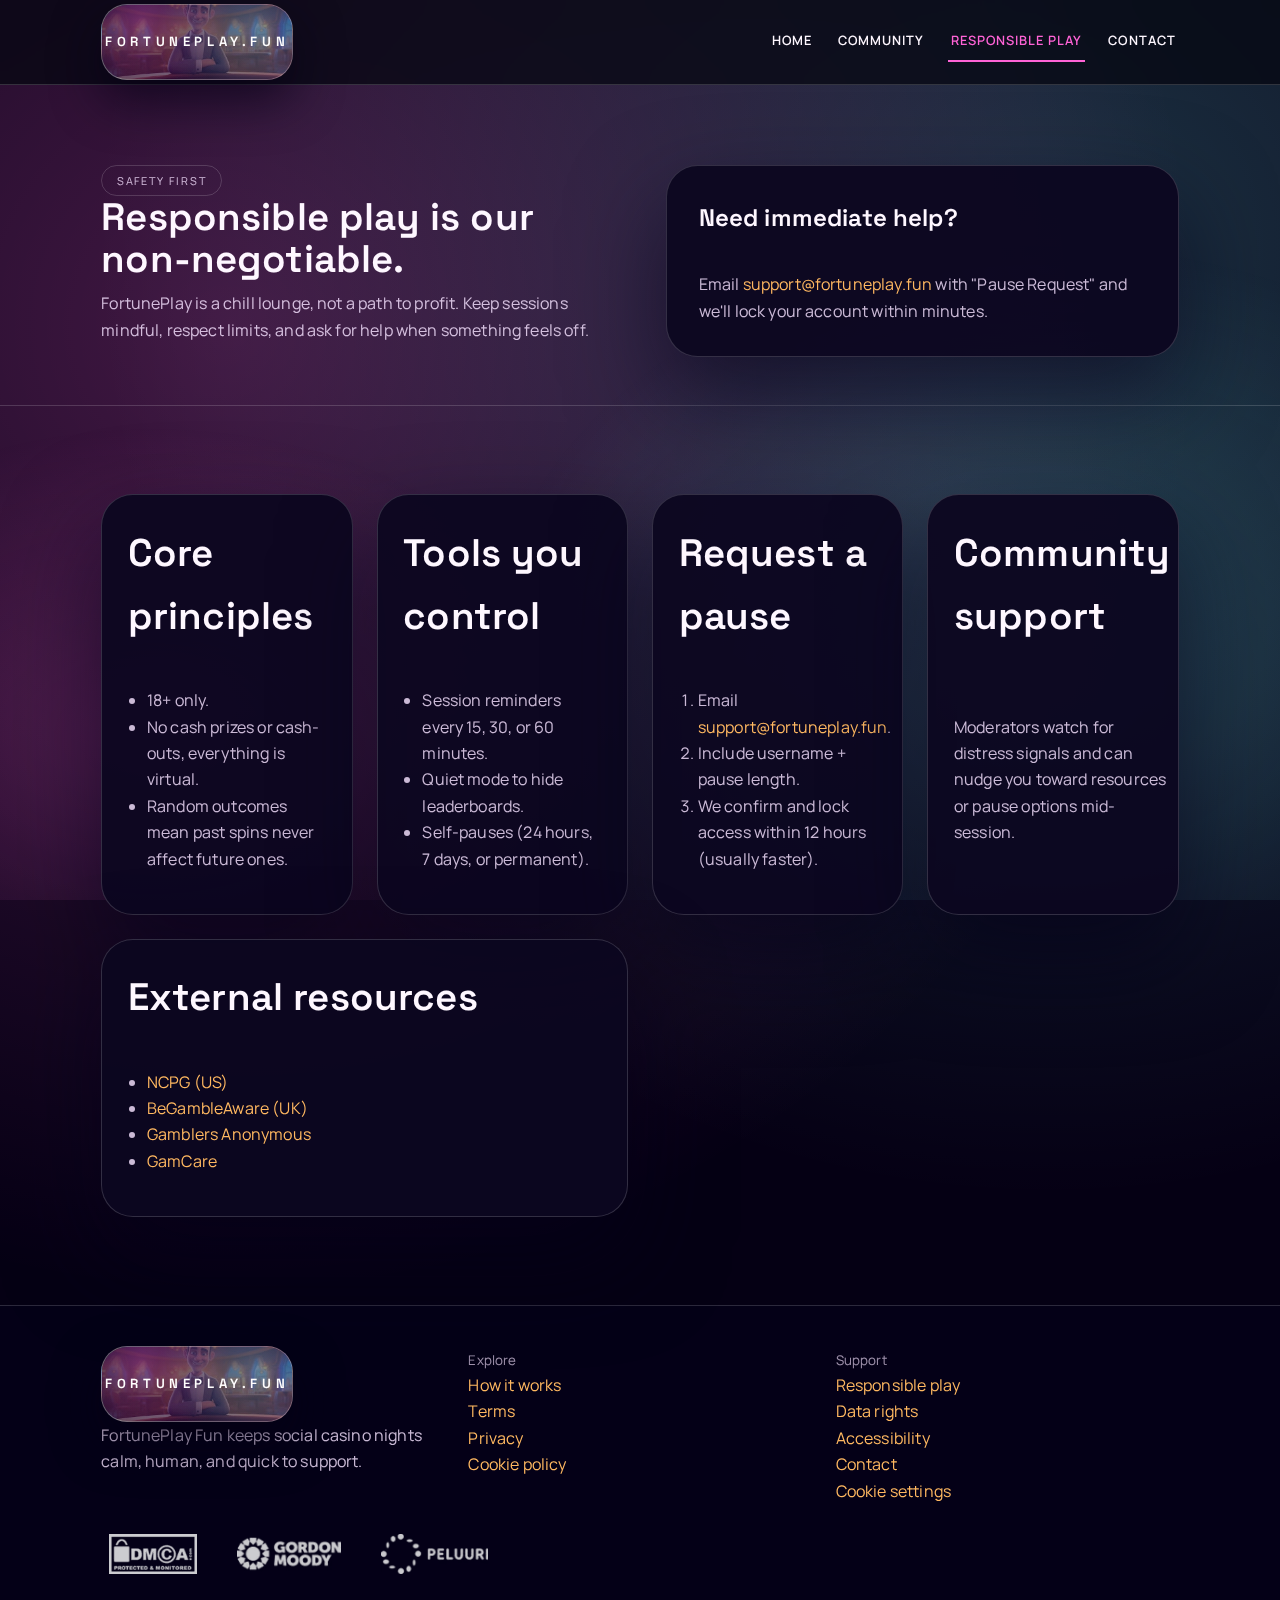
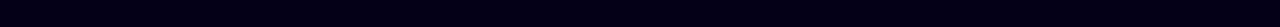
<file: responsible-play/index.html>
<!doctype html>
<html lang="en">
<head>
  <meta charset="utf-8">
  <meta name="viewport" content="width=device-width, initial-scale=1">
  <meta name="theme-color" content="#f8cf5d">
  <title>Responsible Play | FortunePlay Fun</title>
  <meta name="description" content="FortunePlay Fun is entertainment-only. Review our safety tools, age limits, and support resources.">
  <link rel="canonical" href="https://fortuneplay.fun/responsible-play/">
  <meta property="og:site_name" content="FortunePlay Fun">
  <meta property="og:title" content="Responsible Play | FortunePlay Fun">
  <meta property="og:description" content="Safety-first policies and resources for the FortunePlay lounge.">
  <meta property="og:url" content="https://fortuneplay.fun/responsible-play/">
  <meta property="og:type" content="website">
  <meta property="og:image" content="https://fortuneplay.fun/public/images/shareimage.webp">
  <meta name="twitter:card" content="summary_large_image">
  <meta name="twitter:title" content="Responsible Play | FortunePlay Fun">
  <meta name="twitter:description" content="Mindful play guidelines and help lines.">
  <meta name="twitter:image" content="https://fortuneplay.fun/public/images/shareimage.webp">

  <link rel="icon" href="/favicon.ico" sizes="any">
  <link rel="stylesheet" href="/styles.css?v=3">
</head>
<body>
  <a class="skip-link" href="#main-content">Skip to main content</a>
  <header class="site-header">
    <div class="shell header__inner">

      <a class="brand" href="/" aria-label="FortunePlay Fun home">
                <div class='brand__logo' role='img' aria-label='FortunePlay Fun textured logo'>
          <span aria-hidden='true'>fortuneplay.fun</span>
        </div>
      </a>

      <nav class="site-nav" aria-label="Primary">
        <a href="/">Home</a>
        <a href="/community/">Community</a>
        <a href="/responsible-play/" aria-current="page">Responsible Play</a>
        <a href="/contact/">Contact</a>
      </nav>
    </div>
  </header>

  <main id="main-content">
    <section class="hero hero--sub">
      <div class="shell hero__grid">
        <div>
          <p class="pill">Safety first</p>
          <h1>Responsible play is our non-negotiable.</h1>
          <p>FortunePlay is a chill lounge, not a path to profit. Keep sessions mindful, respect limits, and ask for help when something feels off.</p>
        </div>
        <div class="hero__card">
          <h3>Need immediate help?</h3>
          <p>Email <a href="mailto:support@fortuneplay.fun">support@fortuneplay.fun</a> with "Pause Request" and we'll lock your account within minutes.</p>
        </div>
      </div>
    </section>

    <section class="section">
      <div class="shell content-grid">
        <article class="content-card">
          <h2>Core principles</h2>
          <ul>
            <li>18+ only.</li>
            <li>No cash prizes or cash-outs, everything is virtual.</li>
            <li>Random outcomes mean past spins never affect future ones.</li>
          </ul>
        </article>
        <article class="content-card">
          <h2>Tools you control</h2>
          <ul>
            <li>Session reminders every 15, 30, or 60 minutes.</li>
            <li>Quiet mode to hide leaderboards.</li>
            <li>Self-pauses (24 hours, 7 days, or permanent).</li>
          </ul>
        </article>
        <article class="content-card">
          <h2>Request a pause</h2>
          <ol>
            <li>Email <a href="mailto:support@fortuneplay.fun">support@fortuneplay.fun</a>.</li>
            <li>Include username + pause length.</li>
            <li>We confirm and lock access within 12 hours (usually faster).</li>
          </ol>
        </article>
        <article class="content-card">
          <h2>Community support</h2>
          <p>Moderators watch for distress signals and can nudge you toward resources or pause options mid-session.</p>
        </article>
        <article class="content-card content-card--wide">
          <h2>External resources</h2>
          <ul>
            <li><a href="https://www.ncpgambling.org/" rel="nofollow">NCPG (US)</a></li>
            <li><a href="https://www.begambleaware.org/" rel="nofollow">BeGambleAware (UK)</a></li>
            <li><a href="https://www.gamblersanonymous.org/ga/" rel="nofollow">Gamblers Anonymous</a></li>
            <li><a href="https://www.gamcare.org.uk/" rel="nofollow">GamCare</a></li>
          </ul>
        </article>
      </div>
    </section>
  </main>

  <footer class="footer">
    <div class="shell footer__grid">
      <div>

      <a class="brand" href="/" aria-label="FortunePlay Fun home">
                <div class='brand__logo' role='img' aria-label='FortunePlay Fun textured logo'>
          <span aria-hidden='true'>fortuneplay.fun</span>
        </div>
      </a>

        <p>FortunePlay Fun keeps social casino nights calm, human, and quick to support.</p>
      </div>
      <div>
        <small>Explore</small>
        <p><a href="/how-it-works/">How it works</a><br>
        <a href="/terms/">Terms</a><br>
        <a href="/privacy/">Privacy</a><br>
        <a href="/cookie-policy/">Cookie policy</a></p>
      </div>
      <div>
        <small>Support</small>
        <p><a href="/responsible-play/">Responsible play</a><br>
        <a href="/data-rights/">Data rights</a><br>
        <a href="/accessibility/">Accessibility</a><br>
        <a href="/contact/">Contact</a><br>
        <a href="/cookie-settings/">Cookie settings</a></p>
      </div>
    </div>
    <div class="shell footer__logos" aria-label="Safety and support partners">
      <a href="https://www.dmca.com/" target="_blank" rel="noopener nofollow">
        <img src="/public/images/footerimages/dmcaprotectionlogo.webp" alt="DMCA.com protection status">
      </a>
      <a href="https://www.gordonmoody.org.uk/" target="_blank" rel="noopener nofollow">
        <img src="/public/images/footerimages/gordonmoodywhitelogo.webp" alt="Gordon Moody charity">
      </a>
      <a href="https://peluuri.fi/en/" target="_blank" rel="noopener nofollow">
        <img src="/public/images/footerimages/peluurifoot.webp" alt="Peluuri helpline">
      </a>
    </div>
  </footer>
</body>
</html>
</file>
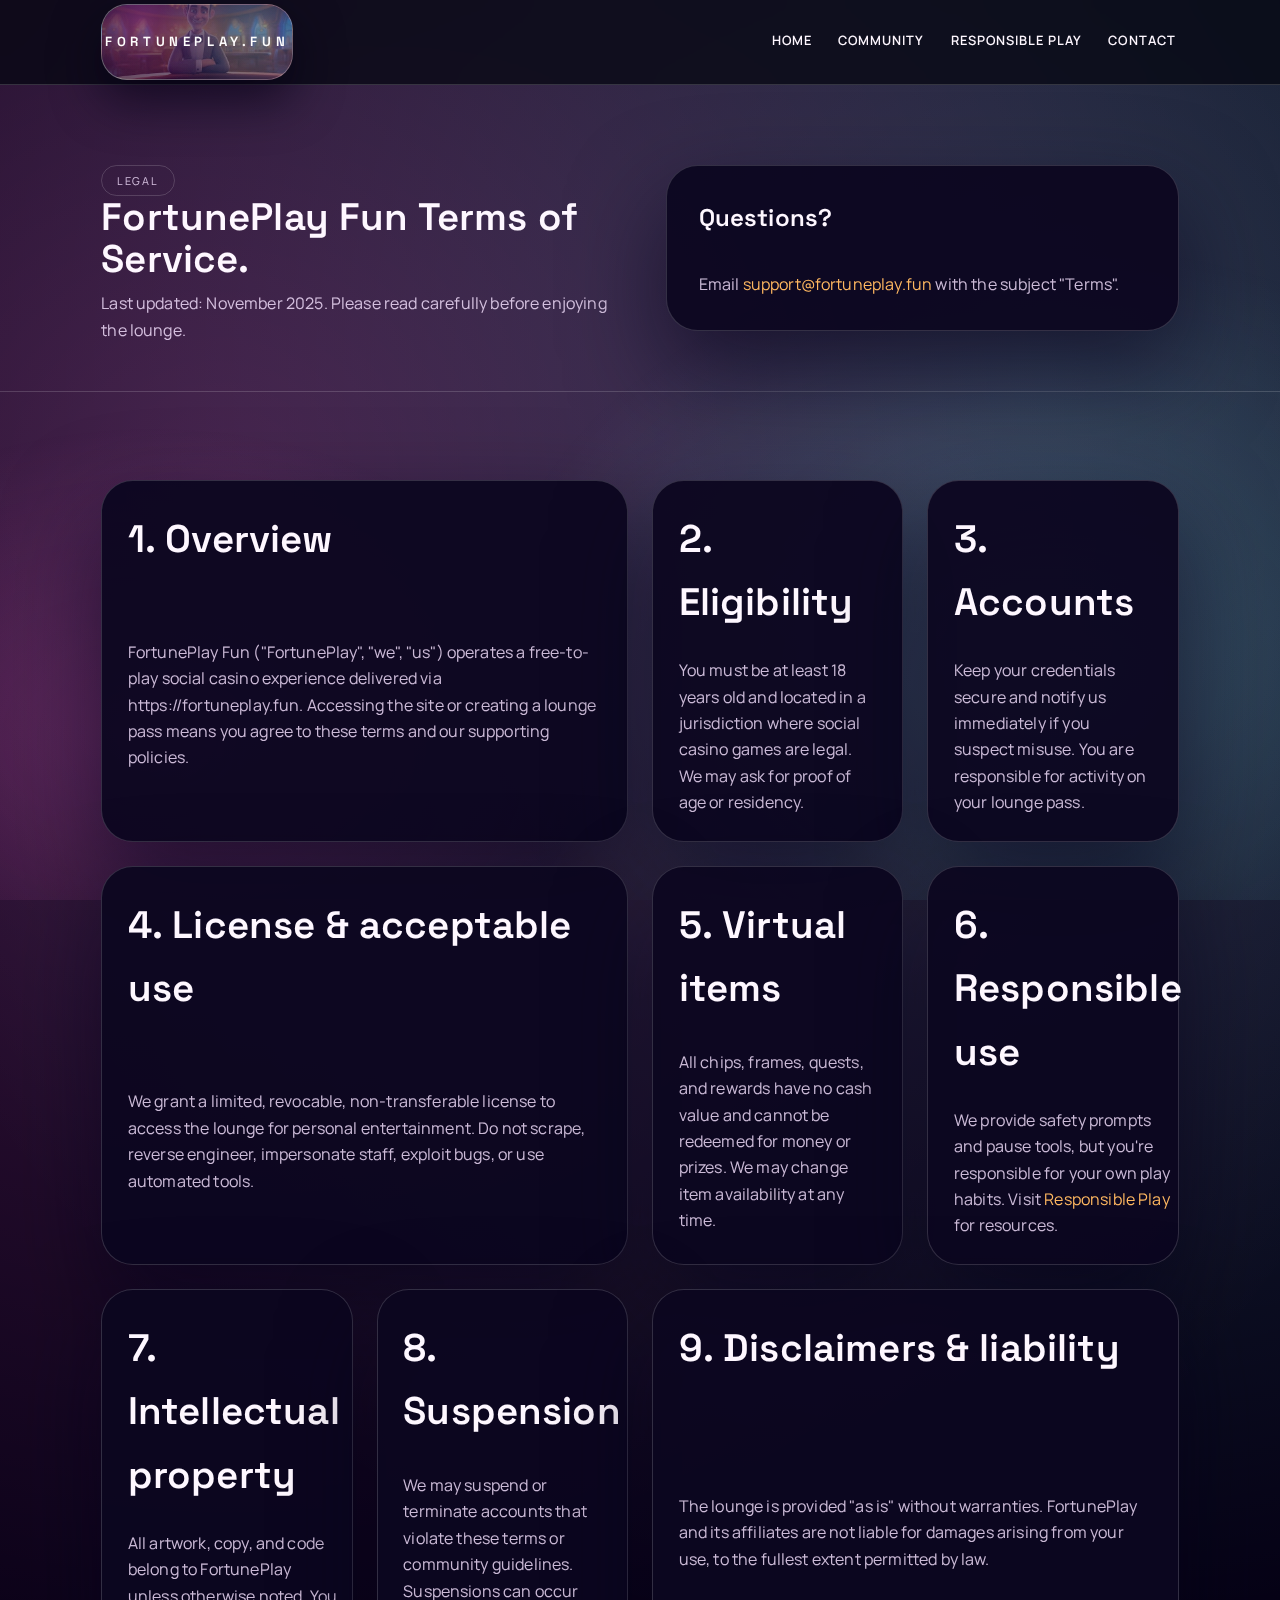
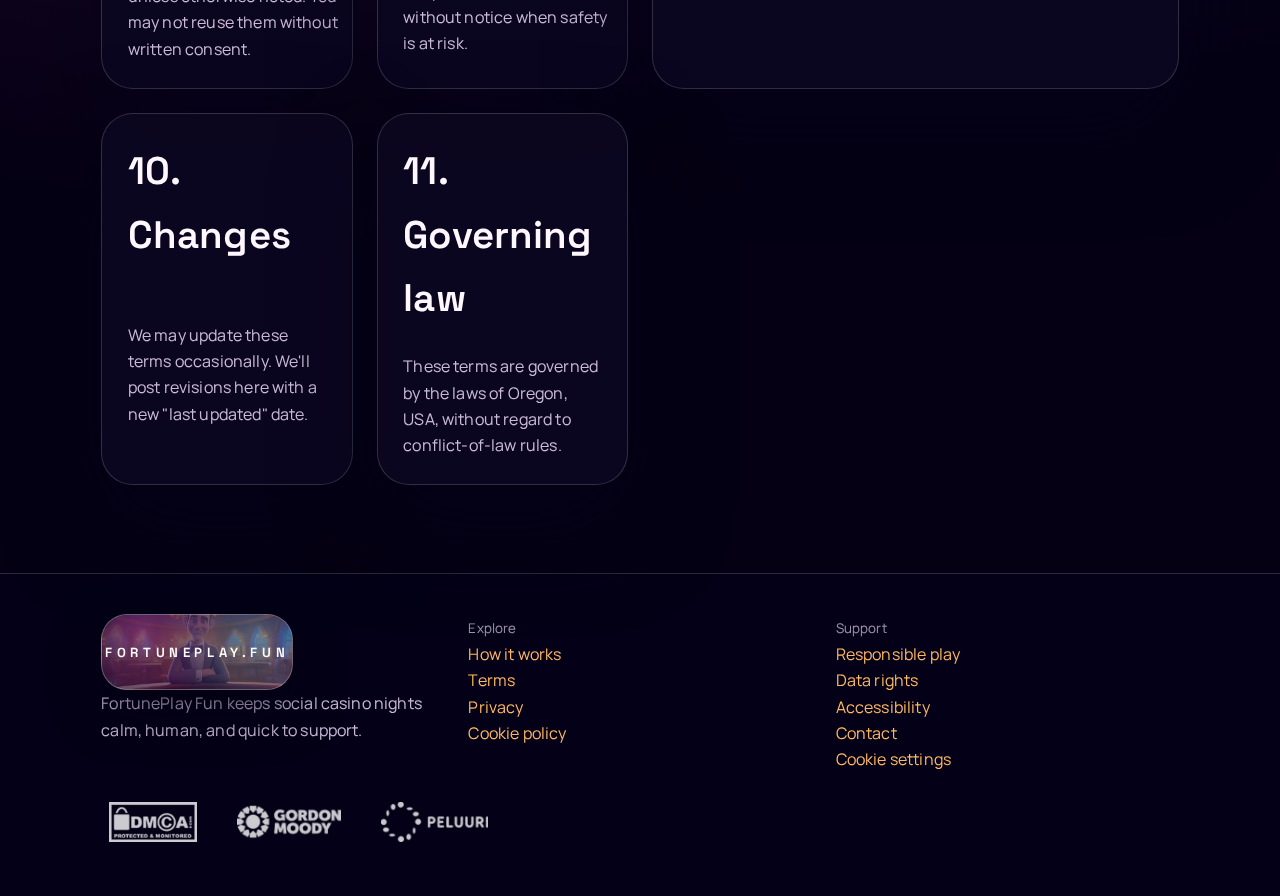
<file: terms/index.html>
<!doctype html>
<html lang="en">
<head>
  <meta charset="utf-8">
  <meta name="viewport" content="width=device-width, initial-scale=1">
  <meta name="theme-color" content="#f8cf5d">
  <title>Terms of Service | FortunePlay Fun</title>
  <meta name="description" content="Read the FortunePlay Fun terms covering accounts, acceptable use, virtual items, and responsible play.">
  <link rel="canonical" href="https://fortuneplay.fun/terms/">
  <meta property="og:site_name" content="FortunePlay Fun">
  <meta property="og:title" content="Terms of Service | FortunePlay Fun">
  <meta property="og:description" content="The legal agreement that governs your use of FortunePlay.">
  <meta property="og:url" content="https://fortuneplay.fun/terms/">
  <meta property="og:type" content="website">
  <meta property="og:image" content="https://fortuneplay.fun/public/images/shareimage.webp">
  <meta name="twitter:card" content="summary_large_image">
  <meta name="twitter:title" content="Terms of Service | FortunePlay Fun">
  <meta name="twitter:description" content="Understand the rules of our social casino lounge.">
  <meta name="twitter:image" content="https://fortuneplay.fun/public/images/shareimage.webp">

  <link rel="icon" href="/favicon.ico" sizes="any">
  <link rel="stylesheet" href="/styles.css?v=3">
</head>
<body>
  <a class="skip-link" href="#main-content">Skip to main content</a>
  <header class="site-header">
    <div class="shell header__inner">

      <a class="brand" href="/" aria-label="FortunePlay Fun home">
                <div class='brand__logo' role='img' aria-label='FortunePlay Fun textured logo'>
          <span aria-hidden='true'>fortuneplay.fun</span>
        </div>
      </a>

      <nav class="site-nav" aria-label="Primary">
        <a href="/">Home</a>
        <a href="/community/">Community</a>
        <a href="/responsible-play/">Responsible Play</a>
        <a href="/contact/">Contact</a>
      </nav>
    </div>
  </header>

  <main id="main-content">
    <section class="hero hero--sub">
      <div class="shell hero__grid">
        <div>
          <p class="pill">Legal</p>
          <h1>FortunePlay Fun Terms of Service.</h1>
          <p>Last updated: November 2025. Please read carefully before enjoying the lounge.</p>
        </div>
        <div class="hero__card">
          <h3>Questions?</h3>
          <p>Email <a href="mailto:support@fortuneplay.fun">support@fortuneplay.fun</a> with the subject "Terms".</p>
        </div>
      </div>
    </section>

    <section class="section">
      <div class="shell content-grid">
        <article class="content-card content-card--wide">
          <h2>1. Overview</h2>
          <p>FortunePlay Fun ("FortunePlay", "we", "us") operates a free-to-play social casino experience delivered via https://fortuneplay.fun. Accessing the site or creating a lounge pass means you agree to these terms and our supporting policies.</p>
        </article>
        <article class="content-card">
          <h2>2. Eligibility</h2>
          <p>You must be at least 18 years old and located in a jurisdiction where social casino games are legal. We may ask for proof of age or residency.</p>
        </article>
        <article class="content-card">
          <h2>3. Accounts</h2>
          <p>Keep your credentials secure and notify us immediately if you suspect misuse. You are responsible for activity on your lounge pass.</p>
        </article>
        <article class="content-card content-card--wide">
          <h2>4. License & acceptable use</h2>
          <p>We grant a limited, revocable, non-transferable license to access the lounge for personal entertainment. Do not scrape, reverse engineer, impersonate staff, exploit bugs, or use automated tools.</p>
        </article>
        <article class="content-card">
          <h2>5. Virtual items</h2>
          <p>All chips, frames, quests, and rewards have no cash value and cannot be redeemed for money or prizes. We may change item availability at any time.</p>
        </article>
        <article class="content-card">
          <h2>6. Responsible use</h2>
          <p>We provide safety prompts and pause tools, but you're responsible for your own play habits. Visit <a href="/responsible-play/">Responsible Play</a> for resources.</p>
        </article>
        <article class="content-card">
          <h2>7. Intellectual property</h2>
          <p>All artwork, copy, and code belong to FortunePlay unless otherwise noted. You may not reuse them without written consent.</p>
        </article>
        <article class="content-card">
          <h2>8. Suspension</h2>
          <p>We may suspend or terminate accounts that violate these terms or community guidelines. Suspensions can occur without notice when safety is at risk.</p>
        </article>
        <article class="content-card content-card--wide">
          <h2>9. Disclaimers & liability</h2>
          <p>The lounge is provided "as is" without warranties. FortunePlay and its affiliates are not liable for damages arising from your use, to the fullest extent permitted by law.</p>
        </article>
        <article class="content-card">
          <h2>10. Changes</h2>
          <p>We may update these terms occasionally. We'll post revisions here with a new "last updated" date.</p>
        </article>
        <article class="content-card">
          <h2>11. Governing law</h2>
          <p>These terms are governed by the laws of Oregon, USA, without regard to conflict-of-law rules.</p>
        </article>
      </div>
    </section>
  </main>

  <footer class="footer">
    <div class="shell footer__grid">
      <div>

      <a class="brand" href="/" aria-label="FortunePlay Fun home">
                <div class='brand__logo' role='img' aria-label='FortunePlay Fun textured logo'>
          <span aria-hidden='true'>fortuneplay.fun</span>
        </div>
      </a>

        <p>FortunePlay Fun keeps social casino nights calm, human, and quick to support.</p>
      </div>
      <div>
        <small>Explore</small>
        <p><a href="/how-it-works/">How it works</a><br>
        <a href="/terms/">Terms</a><br>
        <a href="/privacy/">Privacy</a><br>
        <a href="/cookie-policy/">Cookie policy</a></p>
      </div>
      <div>
        <small>Support</small>
        <p><a href="/responsible-play/">Responsible play</a><br>
        <a href="/data-rights/">Data rights</a><br>
        <a href="/accessibility/">Accessibility</a><br>
        <a href="/contact/">Contact</a><br>
        <a href="/cookie-settings/">Cookie settings</a></p>
      </div>
    </div>
    <div class="shell footer__logos" aria-label="Safety and support partners">
      <a href="https://www.dmca.com/" target="_blank" rel="noopener nofollow">
        <img src="/public/images/footerimages/dmcaprotectionlogo.webp" alt="DMCA.com protection status">
      </a>
      <a href="https://www.gordonmoody.org.uk/" target="_blank" rel="noopener nofollow">
        <img src="/public/images/footerimages/gordonmoodywhitelogo.webp" alt="Gordon Moody charity">
      </a>
      <a href="https://peluuri.fi/en/" target="_blank" rel="noopener nofollow">
        <img src="/public/images/footerimages/peluurifoot.webp" alt="Peluuri helpline">
      </a>
    </div>
  </footer>
</body>
</html>
</file>
<file: styles.css>
@import url('https://fonts.googleapis.com/css2?family=Space+Grotesk:wght@400;500;600;700&family=Manrope:wght@400;500;600;700&display=swap');

:root {
  --bg: #050014;
  --bg-soft: #0b0629;
  --surface: rgba(12, 6, 32, 0.95);
  --surface-alt: rgba(20, 10, 44, 0.92);
  --surface-card: rgba(255, 255, 255, 0.08);
  --brand-electric: #ff63d6;
  --brand-violet: #7cf8ff;
  --brand-amber: #ffb861;
  --brand-slate: #97b7ff;
  --text: #fef7ff;
  --muted: rgba(245, 226, 255, 0.82);
  --muted-soft: rgba(245, 226, 255, 0.64);
  --muted-strong: rgba(255, 255, 255, 0.88);
  --border: rgba(255, 255, 255, 0.16);
  --border-strong: rgba(255, 255, 255, 0.28);
  --shadow-soft: 0 40px 95px rgba(5, 0, 25, 0.6);
  --radius-lg: 32px;
  --radius-md: 20px;
  --radius-sm: 12px;
  --font-display: 'Space Grotesk', 'Manrope', system-ui, sans-serif;
  --font-body: 'Manrope', 'Space Grotesk', system-ui, sans-serif;
}

*, *::before, *::after {
  box-sizing: border-box;
}

html {
  font-size: 16px;
  scroll-behavior: smooth;
}

body {
  margin: 0;
  min-height: 100vh;
  font-family: var(--font-body);
  background: radial-gradient(circle at 18% 20%, rgba(255, 99, 214, 0.24), transparent 58%),
              radial-gradient(circle at 82% 15%, rgba(124, 248, 255, 0.2), transparent 55%),
              var(--bg);
  color: var(--text);
  line-height: 1.65;
  letter-spacing: 0.01em;
}

body::before,
body::after {
  content: "";
  position: fixed;
  inset: 0;
  pointer-events: none;
  z-index: -1;
}

body::before {
  background: radial-gradient(680px 480px at 12% 82%, rgba(255, 99, 214, 0.2), transparent 65%);
}

body::after {
  background: radial-gradient(820px 620px at 82% 75%, rgba(124, 248, 255, 0.18), transparent 70%);
}

img, svg {
  display: block;
  max-width: 100%;
  height: auto;
}

a {
  color: var(--brand-amber);
  text-decoration: none;
  transition: opacity 0.25s ease;
}

a:hover,
a:focus-visible {
  opacity: 0.7;
}

p {
  margin: 0;
  color: var(--muted);
}

h1, h2, h3, h4, h5, h6 {
  font-family: var(--font-display);
  font-weight: 600;
  margin: 0 0 0.6rem;
  color: var(--text);
}

h1 {
  font-size: clamp(2.5rem, 4vw, 3.8rem);
  line-height: 1.1;
}

h2 {
  font-size: clamp(2rem, 3vw, 2.6rem);
}

h3 {
  font-size: 1.5rem;
}

ul, ol {
  padding-left: 1.2rem;
  color: var(--muted);
}

blockquote {
  border-left: 3px solid var(--brand-electric);
  margin: 1.5rem 0;
  padding-left: 1rem;
  color: var(--muted);
}

.skip-link {
  position: absolute;
  top: 0.5rem;
  left: 50%;
  transform: translate(-50%, -200%);
  background: var(--text);
  color: #05060e;
  padding: 0.75rem 1.5rem;
  border-radius: 999px;
  z-index: 999;
  font-weight: 600;
  transition: transform 0.3s ease;
}

.skip-link:focus {
  transform: translate(-50%, 0);
}

.shell {
  width: min(1180px, 100%);
  margin: 0 auto;
  padding: 0 clamp(1.5rem, 4vw, 3.5rem);
}

.site-header {
  position: sticky;
  top: 0;
  z-index: 100;
  background: rgba(5, 7, 18, 0.75);
  border-bottom: 1px solid var(--border);
  backdrop-filter: blur(18px);
}

.header__inner {
  display: flex;
  align-items: center;
  justify-content: space-between;
  gap: 1rem;
  min-height: 84px;
}

.brand {
  display: inline-flex;
  align-items: center;
}

.brand__logo {
  width: 192px;
  height: 76px;
  border-radius: 26px;
  display: flex;
  align-items: center;
  justify-content: center;
  padding: 0 1rem;
  background-image: linear-gradient(135deg, rgba(8, 0, 36, 0.8), rgba(34, 4, 62, 0.55)), url('/public/images/logobackground.webp');
  background-size: cover;
  background-position: center;
  position: relative;
  overflow: hidden;
  text-transform: uppercase;
  letter-spacing: 0.35em;
  font-size: 0.82rem;
  font-family: var(--font-display);
  font-weight: 600;
  color: #fffefe;
  border: 1px solid rgba(255, 255, 255, 0.35);
  box-shadow: 0 20px 48px rgba(4, 2, 20, 0.65);
  transition: transform 0.2s ease, box-shadow 0.2s ease;
}

.brand__logo::after {
  content: "";
  position: absolute;
  inset: 0;
  background: radial-gradient(circle at 20% 20%, rgba(255, 99, 214, 0.45), transparent 55%),
              radial-gradient(circle at 80% 30%, rgba(124, 248, 255, 0.4), transparent 60%);
  mix-blend-mode: screen;
  opacity: 0.75;
}

.brand__logo span {
  position: relative;
  z-index: 1;
  text-shadow: 0 8px 18px rgba(2, 0, 10, 0.65);
}

.brand:hover .brand__logo,
.brand:focus-visible .brand__logo {
  transform: translateY(-2px);
  box-shadow: 0 26px 60px rgba(4, 2, 20, 0.78);
}

.site-nav {
  display: flex;
  gap: 1.25rem;
  flex-wrap: wrap;
  font-size: 0.95rem;
}

.site-nav a {
  color: var(--text);
  padding: 0.55rem 0.2rem;
  border-bottom: 2px solid transparent;
  letter-spacing: 0.08em;
  text-transform: uppercase;
  font-weight: 600;
  font-size: 0.8rem;
}

.site-nav a:hover,
.site-nav a:focus-visible,
.site-nav a[aria-current="page"] {
  border-color: var(--brand-electric);
  color: var(--brand-electric);
}

.button-row {
  display: flex;
  flex-wrap: wrap;
  gap: 0.85rem;
}

.btn {
  display: inline-flex;
  align-items: center;
  justify-content: center;
  padding: 0.95rem 1.6rem;
  border-radius: 999px;
  border: 1px solid transparent;
  font-weight: 600;
  letter-spacing: 0.05em;
  text-transform: uppercase;
  font-size: 0.9rem;
  transition: transform 0.25s ease, box-shadow 0.25s ease, border-color 0.25s ease;
}

.btn--primary {
  background: linear-gradient(130deg, var(--brand-electric), var(--brand-violet));
  color: #1a0426;
  box-shadow: 0 25px 50px rgba(255, 99, 214, 0.35);
}

.btn--ghost {
  border-color: rgba(255, 255, 255, 0.3);
  color: var(--text);
  background: rgba(6, 2, 30, 0.65);
  box-shadow: 0 18px 35px rgba(6, 0, 24, 0.5);
}

.btn--soft {
  background: rgba(255, 255, 255, 0.08);
  color: var(--text);
}

.btn:hover,
.btn:focus-visible {
  transform: translateY(-2px);
}

.pill {
  display: inline-flex;
  align-items: center;
  gap: 0.4rem;
  padding: 0.35rem 0.9rem;
  border-radius: 999px;
  border: 1px solid var(--border);
  text-transform: uppercase;
  letter-spacing: 0.18em;
  font-size: 0.68rem;
  color: var(--muted);
}

.hero {
  padding: clamp(3rem, 8vw, 6rem) 0 clamp(2rem, 6vw, 4rem);
}

.hero--simple {
  background-image: url('/public/images/herobackground.webp');
  background-size: cover;
  background-position: center;
  background-repeat: no-repeat;
  border-bottom: 1px solid var(--border);
  position: relative;
  isolation: isolate;
}

.hero--simple::before {
  content: "";
  position: absolute;
  inset: 0;
  background: rgba(1, 6, 21, 0.4);
  z-index: -2;
}

.hero--simple::after {
  content: "";
  position: absolute;
  inset: 0;
  background: linear-gradient(120deg, rgba(6, 0, 28, 0.78) 0%, rgba(18, 2, 40, 0.55) 50%, rgba(32, 8, 64, 0.45) 100%);
  z-index: -1;
}

.hero__simple {
  display: grid;
  gap: clamp(1.5rem, 4vw, 3rem);
  grid-template-columns: repeat(auto-fit, minmax(280px, 1fr));
  align-items: center;
}

.hero__content {
  display: grid;
  gap: 1.5rem;
  padding: clamp(1.25rem, 3vw, 2.25rem);
  border-radius: var(--radius-lg);
  border: 1px solid rgba(255, 255, 255, 0.12);
  background: rgba(5, 1, 24, 0.58);
  box-shadow: 0 25px 55px rgba(5, 0, 20, 0.55);
}

.hero__content h1,
.hero__content p {
  text-shadow: 0 8px 24px rgba(2, 3, 8, 0.65);
}

.hero__content .pill {
  background: rgba(255, 99, 214, 0.18);
  color: var(--text);
  border-color: rgba(255, 255, 255, 0.3);
}

.hero__panel {
  background: linear-gradient(135deg, rgba(255, 99, 214, 0.18), rgba(124, 248, 255, 0.2));
  border-radius: var(--radius-lg);
  border: 1px solid rgba(255, 255, 255, 0.2);
  padding: clamp(1.5rem, 3vw, 2.5rem);
  box-shadow: 0 30px 60px rgba(5, 7, 18, 0.4);
  display: grid;
  gap: 1rem;
}

.hero__panel ul {
  margin: 0;
  padding-left: 1.2rem;
  color: var(--foreground);
}

.hero__grid {
  display: grid;
  gap: clamp(2rem, 4vw, 3.5rem);
  grid-template-columns: repeat(auto-fit, minmax(280px, 1fr));
  align-items: center;
}

.hero__grid--primary {
  align-items: stretch;
}

.hero__card {
  background: var(--surface);
  border-radius: var(--radius-lg);
  padding: 2rem;
  border: 1px solid var(--border);
  box-shadow: var(--shadow-soft);
  display: grid;
  gap: 1.5rem;
}

.hero__badge-row {
  display: flex;
  flex-wrap: wrap;
  gap: 0.85rem;
}

.hero-badge {
  padding: 0.85rem 1rem;
  border-radius: var(--radius-md);
  border: 1px solid rgba(255, 255, 255, 0.25);
  background: rgba(6, 0, 28, 0.72);
  min-width: 160px;
  display: grid;
  gap: 0.1rem;
}

.hero-badge span {
  text-transform: uppercase;
  letter-spacing: 0.18em;
  font-size: 0.65rem;
  color: var(--muted-soft);
}

.hero-badge strong {
  font-size: 0.95rem;
}

.hero__meta-grid {
  margin-top: 1rem;
  display: grid;
  gap: 1rem;
  grid-template-columns: repeat(auto-fit, minmax(180px, 1fr));
}

.hero__metric {
  border-radius: var(--radius-md);
  border: 1px solid var(--border);
  background: rgba(8, 3, 28, 0.75);
  padding: 1rem 1.1rem;
  box-shadow: 0 20px 50px rgba(5, 0, 25, 0.35);
}

.hero__metric small {
  display: block;
  text-transform: uppercase;
  letter-spacing: 0.17em;
  font-size: 0.68rem;
  color: var(--muted-soft);
  margin-bottom: 0.35rem;
}

.hero__metric strong {
  font-size: 1.4rem;
  color: var(--text);
}

.hero__metric p {
  margin-top: 0.15rem;
  font-size: 0.92rem;
  color: var(--muted);
}

.hero__card--highlight {
  background: linear-gradient(135deg, rgba(255, 99, 214, 0.18), rgba(124, 248, 255, 0.2));
  border: 1px solid rgba(255, 255, 255, 0.25);
  box-shadow: 0 35px 65px rgba(5, 0, 20, 0.55);
  display: grid;
  gap: 1.25rem;
}

.hero__schedule {
  list-style: none;
  margin: 0;
  padding: 0;
  display: grid;
  gap: 0.9rem;
}

.hero__schedule li {
  display: grid;
  grid-template-columns: 80px 1fr;
  gap: 1rem;
  align-items: flex-start;
}

.hero__schedule strong {
  font-size: 1rem;
  color: var(--brand-electric);
}

.hero__schedule span {
  color: var(--muted);
}

.hero__chip-grid {
  display: grid;
  gap: 0.8rem;
  grid-template-columns: repeat(auto-fit, minmax(180px, 1fr));
}

.hero__chip {
  border-radius: var(--radius-md);
  border: 1px solid rgba(255, 255, 255, 0.25);
  background: rgba(8, 0, 28, 0.6);
  padding: 0.85rem 1rem;
  box-shadow: 0 20px 40px rgba(5, 0, 20, 0.45);
}

.hero__chip small {
  display: block;
  text-transform: uppercase;
  letter-spacing: 0.18em;
  font-size: 0.64rem;
  color: var(--muted-soft);
  margin-bottom: 0.2rem;
}

.hero__chip strong {
  font-size: 0.95rem;
  color: var(--text);
}

.section {
  padding: clamp(2.5rem, 7vw, 5.5rem) 0;
}

.section--contrast {
  background: rgba(7, 10, 24, 0.78);
  border-block: 1px solid var(--border);
}

.section__header {
  margin-bottom: 2.2rem;
  max-width: 760px;
}

.section__header p {
  margin-top: 0.8rem;
}

.feature-grid,
.content-grid,
.support-grid {
  display: grid;
  gap: 1.5rem;
  grid-template-columns: repeat(auto-fit, minmax(240px, 1fr));
}

.feature-card,
.content-card,
.support-card {
  padding: 1.6rem;
  border-radius: var(--radius-lg);
  border: 1px solid var(--border);
  background: var(--surface);
  box-shadow: var(--shadow-soft);
  display: grid;
  gap: 0.9rem;
}

.team-photo {
  width: 100%;
  border-radius: var(--radius-lg);
  border: 1px solid rgba(255, 255, 255, 0.2);
  box-shadow: var(--shadow-soft);
  object-fit: cover;
}

.moderator-photo {
  width: 120px;
  height: 120px;
  object-fit: cover;
  border-radius: 50%;
  border: 2px solid rgba(255, 255, 255, 0.3);
  box-shadow: 0 12px 30px rgba(5, 7, 18, 0.45);
}

.feature-card__icon {
  width: 48px;
  height: 48px;
  border-radius: var(--radius-sm);
  background: var(--surface-card);
  display: grid;
  place-items: center;
  color: var(--brand-electric);
  font-size: 1.4rem;
}

.list-inline {
  display: flex;
  flex-wrap: wrap;
  gap: 0.5rem;
  padding: 0;
  list-style: none;
}

.list-inline li {
  padding: 0.4rem 0.9rem;
  border: 1px solid var(--border);
  border-radius: 999px;
  font-size: 0.85rem;
  letter-spacing: 0.08em;
  text-transform: uppercase;
}

.callout {
  padding: 2rem;
  border-radius: var(--radius-lg);
  border: 1px solid var(--border-strong);
  background: linear-gradient(120deg, rgba(255, 99, 214, 0.16), rgba(124, 248, 255, 0.18));
  box-shadow: var(--shadow-soft);
  display: grid;
  gap: 0.9rem;
}

.grid-split {
  display: grid;
  gap: 1.5rem;
  grid-template-columns: repeat(auto-fit, minmax(280px, 1fr));
}

.pill--glow {
  background: rgba(255, 99, 214, 0.32);
  color: #fff;
  border-color: rgba(255, 255, 255, 0.3);
  box-shadow: 0 0 25px rgba(255, 99, 214, 0.35);
}

.origin__spark {
  border-radius: var(--radius-lg);
  border: 1px solid rgba(255, 255, 255, 0.25);
  padding: clamp(1.5rem, 4vw, 2.75rem);
  background: radial-gradient(circle at 20% 20%, rgba(255, 99, 214, 0.35), transparent 55%),
              radial-gradient(circle at 80% 20%, rgba(124, 248, 255, 0.3), transparent 60%),
              rgba(5, 1, 28, 0.92);
  box-shadow: 0 30px 70px rgba(5, 0, 24, 0.55);
  display: grid;
  gap: 1.2rem;
}

.origin__spark-grid {
  display: grid;
  gap: 1rem;
  grid-template-columns: repeat(auto-fit, minmax(180px, 1fr));
}

.spark-chip {
  padding: 1rem;
  border-radius: var(--radius-md);
  border: 1px solid rgba(255, 255, 255, 0.25);
  background: rgba(12, 1, 38, 0.75);
  display: grid;
  gap: 0.3rem;
}

.spark-chip small {
  text-transform: uppercase;
  letter-spacing: 0.15em;
  font-size: 0.65rem;
  color: var(--muted-soft);
}

.spark-chip strong {
  font-size: 1.1rem;
  color: var(--text);
}

.spark-chip p {
  margin: 0;
}

.origin__spark-list {
  list-style: none;
  margin: 0;
  padding: 0;
  display: grid;
  gap: 0.4rem;
}

.origin__spark-list li {
  padding-left: 1.6rem;
  position: relative;
  color: var(--muted);
}

.origin__spark-list li::before {
  content: "✦";
  position: absolute;
  left: 0;
  color: var(--brand-electric);
}

.origin__phases {
  margin-top: clamp(2rem, 6vw, 3.5rem);
  display: grid;
  gap: 1.25rem;
  grid-template-columns: repeat(auto-fit, minmax(260px, 1fr));
}

.phase-card {
  border-radius: var(--radius-lg);
  border: 1px solid var(--border);
  background: var(--surface);
  box-shadow: var(--shadow-soft);
  padding: 1.75rem;
  display: grid;
  gap: 0.9rem;
}

.phase-card__label {
  text-transform: uppercase;
  letter-spacing: 0.2em;
  font-size: 0.68rem;
  color: var(--muted-soft);
}

.phase-card__list {
  list-style: none;
  margin: 0;
  padding: 0;
  display: grid;
  gap: 0.45rem;
}

.phase-card__list li {
  padding-left: 1.5rem;
  position: relative;
  color: var(--muted);
  font-size: 0.92rem;
}

.phase-card__list li::before {
  content: "";
  width: 6px;
  height: 6px;
  border-radius: 50%;
  background: var(--brand-electric);
  position: absolute;
  left: 0;
  top: 0.5rem;
}

.checklist {
  list-style: none;
  padding: 0;
  margin: 0;
  display: grid;
  gap: 0.85rem;
}

.checklist li {
  display: flex;
  gap: 0.6rem;
  align-items: flex-start;
}

.checklist svg {
  flex-shrink: 0;
  width: 20px;
  height: 20px;
  color: var(--brand-electric);
}

.footer {
  border-top: 1px solid var(--border);
  padding: 2.5rem 0 3rem;
  background: rgba(4, 0, 24, 0.92);
}

.footer__grid {
  display: grid;
  gap: 1.5rem;
  grid-template-columns: repeat(auto-fit, minmax(220px, 1fr));
}

.footer small {
  color: var(--muted-soft);
}

.footer__logos {
  display: flex;
  flex-wrap: wrap;
  align-items: center;
  gap: 1.5rem;
  margin-top: 1.5rem;
}

.footer__logos a {
  display: inline-flex;
  align-items: center;
  padding: 0.35rem 0.5rem;
}

.footer__logos img {
  height: 40px;
  width: auto;
  opacity: 0.8;
  transition: opacity 0.2s ease;
}

.footer__logos a:hover img,
.footer__logos a:focus-visible img {
  opacity: 1;
}

.hero--sub {
  padding: clamp(3rem, 8vw, 5rem) 0 clamp(1.5rem, 4vw, 3rem);
  border-bottom: 1px solid var(--border);
}

.hero--sub .hero__grid {
  align-items: flex-start;
}

.hero--sub h1 {
  font-size: clamp(2.1rem, 3vw, 3rem);
}

.content-card--wide {
  grid-column: span 2;
}

.table-stack {
  border: 1px solid var(--border);
  border-radius: var(--radius-lg);
  padding: 1.5rem;
  background: var(--surface-alt);
  box-shadow: var(--shadow-soft);
  width: 100%;
  border-collapse: collapse;
}

.table-stack th,
.table-stack td {
  text-align: left;
  padding: 0.65rem 0.4rem;
  border-bottom: 1px solid var(--border);
}

.table-stack thead th {
  font-size: 0.85rem;
  text-transform: uppercase;
  letter-spacing: 0.12em;
  color: var(--muted-soft);
}

.table-stack tr:last-child td {
  border-bottom: none;
}

.table-stack dl {
  display: grid;
  gap: 0.6rem;
}

dt {
  font-weight: 600;
  color: var(--text);
}

dd {
  margin: 0 0 0.6rem;
}

form {
  display: grid;
  gap: 1rem;
}

label {
  font-weight: 600;
}

input,
textarea {
  width: 100%;
  padding: 0.85rem 1rem;
  border-radius: var(--radius-sm);
  border: 1px solid var(--border);
  background: rgba(255, 255, 255, 0.03);
  color: var(--text);
  font-family: inherit;
}

textarea {
  min-height: 140px;
}

@media (max-width: 900px) {
  .site-nav {
    justify-content: flex-start;
  }
}

@media (max-width: 720px) {
  .site-header {
    position: static;
  }

  .header__inner {
    flex-direction: column;
    align-items: flex-start;
    padding: 1.5rem 0;
  }

  .site-nav {
    width: 100%;
    justify-content: space-between;
  }
}

@media (max-width: 520px) {
  .site-nav {
    flex-direction: column;
    gap: 0.4rem;
  }

  .button-row {
    flex-direction: column;
  }

}
</file>
